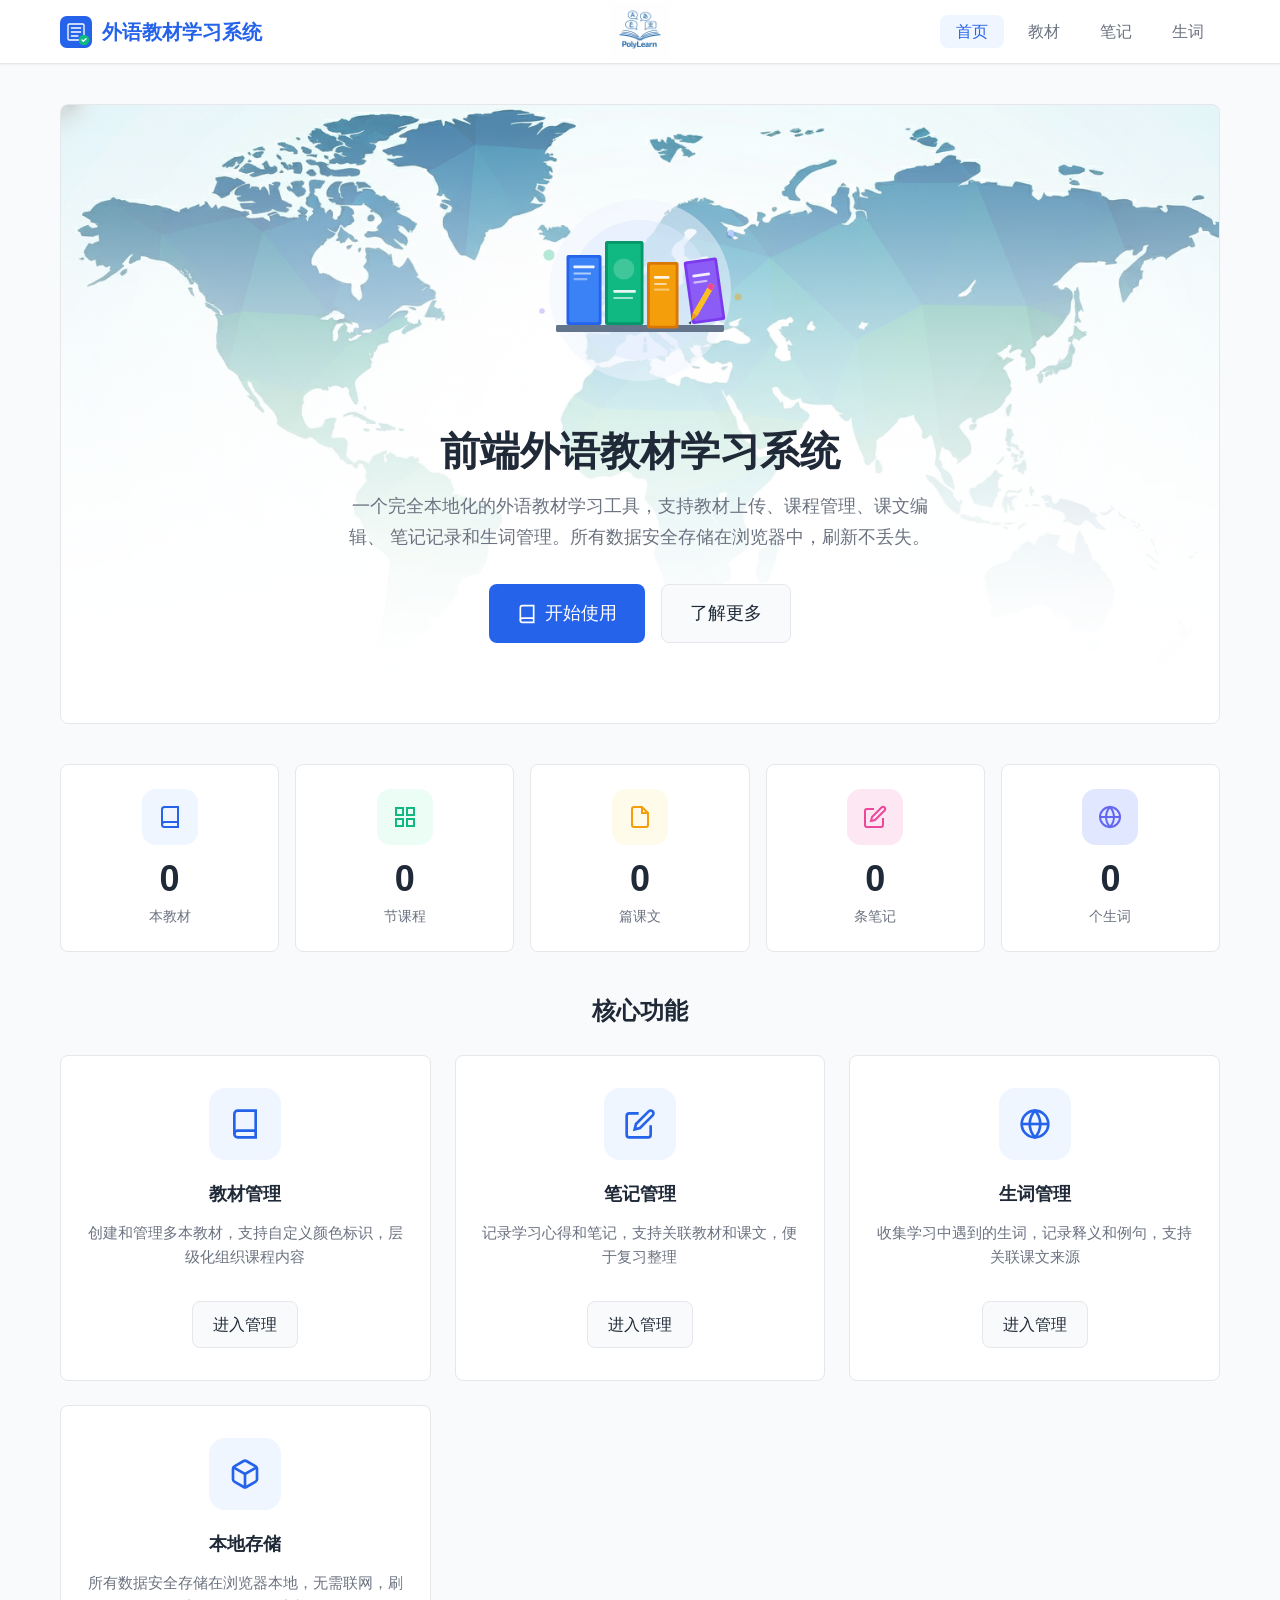
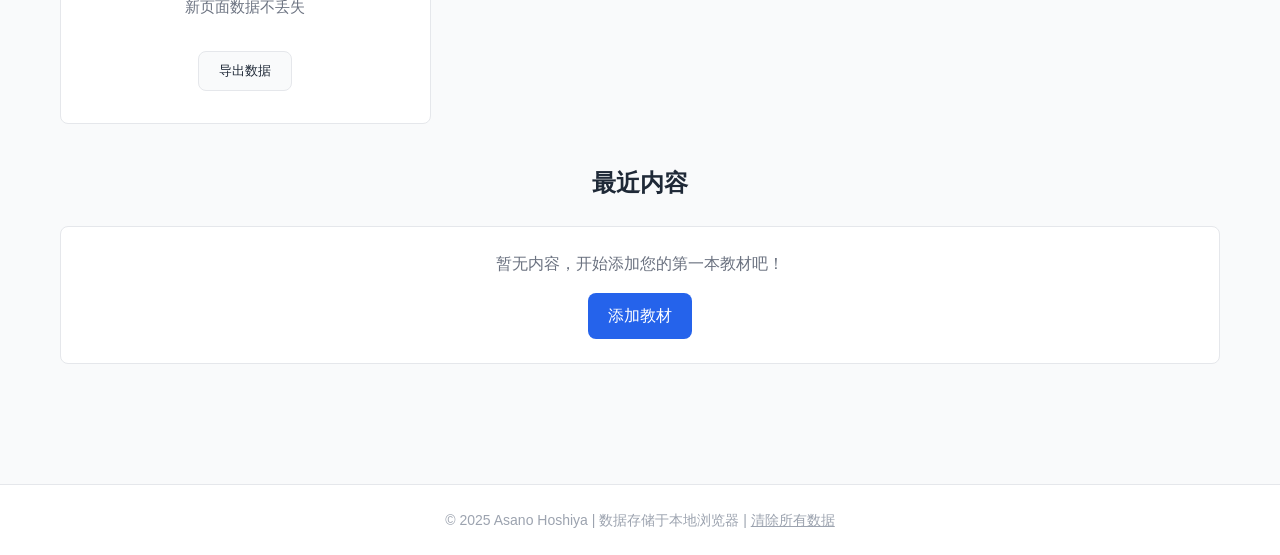
<file: index.html>
<!DOCTYPE html>
<html lang="zh-CN">
<head>
    <meta charset="UTF-8">
    <meta name="viewport" content="width=device-width, initial-scale=1.0">
    <meta name="description" content="前端外语教材学习系统 - 本地化教材、课程、课文管理工具">
    <title>外语教材学习系统 - 首页</title>
    <link rel="stylesheet" href="css/style.css">
    <link rel="stylesheet" href="css/index.css">
</head>
<body>
    <!-- ========== 导航栏 ========== -->
    <nav class="navbar">
        <div class="navbar-container">
            <a href="index.html" class="navbar-logo">
                <img src="images/logo.svg" alt="Logo">
                <span>外语教材学习系统</span>
            </a>

            <button class="navbar-toggle" aria-label="切换菜单">
                <span></span>
                <span></span>
                <span></span>
            </button>

            <!-- 中央 Logo -->
            <div class="navbar-center-logo">
                <img src="images/Logo.png" alt="Center Logo">
                <!-- 或者用占位符 -->
                <!-- <div class="logo-placeholder">LOGO</div> -->
            </div>

            <ul class="navbar-menu">
                <li><a href="index.html" class="navbar-link active">首页</a></li>
                <li><a href="textbooks.html" class="navbar-link">教材</a></li>
                <li><a href="notes.html" class="navbar-link">笔记</a></li>
                <li><a href="vocabulary.html" class="navbar-link">生词</a></li>
            </ul>
        </div>
    </nav>

    <!-- ========== 主内容区域 ========== -->
    <main class="main-content">
        <!-- Hero 区域 -->
        <section class="hero">
            <img src="images/hero-books.svg" alt="教材管理" class="hero-image">
            <h1 class="hero-title">前端外语教材学习系统</h1>
            <p class="hero-description">
                一个完全本地化的外语教材学习工具，支持教材上传、课程管理、课文编辑、
                笔记记录和生词管理。所有数据安全存储在浏览器中，刷新不丢失。
            </p>
            <div class="hero-actions">
                <a href="textbooks.html" class="btn btn-primary btn-lg">
                    <svg width="20" height="20" viewBox="0 0 24 24" fill="none" stroke="currentColor" stroke-width="2">
                        <path d="M4 19.5A2.5 2.5 0 0 1 6.5 17H20"></path>
                        <path d="M6.5 2H20v20H6.5A2.5 2.5 0 0 1 4 19.5v-15A2.5 2.5 0 0 1 6.5 2z"></path>
                    </svg>
                    开始使用
                </a>
                <a href="#features" class="btn btn-secondary btn-lg">了解更多</a>
            </div>
        </section>

        <!-- 数据统计 -->
        <section class="stats-section mb-4">
            <div class="stats-grid" id="stats-grid">
                <div class="stat-card">
                    <div class="stat-icon" style="background-color: var(--primary-light); color: var(--primary-color);">
                        <svg width="24" height="24" viewBox="0 0 24 24" fill="none" stroke="currentColor" stroke-width="2">
                            <path d="M4 19.5A2.5 2.5 0 0 1 6.5 17H20"></path>
                            <path d="M6.5 2H20v20H6.5A2.5 2.5 0 0 1 4 19.5v-15A2.5 2.5 0 0 1 6.5 2z"></path>
                        </svg>
                    </div>
                    <div class="stat-value" id="stat-textbooks">0</div>
                    <div class="stat-label">本教材</div>
                </div>
                <div class="stat-card">
                    <div class="stat-icon" style="background-color: var(--success-light); color: var(--success-color);">
                        <svg width="24" height="24" viewBox="0 0 24 24" fill="none" stroke="currentColor" stroke-width="2">
                            <rect x="3" y="3" width="7" height="7"></rect>
                            <rect x="14" y="3" width="7" height="7"></rect>
                            <rect x="14" y="14" width="7" height="7"></rect>
                            <rect x="3" y="14" width="7" height="7"></rect>
                        </svg>
                    </div>
                    <div class="stat-value" id="stat-courses">0</div>
                    <div class="stat-label">节课程</div>
                </div>
                <div class="stat-card">
                    <div class="stat-icon" style="background-color: var(--warning-light); color: var(--warning-color);">
                        <svg width="24" height="24" viewBox="0 0 24 24" fill="none" stroke="currentColor" stroke-width="2">
                            <path d="M14 2H6a2 2 0 0 0-2 2v16a2 2 0 0 0 2 2h12a2 2 0 0 0 2-2V8z"></path>
                            <polyline points="14 2 14 8 20 8"></polyline>
                        </svg>
                    </div>
                    <div class="stat-value" id="stat-lessons">0</div>
                    <div class="stat-label">篇课文</div>
                </div>
                <div class="stat-card">
                    <div class="stat-icon" style="background-color: #fce7f3; color: #ec4899;">
                        <svg width="24" height="24" viewBox="0 0 24 24" fill="none" stroke="currentColor" stroke-width="2">
                            <path d="M11 4H4a2 2 0 0 0-2 2v14a2 2 0 0 0 2 2h14a2 2 0 0 0 2-2v-7"></path>
                            <path d="M18.5 2.5a2.121 2.121 0 0 1 3 3L12 15l-4 1 1-4 9.5-9.5z"></path>
                        </svg>
                    </div>
                    <div class="stat-value" id="stat-notes">0</div>
                    <div class="stat-label">条笔记</div>
                </div>
                <div class="stat-card">
                    <div class="stat-icon" style="background-color: #e0e7ff; color: #6366f1;">
                        <svg width="24" height="24" viewBox="0 0 24 24" fill="none" stroke="currentColor" stroke-width="2">
                            <circle cx="12" cy="12" r="10"></circle>
                            <line x1="2" y1="12" x2="22" y2="12"></line>
                            <path d="M12 2a15.3 15.3 0 0 1 4 10 15.3 15.3 0 0 1-4 10 15.3 15.3 0 0 1-4-10 15.3 15.3 0 0 1 4-10z"></path>
                        </svg>
                    </div>
                    <div class="stat-value" id="stat-vocabulary">0</div>
                    <div class="stat-label">个生词</div>
                </div>
            </div>
        </section>

        <!-- 功能介绍 -->
        <section class="features-section" id="features">
            <h2 class="section-title">核心功能</h2>
            <div class="card-grid">
                <!-- 教材管理 -->
                <div class="card feature-card">
                    <div class="feature-icon">
                        <svg width="32" height="32" viewBox="0 0 24 24" fill="none" stroke="currentColor" stroke-width="2">
                            <path d="M4 19.5A2.5 2.5 0 0 1 6.5 17H20"></path>
                            <path d="M6.5 2H20v20H6.5A2.5 2.5 0 0 1 4 19.5v-15A2.5 2.5 0 0 1 6.5 2z"></path>
                        </svg>
                    </div>
                    <h3 class="feature-title">教材管理</h3>
                    <p class="feature-description">
                        创建和管理多本教材，支持自定义颜色标识，层级化组织课程内容
                    </p>
                    <a href="textbooks.html" class="btn btn-secondary mt-2">进入管理</a>
                </div>

                <!-- 笔记管理 -->
                <div class="card feature-card">
                    <div class="feature-icon">
                        <svg width="32" height="32" viewBox="0 0 24 24" fill="none" stroke="currentColor" stroke-width="2">
                            <path d="M11 4H4a2 2 0 0 0-2 2v14a2 2 0 0 0 2 2h14a2 2 0 0 0 2-2v-7"></path>
                            <path d="M18.5 2.5a2.121 2.121 0 0 1 3 3L12 15l-4 1 1-4 9.5-9.5z"></path>
                        </svg>
                    </div>
                    <h3 class="feature-title">笔记管理</h3>
                    <p class="feature-description">
                        记录学习心得和笔记，支持关联教材和课文，便于复习整理
                    </p>
                    <a href="notes.html" class="btn btn-secondary mt-2">进入管理</a>
                </div>

                <!-- 生词管理 -->
                <div class="card feature-card">
                    <div class="feature-icon">
                        <svg width="32" height="32" viewBox="0 0 24 24" fill="none" stroke="currentColor" stroke-width="2">
                            <circle cx="12" cy="12" r="10"></circle>
                            <line x1="2" y1="12" x2="22" y2="12"></line>
                            <path d="M12 2a15.3 15.3 0 0 1 4 10 15.3 15.3 0 0 1-4 10 15.3 15.3 0 0 1-4-10 15.3 15.3 0 0 1 4-10z"></path>
                        </svg>
                    </div>
                    <h3 class="feature-title">生词管理</h3>
                    <p class="feature-description">
                        收集学习中遇到的生词，记录释义和例句，支持关联课文来源
                    </p>
                    <a href="vocabulary.html" class="btn btn-secondary mt-2">进入管理</a>
                </div>

                <!-- 本地存储 -->
                <div class="card feature-card">
                    <div class="feature-icon">
                        <svg width="32" height="32" viewBox="0 0 24 24" fill="none" stroke="currentColor" stroke-width="2">
                            <path d="M21 16V8a2 2 0 0 0-1-1.73l-7-4a2 2 0 0 0-2 0l-7 4A2 2 0 0 0 3 8v8a2 2 0 0 0 1 1.73l7 4a2 2 0 0 0 2 0l7-4A2 2 0 0 0 21 16z"></path>
                            <polyline points="3.27 6.96 12 12.01 20.73 6.96"></polyline>
                            <line x1="12" y1="22.08" x2="12" y2="12"></line>
                        </svg>
                    </div>
                    <h3 class="feature-title">本地存储</h3>
                    <p class="feature-description">
                        所有数据安全存储在浏览器本地，无需联网，刷新页面数据不丢失
                    </p>
                    <button class="btn btn-secondary mt-2" id="export-data-btn">导出数据</button>
                </div>
            </div>
        </section>

        <!-- 最近更新 -->
        <section class="recent-section mt-4" id="recent-section">
            <h2 class="section-title">最近内容</h2>
            <div class="card">
                <div id="recent-list">
                    <!-- 动态加载最近内容 -->
                </div>
                <div id="recent-empty" class="text-center p-3" style="display: none;">
                    <p style="color: var(--text-secondary);">暂无内容，开始添加您的第一本教材吧！</p>
                    <a href="textbooks.html" class="btn btn-primary mt-2">添加教材</a>
                </div>
            </div>
        </section>
    </main>

    <!-- ========== 页脚 ========== -->
    <footer class="footer">
        <p>© 2025 Asano Hoshiya | 数据存储于本地浏览器 |
            <button class="footer-link" id="clear-data-btn">清除所有数据</button>
        </p>
    </footer>

    <script src="js/main.js"></script>
    <script src="js/index.js"></script>
</body>
</html>
</file>
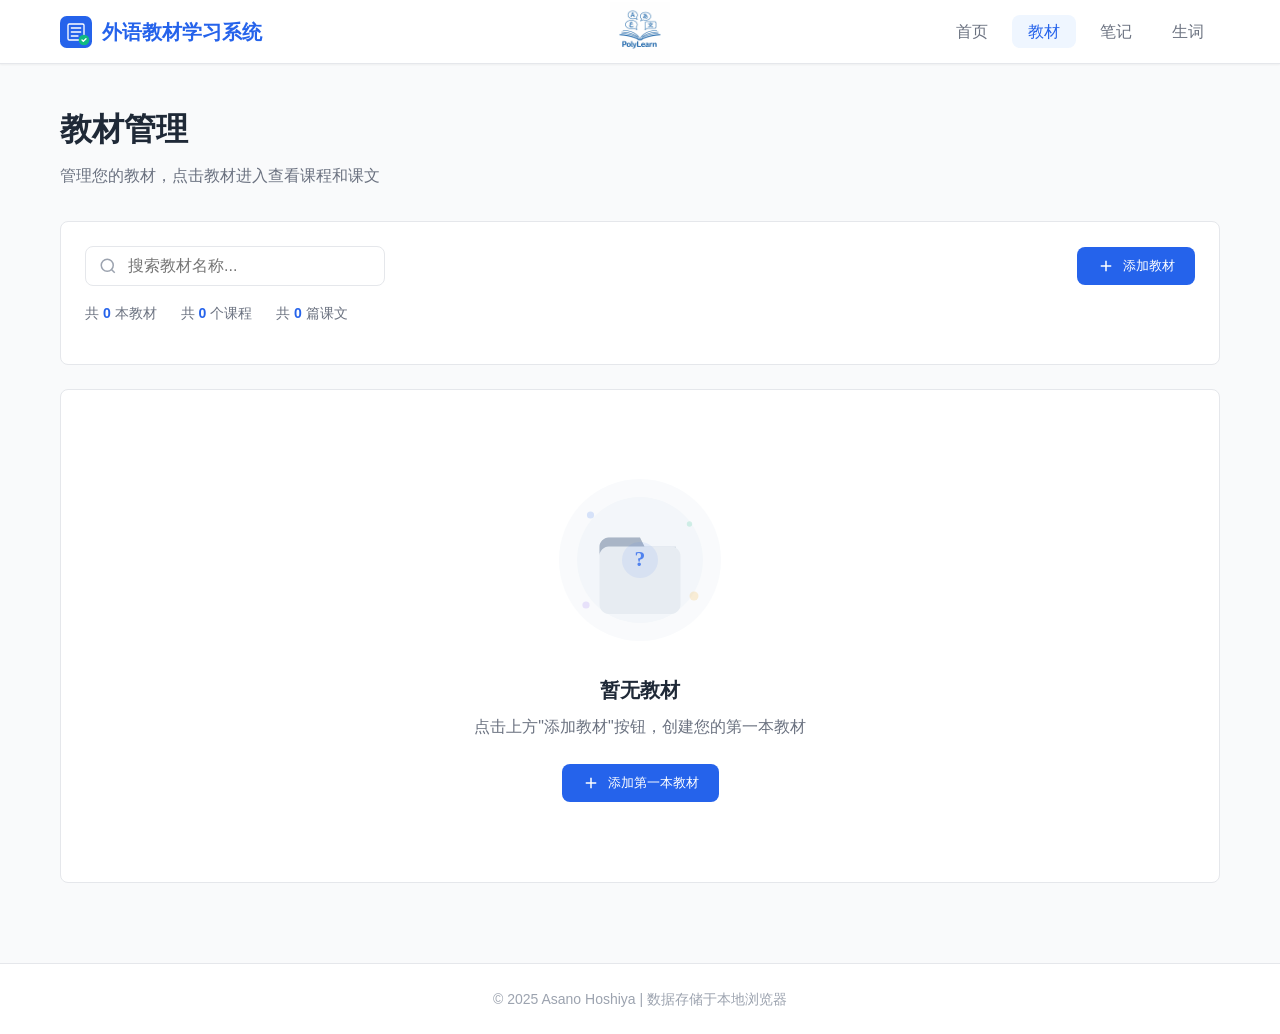
<file: course-detail.html>
<!DOCTYPE html>
<html lang="zh-CN">
<head>
    <meta charset="UTF-8">
    <meta name="viewport" content="width=device-width, initial-scale=1.0">
    <meta name="description" content="课程详情 - 前端外语教材学习系统">
    <title>课程详情</title>
    <link rel="stylesheet" href="css/style.css">
    <link rel="stylesheet" href="css/course-detail.css">
</head>
<body>
    <!-- ========== 导航栏 ========== -->
    <nav class="navbar">
        <div class="navbar-container">
            <a href="index.html" class="navbar-logo">
                <img src="images/logo.svg" alt="Logo">
                <span>外语教材学习系统</span>
            </a>

            <button class="navbar-toggle" aria-label="切换菜单">
                <span></span>
                <span></span>
                <span></span>
            </button>

            <div class="navbar-center-logo">
                <img src="images/Logo.png" alt="Center Logo">
                <!-- 或者用占位符 -->
                <!-- <div class="logo-placeholder">LOGO</div> -->
            </div>

            <ul class="navbar-menu">
                <li><a href="index.html" class="navbar-link">首页</a></li>
                <li><a href="textbooks.html" class="navbar-link active">教材</a></li>
                <li><a href="notes.html" class="navbar-link">笔记</a></li>
                <li><a href="vocabulary.html" class="navbar-link">生词</a></li>
            </ul>
        </div>
    </nav>

    <!-- ========== 主内容区域 ========== -->
    <main class="main-content">
        <!-- 面包屑导航 -->
        <nav class="breadcrumb">
            <a href="index.html">首页</a>
            <span class="breadcrumb-separator">/</span>
            <a href="textbooks.html">教材管理</a>
            <span class="breadcrumb-separator">/</span>
            <a href="#" id="breadcrumb-textbook">教材</a>
            <span class="breadcrumb-separator">/</span>
            <span class="breadcrumb-current" id="breadcrumb-current">课程详情</span>
        </nav>

        <!-- 课程信息头部 -->
        <div class="card mb-3" id="course-header">
            <div class="course-info">
                <div class="course-info-main">
                    <div class="course-title-row">
                        <span class="course-number-large" id="course-number">1</span>
                        <div>
                            <h1 class="page-title" id="course-name">加载中...</h1>
                            <p class="page-subtitle" id="course-description"></p>
                        </div>
                    </div>
                </div>
                <div class="course-info-actions">
                    <button class="btn btn-secondary" id="edit-course-btn">
                        <svg width="16" height="16" viewBox="0 0 24 24" fill="none" stroke="currentColor" stroke-width="2">
                            <path d="M11 4H4a2 2 0 0 0-2 2v14a2 2 0 0 0 2 2h14a2 2 0 0 0 2-2v-7"></path>
                            <path d="M18.5 2.5a2.121 2.121 0 0 1 3 3L12 15l-4 1 1-4 9.5-9.5z"></path>
                        </svg>
                        编辑课程
                    </button>
                </div>
            </div>
            <div class="course-stats mt-2">
                <span class="tag tag-primary">
                    所属教材：<span id="textbook-name">-</span>
                </span>
                <span class="tag tag-success">
                    <svg width="12" height="12" viewBox="0 0 24 24" fill="none" stroke="currentColor" stroke-width="2">
                        <path d="M14 2H6a2 2 0 0 0-2 2v16a2 2 0 0 0 2 2h12a2 2 0 0 0 2-2V8z"></path>
                        <polyline points="14 2 14 8 20 8"></polyline>
                    </svg>
                    <span id="lesson-count">0</span> 篇课文
                </span>
            </div>
        </div>

        <!-- 工具栏 -->
        <div class="card mb-3">
            <div class="toolbar">
                <div class="toolbar-left">
                    <div class="search-box">
                        <svg width="18" height="18" viewBox="0 0 24 24" fill="none" stroke="currentColor" stroke-width="2">
                            <circle cx="11" cy="11" r="8"></circle>
                            <path d="M21 21l-4.35-4.35"></path>
                        </svg>
                        <input type="text" id="search-input" placeholder="搜索课文标题...">
                    </div>

                    <!-- 类型筛选 -->
                    <select class="filter-select" id="filter-type">
                        <option value="">所有类型</option>
                        <option value="dialogue">对话式</option>
                        <option value="article">整体式</option>
                    </select>
                </div>

                <button class="btn btn-primary" id="add-lesson-btn">
                    <svg width="18" height="18" viewBox="0 0 24 24" fill="none" stroke="currentColor" stroke-width="2">
                        <line x1="12" y1="5" x2="12" y2="19"></line>
                        <line x1="5" y1="12" x2="19" y2="12"></line>
                    </svg>
                    添加课文
                </button>
            </div>
        </div>

        <!-- 课文列表 -->
        <div id="lesson-list" class="card-grid">
            <!-- 课文卡片将通过 JS 动态加载 -->
        </div>

        <!-- 空状态 -->
        <div id="empty-state" class="empty-state card" style="display: none;">
            <img src="images/empty-state.svg" alt="暂无数据">
            <h3>暂无课文</h3>
            <p>点击上方"添加课文"按钮，为这个课程创建第一篇课文</p>
            <button class="btn btn-primary" id="empty-add-btn">
                <svg width="18" height="18" viewBox="0 0 24 24" fill="none" stroke="currentColor" stroke-width="2">
                    <line x1="12" y1="5" x2="12" y2="19"></line>
                    <line x1="5" y1="12" x2="19" y2="12"></line>
                </svg>
                添加第一篇课文
            </button>
        </div>
    </main>

    <!-- ========== 编辑课程模态框 ========== -->
    <div class="modal-overlay" id="course-modal">
        <div class="modal">
            <div class="modal-header">
                <h2 class="modal-title">编辑课程</h2>
                <button class="modal-close" id="course-modal-close" aria-label="关闭">
                    <svg width="20" height="20" viewBox="0 0 24 24" fill="none" stroke="currentColor" stroke-width="2">
                        <line x1="18" y1="6" x2="6" y2="18"></line>
                        <line x1="6" y1="6" x2="18" y2="18"></line>
                    </svg>
                </button>
            </div>

            <form id="course-form">
                <div class="modal-body">
                    <div class="form-group">
                        <label class="form-label" for="edit-course-name">
                            课程名称 <span class="required">*</span>
                        </label>
                        <input type="text" class="form-input" id="edit-course-name"
                               placeholder="请输入课程名称" required maxlength="100">
                    </div>

                    <div class="form-group">
                        <label class="form-label" for="edit-course-description">
                            课程描述
                        </label>
                        <textarea class="form-textarea" id="edit-course-description"
                                  placeholder="请输入课程描述..." maxlength="500"
                                  style="min-height: 80px;"></textarea>
                    </div>

                    <div class="form-group">
                        <label class="form-label" for="edit-course-order">
                            排序序号
                        </label>
                        <input type="number" class="form-input" id="edit-course-order"
                               placeholder="输入数字，数字越小越靠前" min="0" max="9999">
                    </div>
                </div>

                <div class="modal-footer">
                    <button type="button" class="btn btn-secondary" id="course-modal-cancel">取消</button>
                    <button type="submit" class="btn btn-primary">保存</button>
                </div>
            </form>
        </div>
    </div>

    <!-- ========== 添加课文模态框（选择类型） ========== -->
    <div class="modal-overlay" id="add-lesson-modal">
        <div class="modal" style="max-width: 550px;">
            <div class="modal-header">
                <h2 class="modal-title">添加课文</h2>
                <button class="modal-close" id="add-lesson-modal-close" aria-label="关闭">
                    <svg width="20" height="20" viewBox="0 0 24 24" fill="none" stroke="currentColor" stroke-width="2">
                        <line x1="18" y1="6" x2="6" y2="18"></line>
                        <line x1="6" y1="6" x2="18" y2="18"></line>
                    </svg>
                </button>
            </div>

            <div class="modal-body">
                <p class="mb-3" style="color: var(--text-secondary);">请选择课文类型：</p>

                <div class="lesson-type-cards">
                    <!-- 对话式 -->
                    <div class="lesson-type-card" data-type="dialogue">
                        <div class="lesson-type-icon">
                            <svg width="48" height="48" viewBox="0 0 24 24" fill="none" stroke="currentColor" stroke-width="1.5">
                                <path d="M21 15a2 2 0 0 1-2 2H7l-4 4V5a2 2 0 0 1 2-2h14a2 2 0 0 1 2 2z"></path>
                            </svg>
                        </div>
                        <h3 class="lesson-type-title">对话式</h3>
                        <p class="lesson-type-description">
                            类似微信聊天的对话形式，适合录入人物对话、剧本等内容
                        </p>
                        <div class="lesson-type-preview">
                            <div class="preview-bubble left">Hello!</div>
                            <div class="preview-bubble right">Hi there!</div>
                        </div>
                    </div>

                    <!-- 整体式 -->
                    <div class="lesson-type-card" data-type="article">
                        <div class="lesson-type-icon">
                            <svg width="48" height="48" viewBox="0 0 24 24" fill="none" stroke="currentColor" stroke-width="1.5">
                                <path d="M14 2H6a2 2 0 0 0-2 2v16a2 2 0 0 0 2 2h12a2 2 0 0 0 2-2V8z"></path>
                                <polyline points="14 2 14 8 20 8"></polyline>
                                <line x1="16" y1="13" x2="8" y2="13"></line>
                                <line x1="16" y1="17" x2="8" y2="17"></line>
                                <polyline points="10 9 9 9 8 9"></polyline>
                            </svg>
                        </div>
                        <h3 class="lesson-type-title">整体式</h3>
                        <p class="lesson-type-description">
                            类似 Word 文档的文章形式，支持富文本编辑
                        </p>
                        <div class="lesson-type-preview">
                            <div class="preview-line" style="width: 100%;"></div>
                            <div class="preview-line" style="width: 80%;"></div>
                            <div class="preview-line" style="width: 90%;"></div>
                        </div>
                    </div>
                </div>
            </div>

            <div class="modal-footer">
                <button type="button" class="btn btn-secondary" id="add-lesson-modal-cancel">取消</button>
            </div>
        </div>
    </div>

    <!-- ========== 确认删除模态框 ========== -->
    <div class="modal-overlay" id="confirm-modal">
        <div class="modal" style="max-width: 400px;">
            <div class="modal-header">
                <h2 class="modal-title">确认删除</h2>
                <button class="modal-close" id="confirm-modal-close" aria-label="关闭">
                    <svg width="20" height="20" viewBox="0 0 24 24" fill="none" stroke="currentColor" stroke-width="2">
                        <line x1="18" y1="6" x2="6" y2="18"></line>
                        <line x1="6" y1="6" x2="18" y2="18"></line>
                    </svg>
                </button>
            </div>
            <div class="modal-body">
                <p id="confirm-message">确定要删除这篇课文吗？此操作不可恢复。</p>
                <input type="hidden" id="delete-lesson-id">
            </div>
            <div class="modal-footer">
                <button type="button" class="btn btn-secondary" id="confirm-modal-cancel">取消</button>
                <button type="button" class="btn btn-danger" id="confirm-delete-btn">确认删除</button>
            </div>
        </div>
    </div>

    <!-- ========== 页脚 ========== -->
    <footer class="footer">
        <p>© 2025 Asano Hoshiya | 数据存储于本地浏览器</p>
    </footer>

    <script src="js/main.js"></script>
    <script src="js/course-detail.js"></script>
</body>
</html>
</file>
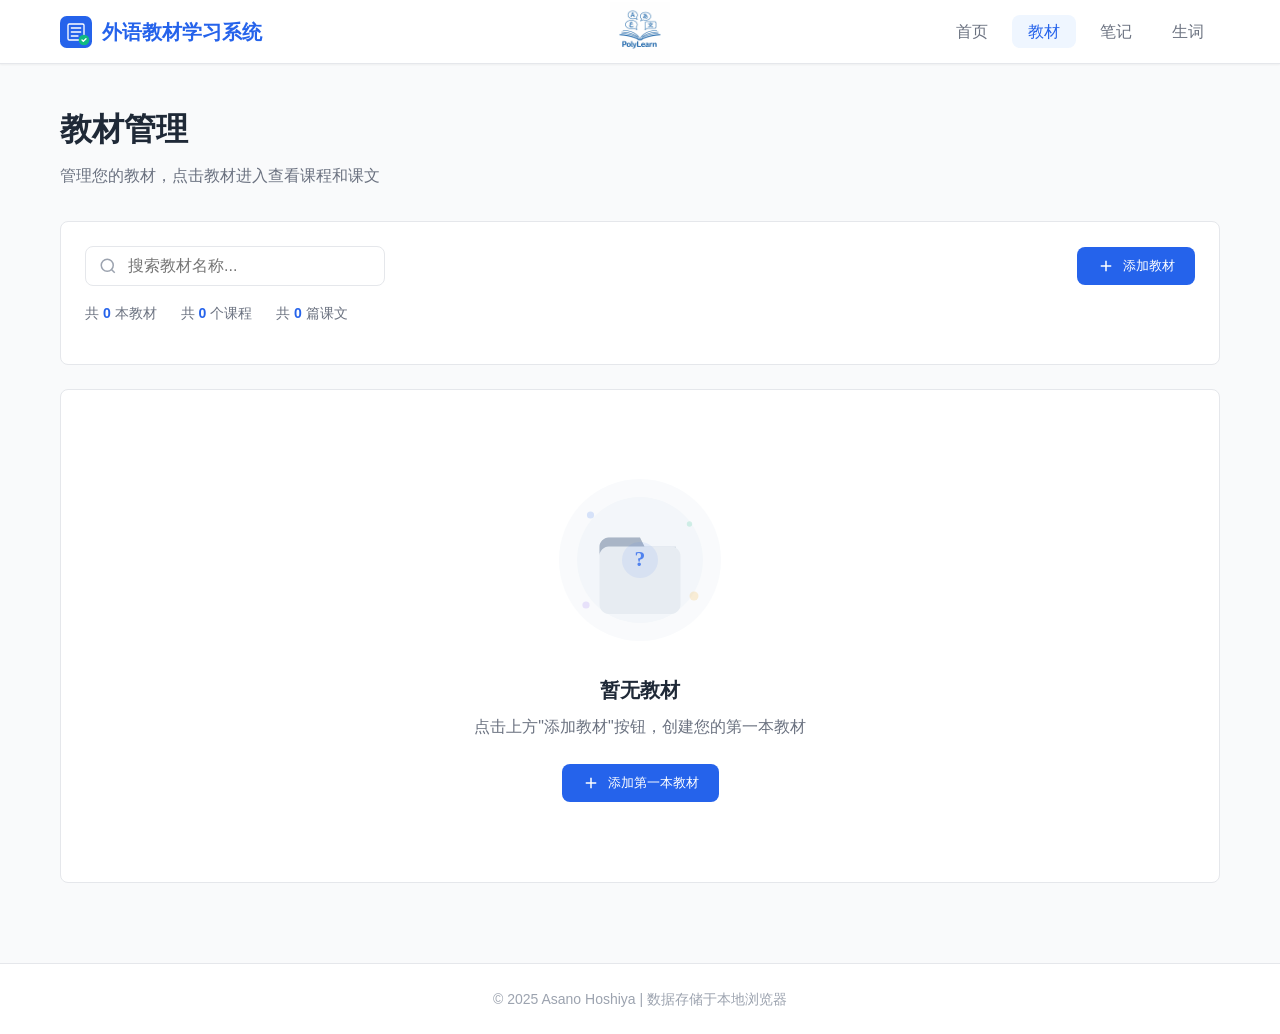
<file: lesson-edit.html>
<!DOCTYPE html>
<html lang="zh-CN">
<head>
    <meta charset="UTF-8">
    <meta name="viewport" content="width=device-width, initial-scale=1.0">
    <meta name="description" content="课文编辑">
    <title>课文编辑</title>
    <link rel="stylesheet" href="css/style.css">
    <link rel="stylesheet" href="css/lesson-edit.css">
</head>
<body>
    <!-- ========== 导航栏 ========== -->
    <nav class="navbar">
        <div class="navbar-container">
            <a href="index.html" class="navbar-logo">
                <img src="images/logo.svg" alt="Logo">
                <span>外语教材学习系统</span>
            </a>

            <button class="navbar-toggle" aria-label="切换菜单">
                <span></span>
                <span></span>
                <span></span>
            </button>

            <div class="navbar-center-logo">
                <img src="images/Logo.png" alt="Center Logo">
                <!-- 或者用占位符 -->
                <!-- <div class="logo-placeholder">LOGO</div> -->
            </div>

            <ul class="navbar-menu">
                <li><a href="index.html" class="navbar-link">首页</a></li>
                <li><a href="textbooks.html" class="navbar-link active">教材</a></li>
                <li><a href="notes.html" class="navbar-link">笔记</a></li>
                <li><a href="vocabulary.html" class="navbar-link">生词</a></li>
            </ul>
        </div>
    </nav>

    <!-- ========== 主内容区域 ========== -->
    <main class="main-content">
        <!-- 面包屑导航 -->
        <nav class="breadcrumb">
            <a href="index.html">首页</a>
            <span class="breadcrumb-separator">/</span>
            <a href="textbooks.html">教材管理</a>
            <span class="breadcrumb-separator">/</span>
            <a href="#" id="breadcrumb-textbook">教材</a>
            <span class="breadcrumb-separator">/</span>
            <a href="#" id="breadcrumb-course">课程</a>
            <span class="breadcrumb-separator">/</span>
            <span class="breadcrumb-current" id="breadcrumb-current">新建课文</span>
        </nav>

        <!-- 编辑区域容器 -->
        <div class="lesson-editor-container">
            <!-- 左侧：编辑器主体 -->
            <div class="editor-main">
                <!-- 基本信息卡片 -->
                <div class="card mb-3">
                    <div class="form-row">
                        <div class="form-group" style="flex: 2;">
                            <label class="form-label" for="lesson-title">
                                课文标题 <span class="required">*</span>
                            </label>
                            <input type="text" class="form-input" id="lesson-title"
                                   placeholder="请输入课文标题" required maxlength="100">
                        </div>
                        <div class="form-group" style="flex: 1;">
                            <label class="form-label" for="lesson-order">排序序号</label>
                            <input type="number" class="form-input" id="lesson-order"
                                   placeholder="可选" min="0" max="9999">
                        </div>
                    </div>
                </div>

                <!-- ==================== 对话式编辑器 ==================== -->
                <div class="card editor-card" id="dialogue-editor" style="display: none;">
                    <div class="editor-header">
                        <h3>对话内容</h3>
                        <span class="tag tag-primary">对话式</span>
                    </div>

                    <!-- 角色管理区域 -->
                    <div class="dialogue-speakers">
                        <div class="speakers-header">
                            <label class="form-label">对话角色</label>
                            <button type="button" class="btn btn-secondary btn-sm" id="add-speaker-btn">
                                <svg width="14" height="14" viewBox="0 0 24 24" fill="none" stroke="currentColor" stroke-width="2">
                                    <line x1="12" y1="5" x2="12" y2="19"></line>
                                    <line x1="5" y1="12" x2="19" y2="12"></line>
                                </svg>
                                添加角色
                            </button>
                        </div>
                        <div class="speaker-list" id="speaker-list">
                            <!-- 角色卡片动态生成 -->
                        </div>
                    </div>

                    <!-- 对话预览区域 -->
                    <div class="dialogue-preview-container">
                        <label class="form-label">对话预览</label>
                        <div class="dialogue-preview" id="dialogue-preview">
                            <div class="dialogue-empty">
                                <svg width="48" height="48" viewBox="0 0 24 24" fill="none" stroke="currentColor" stroke-width="1.5">
                                    <path d="M21 15a2 2 0 0 1-2 2H7l-4 4V5a2 2 0 0 1 2-2h14a2 2 0 0 1 2 2z"></path>
                                </svg>
                                <p>暂无对话内容</p>
                                <span>在下方选择角色并输入对话</span>
                            </div>
                        </div>
                    </div>

                    <!-- 对话输入区域 -->
                    <div class="dialogue-input-area">
                        <div class="dialogue-input-row">
                            <select class="form-select" id="current-speaker">
                                <option value="">选择角色</option>
                            </select>
                            <select class="form-select" id="current-position">
                                <option value="left">居左</option>
                                <option value="right">居右</option>
                            </select>
                            <div class="dialogue-input-wrapper">
                                <textarea id="dialogue-input"
                                          placeholder="输入对话内容，Enter 发送，Shift+Enter 换行，选中文本按 Ctrl+1~9 添加替换标记"
                                          rows="1"></textarea>
                                <button type="button" class="mark-replaceable-btn" id="mark-replaceable-btn" title="标记选中文本为可替换 (Ctrl+1~9)">
                                    <svg width="16" height="16" viewBox="0 0 24 24" fill="none" stroke="currentColor" stroke-width="2">
                                        <path d="M4 7V4h16v3"></path>
                                        <path d="M9 20h6"></path>
                                        <path d="M12 4v16"></path>
                                    </svg>
                                </button>
                            </div>
                            <button type="button" class="btn btn-primary" id="send-dialogue-btn">
                                <svg width="18" height="18" viewBox="0 0 24 24" fill="none" stroke="currentColor" stroke-width="2">
                                    <line x1="22" y1="2" x2="11" y2="13"></line>
                                    <polygon points="22 2 15 22 11 13 2 9 22 2"></polygon>
                                </svg>
                            </button>
                        </div>
                        <div class="input-hint" id="dialogue-input-hint" style="display: none;">
                            <span class="hint-tag">当前标记: <strong id="current-mark-count">0</strong> 个</span>
                        </div>
                    </div>
                </div>

                <!-- ==================== 整体式编辑器（富文本） ==================== -->
                <div class="card editor-card" id="article-editor" style="display: none;">
                    <div class="editor-header">
                        <h3>课文内容</h3>
                        <span class="tag tag-success">整体式</span>
                    </div>

                    <!-- 富文本编辑器 -->
                    <div class="richtext-editor" id="richtext-editor">
                        <!-- 工具栏 -->
                        <div class="richtext-toolbar">
                            <!-- 字体选择 -->
                            <select class="toolbar-select" id="font-family" title="字体">
                                <option value="inherit">默认字体</option>
                                <option value="SimSun, serif">宋体</option>
                                <option value="SimHei, sans-serif">黑体</option>
                                <option value="Microsoft YaHei, sans-serif">微软雅黑</option>
                                <option value="KaiTi, serif">楷体</option>
                                <option value="Arial, sans-serif">Arial</option>
                                <option value="Times New Roman, serif">Times New Roman</option>
                                <option value="Georgia, serif">Georgia</option>
                            </select>

                            <!-- 字号选择 -->
                            <select class="toolbar-select" id="font-size" title="字号">
                                <option value="12px">12px</option>
                                <option value="14px">14px</option>
                                <option value="16px" selected>16px</option>
                                <option value="18px">18px</option>
                                <option value="20px">20px</option>
                                <option value="24px">24px</option>
                                <option value="28px">28px</option>
                                <option value="32px">32px</option>
                                <option value="36px">36px</option>
                            </select>

                            <!-- 行距选择 -->
                            <select class="toolbar-select" id="line-height" title="行距">
                                <option value="1">1.0</option>
                                <option value="1.5">1.5</option>
                                <option value="1.8" selected>1.8</option>
                                <option value="2">2.0</option>
                                <option value="2.5">2.5</option>
                                <option value="3">3.0</option>
                            </select>

                            <span class="toolbar-separator"></span>

                            <!-- 文字颜色 -->
                            <div class="toolbar-color-group">
                                <button type="button" class="toolbar-btn color-apply-btn" id="text-color-apply-btn" title="文字颜色">
                                    <svg width="16" height="16" viewBox="0 0 24 24" fill="none" stroke="currentColor" stroke-width="2">
                                        <path d="M4 20h16"></path>
                                        <path d="M9.5 4h5L18 16H6L9.5 4z"></path>
                                    </svg>
                                    <span class="color-bar" id="text-color-bar" style="background-color: #000000;"></span>
                                </button>
                                <button type="button" class="toolbar-btn color-picker-btn" id="text-color-picker-btn" title="选择文字颜色">
                                    <svg width="12" height="12" viewBox="0 0 24 24" fill="none" stroke="currentColor" stroke-width="2">
                                        <polyline points="6 9 12 15 18 9"></polyline>
                                    </svg>
                                </button>
                                <input type="color" id="text-color-input" value="#000000" style="display: none;">
                            </div>

                            <!-- 背景颜色 -->
                            <div class="toolbar-color-group">
                                <button type="button" class="toolbar-btn color-apply-btn" id="bg-color-apply-btn" title="背景颜色">
                                    <svg width="16" height="16" viewBox="0 0 24 24" fill="none" stroke="currentColor" stroke-width="2">
                                        <path d="M12 2.69l5.66 5.66a8 8 0 1 1-11.31 0z"></path>
                                    </svg>
                                    <span class="color-bar" id="bg-color-bar" style="background-color: #ffff00;"></span>
                                </button>
                                <button type="button" class="toolbar-btn color-picker-btn" id="bg-color-picker-btn" title="选择背景颜色">
                                    <svg width="12" height="12" viewBox="0 0 24 24" fill="none" stroke="currentColor" stroke-width="2">
                                        <polyline points="6 9 12 15 18 9"></polyline>
                                    </svg>
                                </button>
                                <input type="color" id="bg-color-input" value="#ffff00" style="display: none;">
                            </div>

                            <span class="toolbar-separator"></span>

                            <!-- 格式按钮 -->
                            <button type="button" class="toolbar-btn" data-command="bold" title="粗体 (Ctrl+B)">
                                <svg width="16" height="16" viewBox="0 0 24 24" fill="none" stroke="currentColor" stroke-width="2">
                                    <path d="M6 4h8a4 4 0 0 1 4 4 4 4 0 0 1-4 4H6z"></path>
                                    <path d="M6 12h9a4 4 0 0 1 4 4 4 4 0 0 1-4 4H6z"></path>
                                </svg>
                            </button>
                            <button type="button" class="toolbar-btn" data-command="italic" title="斜体 (Ctrl+I)">
                                <svg width="16" height="16" viewBox="0 0 24 24" fill="none" stroke="currentColor" stroke-width="2">
                                    <line x1="19" y1="4" x2="10" y2="4"></line>
                                    <line x1="14" y1="20" x2="5" y2="20"></line>
                                    <line x1="15" y1="4" x2="9" y2="20"></line>
                                </svg>
                            </button>
                            <button type="button" class="toolbar-btn" data-command="underline" title="下划线 (Ctrl+U)">
                                <svg width="16" height="16" viewBox="0 0 24 24" fill="none" stroke="currentColor" stroke-width="2">
                                    <path d="M6 3v7a6 6 0 0 0 6 6 6 6 0 0 0 6-6V3"></path>
                                    <line x1="4" y1="21" x2="20" y2="21"></line>
                                </svg>
                            </button>
                            <button type="button" class="toolbar-btn" data-command="strikeThrough" title="删除线">
                                <svg width="16" height="16" viewBox="0 0 24 24" fill="none" stroke="currentColor" stroke-width="2">
                                    <path d="M17.3 4.9c-2.3-.6-4.4-1-6.2-.9-2.7 0-5.3.7-5.3 3.6 0 1.5 1.8 3.3 3.6 3.9h.2"></path>
                                    <path d="M8.5 15c0 2.2 2.2 3.5 5 3.5 2.2 0 4.3-.5 5.8-1.5"></path>
                                    <line x1="3" y1="12" x2="21" y2="12"></line>
                                </svg>
                            </button>

                            <span class="toolbar-separator"></span>

                            <!-- 段落格式 -->
                            <select class="toolbar-select" id="format-block" title="段落格式">
                                <option value="p">正文</option>
                                <option value="h1">标题 1</option>
                                <option value="h2">标题 2</option>
                                <option value="h3">标题 3</option>
                                <option value="h4">标题 4</option>
                                <option value="blockquote">引用</option>
                            </select>

                            <span class="toolbar-separator"></span>

                            <!-- 列表 -->
                            <button type="button" class="toolbar-btn" data-command="insertUnorderedList" title="无序列表">
                                <svg width="16" height="16" viewBox="0 0 24 24" fill="none" stroke="currentColor" stroke-width="2">
                                    <line x1="8" y1="6" x2="21" y2="6"></line>
                                    <line x1="8" y1="12" x2="21" y2="12"></line>
                                    <line x1="8" y1="18" x2="21" y2="18"></line>
                                    <circle cx="4" cy="6" r="1" fill="currentColor"></circle>
                                    <circle cx="4" cy="12" r="1" fill="currentColor"></circle>
                                    <circle cx="4" cy="18" r="1" fill="currentColor"></circle>
                                </svg>
                            </button>
                            <button type="button" class="toolbar-btn" data-command="insertOrderedList" title="有序列表">
                                <svg width="16" height="16" viewBox="0 0 24 24" fill="none" stroke="currentColor" stroke-width="2">
                                    <line x1="10" y1="6" x2="21" y2="6"></line>
                                    <line x1="10" y1="12" x2="21" y2="12"></line>
                                    <line x1="10" y1="18" x2="21" y2="18"></line>
                                    <text x="4" y="8" font-size="8" fill="currentColor">1</text>
                                    <text x="4" y="14" font-size="8" fill="currentColor">2</text>
                                    <text x="4" y="20" font-size="8" fill="currentColor">3</text>
                                </svg>
                            </button>

                            <span class="toolbar-separator"></span>

                            <!-- 对齐 -->
                            <button type="button" class="toolbar-btn" data-command="justifyLeft" title="左对齐">
                                <svg width="16" height="16" viewBox="0 0 24 24" fill="none" stroke="currentColor" stroke-width="2">
                                    <line x1="17" y1="10" x2="3" y2="10"></line>
                                    <line x1="21" y1="6" x2="3" y2="6"></line>
                                    <line x1="21" y1="14" x2="3" y2="14"></line>
                                    <line x1="17" y1="18" x2="3" y2="18"></line>
                                </svg>
                            </button>
                            <button type="button" class="toolbar-btn" data-command="justifyCenter" title="居中对齐">
                                <svg width="16" height="16" viewBox="0 0 24 24" fill="none" stroke="currentColor" stroke-width="2">
                                    <line x1="18" y1="10" x2="6" y2="10"></line>
                                    <line x1="21" y1="6" x2="3" y2="6"></line>
                                    <line x1="21" y1="14" x2="3" y2="14"></line>
                                    <line x1="18" y1="18" x2="6" y2="18"></line>
                                </svg>
                            </button>
                            <button type="button" class="toolbar-btn" data-command="justifyRight" title="右对齐">
                                <svg width="16" height="16" viewBox="0 0 24 24" fill="none" stroke="currentColor" stroke-width="2">
                                    <line x1="21" y1="10" x2="7" y2="10"></line>
                                    <line x1="21" y1="6" x2="3" y2="6"></line>
                                    <line x1="21" y1="14" x2="3" y2="14"></line>
                                    <line x1="21" y1="18" x2="7" y2="18"></line>
                                </svg>
                            </button>

                            <span class="toolbar-separator"></span>

                            <!-- 缩进 -->
                            <button type="button" class="toolbar-btn" data-command="outdent" title="减少缩进">
                                <svg width="16" height="16" viewBox="0 0 24 24" fill="none" stroke="currentColor" stroke-width="2">
                                    <polyline points="7 8 3 12 7 16"></polyline>
                                    <line x1="21" y1="12" x2="11" y2="12"></line>
                                    <line x1="21" y1="6" x2="11" y2="6"></line>
                                    <line x1="21" y1="18" x2="11" y2="18"></line>
                                </svg>
                            </button>
                            <button type="button" class="toolbar-btn" data-command="indent" title="增加缩进">
                                <svg width="16" height="16" viewBox="0 0 24 24" fill="none" stroke="currentColor" stroke-width="2">
                                    <polyline points="3 8 7 12 3 16"></polyline>
                                    <line x1="21" y1="12" x2="11" y2="12"></line>
                                    <line x1="21" y1="6" x2="11" y2="6"></line>
                                    <line x1="21" y1="18" x2="11" y2="18"></line>
                                </svg>
                            </button>

                            <span class="toolbar-separator"></span>

                            <!-- 插入媒体 -->
                            <button type="button" class="toolbar-btn" id="insert-image-btn" title="插入图片">
                                <svg width="16" height="16" viewBox="0 0 24 24" fill="none" stroke="currentColor" stroke-width="2">
                                    <rect x="3" y="3" width="18" height="18" rx="2" ry="2"></rect>
                                    <circle cx="8.5" cy="8.5" r="1.5"></circle>
                                    <polyline points="21 15 16 10 5 21"></polyline>
                                </svg>
                            </button>
                            <button type="button" class="toolbar-btn" id="insert-video-btn" title="插入视频">
                                <svg width="16" height="16" viewBox="0 0 24 24" fill="none" stroke="currentColor" stroke-width="2">
                                    <polygon points="23 7 16 12 23 17 23 7"></polygon>
                                    <rect x="1" y="5" width="15" height="14" rx="2" ry="2"></rect>
                                </svg>
                            </button>
                            <button type="button" class="toolbar-btn" id="insert-audio-btn" title="插入音频">
                                <svg width="16" height="16" viewBox="0 0 24 24" fill="none" stroke="currentColor" stroke-width="2">
                                    <path d="M9 18V5l12-2v13"></path>
                                    <circle cx="6" cy="18" r="3"></circle>
                                    <circle cx="18" cy="16" r="3"></circle>
                                </svg>
                            </button>
                            <button type="button" class="toolbar-btn" id="insert-link-btn" title="插入链接">
                                <svg width="16" height="16" viewBox="0 0 24 24" fill="none" stroke="currentColor" stroke-width="2">
                                    <path d="M10 13a5 5 0 0 0 7.54.54l3-3a5 5 0 0 0-7.07-7.07l-1.72 1.71"></path>
                                    <path d="M14 11a5 5 0 0 0-7.54-.54l-3 3a5 5 0 0 0 7.07 7.07l1.71-1.71"></path>
                                </svg>
                            </button>
                            <button type="button" class="toolbar-btn" id="insert-table-btn" title="插入表格">
                                <svg width="16" height="16" viewBox="0 0 24 24" fill="none" stroke="currentColor" stroke-width="2">
                                    <rect x="3" y="3" width="18" height="18" rx="2" ry="2"></rect>
                                    <line x1="3" y1="9" x2="21" y2="9"></line>
                                    <line x1="3" y1="15" x2="21" y2="15"></line>
                                    <line x1="9" y1="3" x2="9" y2="21"></line>
                                    <line x1="15" y1="3" x2="15" y2="21"></line>
                                </svg>
                            </button>

                            <span class="toolbar-separator"></span>

                            <!-- 撤销重做 -->
                            <button type="button" class="toolbar-btn" data-command="undo" title="撤销 (Ctrl+Z)">
                                <svg width="16" height="16" viewBox="0 0 24 24" fill="none" stroke="currentColor" stroke-width="2">
                                    <polyline points="1 4 1 10 7 10"></polyline>
                                    <path d="M3.51 15a9 9 0 1 0 2.13-9.36L1 10"></path>
                                </svg>
                            </button>
                            <button type="button" class="toolbar-btn" data-command="redo" title="重做 (Ctrl+Y)">
                                <svg width="16" height="16" viewBox="0 0 24 24" fill="none" stroke="currentColor" stroke-width="2">
                                    <polyline points="23 4 23 10 17 10"></polyline>
                                    <path d="M20.49 15a9 9 0 1 1-2.12-9.36L23 10"></path>
                                </svg>
                            </button>

                            <span class="toolbar-separator"></span>

                            <!-- 清除格式 -->
                            <button type="button" class="toolbar-btn" data-command="removeFormat" title="清除格式">
                                <svg width="16" height="16" viewBox="0 0 24 24" fill="none" stroke="currentColor" stroke-width="2">
                                    <path d="M4 7V4h16v3"></path>
                                    <path d="M9 20h6"></path>
                                    <path d="M12 4v16"></path>
                                    <line x1="2" y1="2" x2="22" y2="22" stroke-width="2"></line>
                                </svg>
                            </button>
                        </div>

                        <!-- 编辑区域 -->
                        <div class="richtext-content-wrapper" id="richtext-content-wrapper">
                            <div class="richtext-content" id="richtext-content" contenteditable="true">
                                <p>在此输入课文内容...</p>
                            </div>
                        </div>
                    </div>

                    <!-- ========== 自定义颜色选择器 ========== -->
                    <div class="color-picker-popup" id="text-color-picker-popup" style="display: none;">
                        <div class="color-picker-header">
                            <span>文字颜色</span>
                            <button type="button" class="color-picker-close" id="text-color-picker-close">×</button>
                        </div>
                        <div class="color-picker-body">
                            <!-- 预设颜色 -->
                            <div class="color-preset-grid">
                                <button type="button" class="color-preset" data-color="#000000" style="background-color: #000000;" title="黑色"></button>
                                <button type="button" class="color-preset" data-color="#434343" style="background-color: #434343;" title="深灰"></button>
                                <button type="button" class="color-preset" data-color="#666666" style="background-color: #666666;" title="灰色"></button>
                                <button type="button" class="color-preset" data-color="#999999" style="background-color: #999999;" title="浅灰"></button>
                                <button type="button" class="color-preset" data-color="#b7b7b7" style="background-color: #b7b7b7;" title="更浅灰"></button>
                                <button type="button" class="color-preset" data-color="#cccccc" style="background-color: #cccccc;" title="浅灰2"></button>
                                <button type="button" class="color-preset" data-color="#d9d9d9" style="background-color: #d9d9d9;" title="浅灰3"></button>
                                <button type="button" class="color-preset" data-color="#efefef" style="background-color: #efefef;" title="极浅灰"></button>
                                <button type="button" class="color-preset" data-color="#f3f3f3" style="background-color: #f3f3f3;" title="几乎白"></button>
                                <button type="button" class="color-preset" data-color="#ffffff" style="background-color: #ffffff; border: 1px solid #ddd;" title="白色"></button>

                                <button type="button" class="color-preset" data-color="#ff0000" style="background-color: #ff0000;" title="红色"></button>
                                <button type="button" class="color-preset" data-color="#ff9900" style="background-color: #ff9900;" title="橙色"></button>
                                <button type="button" class="color-preset" data-color="#ffff00" style="background-color: #ffff00;" title="黄色"></button>
                                <button type="button" class="color-preset" data-color="#00ff00" style="background-color: #00ff00;" title="绿色"></button>
                                <button type="button" class="color-preset" data-color="#00ffff" style="background-color: #00ffff;" title="青色"></button>
                                <button type="button" class="color-preset" data-color="#0000ff" style="background-color: #0000ff;" title="蓝色"></button>
                                <button type="button" class="color-preset" data-color="#9900ff" style="background-color: #9900ff;" title="紫色"></button>
                                <button type="button" class="color-preset" data-color="#ff00ff" style="background-color: #ff00ff;" title="品红"></button>

                                <button type="button" class="color-preset" data-color="#f4cccc" style="background-color: #f4cccc;" title="浅红"></button>
                                <button type="button" class="color-preset" data-color="#fce5cd" style="background-color: #fce5cd;" title="浅橙"></button>
                                <button type="button" class="color-preset" data-color="#fff2cc" style="background-color: #fff2cc;" title="浅黄"></button>
                                <button type="button" class="color-preset" data-color="#d9ead3" style="background-color: #d9ead3;" title="浅绿"></button>
                                <button type="button" class="color-preset" data-color="#d0e0e3" style="background-color: #d0e0e3;" title="浅青"></button>
                                <button type="button" class="color-preset" data-color="#c9daf8" style="background-color: #c9daf8;" title="浅蓝"></button>
                                <button type="button" class="color-preset" data-color="#d9d2e9" style="background-color: #d9d2e9;" title="浅紫"></button>
                                <button type="button" class="color-preset" data-color="#ead1dc" style="background-color: #ead1dc;" title="浅粉"></button>

                                <button type="button" class="color-preset" data-color="#ea9999" style="background-color: #ea9999;" title="红"></button>
                                <button type="button" class="color-preset" data-color="#f9cb9c" style="background-color: #f9cb9c;" title="橙"></button>
                                <button type="button" class="color-preset" data-color="#ffe599" style="background-color: #ffe599;" title="黄"></button>
                                <button type="button" class="color-preset" data-color="#b6d7a8" style="background-color: #b6d7a8;" title="绿"></button>
                                <button type="button" class="color-preset" data-color="#a2c4c9" style="background-color: #a2c4c9;" title="青"></button>
                                <button type="button" class="color-preset" data-color="#a4c2f4" style="background-color: #a4c2f4;" title="蓝"></button>
                                <button type="button" class="color-preset" data-color="#b4a7d6" style="background-color: #b4a7d6;" title="紫"></button>
                                <button type="button" class="color-preset" data-color="#d5a6bd" style="background-color: #d5a6bd;" title="粉"></button>

                                <button type="button" class="color-preset" data-color="#e06666" style="background-color: #e06666;" title="深红"></button>
                                <button type="button" class="color-preset" data-color="#f6b26b" style="background-color: #f6b26b;" title="深橙"></button>
                                <button type="button" class="color-preset" data-color="#ffd966" style="background-color: #ffd966;" title="深黄"></button>
                                <button type="button" class="color-preset" data-color="#93c47d" style="background-color: #93c47d;" title="深绿"></button>
                                <button type="button" class="color-preset" data-color="#76a5af" style="background-color: #76a5af;" title="深青"></button>
                                <button type="button" class="color-preset" data-color="#6d9eeb" style="background-color: #6d9eeb;" title="深蓝"></button>
                                <button type="button" class="color-preset" data-color="#8e7cc3" style="background-color: #8e7cc3;" title="深紫"></button>
                                <button type="button" class="color-preset" data-color="#c27ba0" style="background-color: #c27ba0;" title="深粉"></button>
                            </div>

                            <!-- 自定义颜色 -->
                            <div class="color-custom">
                                <label class="color-custom-label">
                                    <span>自定义颜色：</span>
                                    <input type="color" id="text-color-custom-input" value="#000000">
                                </label>
                                <div class="color-preview" id="text-color-preview" style="background-color: #000000;"></div>
                            </div>
                        </div>
                    </div>

                    <div class="color-picker-popup" id="bg-color-picker-popup" style="display: none;">
                        <div class="color-picker-header">
                            <span>背景颜色</span>
                            <button type="button" class="color-picker-close" id="bg-color-picker-close">×</button>
                        </div>
                        <div class="color-picker-body">
                            <!-- 预设颜色 -->
                            <div class="color-preset-grid">
                                <button type="button" class="color-preset" data-color="#000000" style="background-color: #000000;" title="黑色"></button>
                                <button type="button" class="color-preset" data-color="#434343" style="background-color: #434343;" title="深灰"></button>
                                <button type="button" class="color-preset" data-color="#666666" style="background-color: #666666;" title="灰色"></button>
                                <button type="button" class="color-preset" data-color="#999999" style="background-color: #999999;" title="浅灰"></button>
                                <button type="button" class="color-preset" data-color="#b7b7b7" style="background-color: #b7b7b7;" title="更浅灰"></button>
                                <button type="button" class="color-preset" data-color="#cccccc" style="background-color: #cccccc;" title="浅灰2"></button>
                                <button type="button" class="color-preset" data-color="#d9d9d9" style="background-color: #d9d9d9;" title="浅灰3"></button>
                                <button type="button" class="color-preset" data-color="#efefef" style="background-color: #efefef;" title="极浅灰"></button>
                                <button type="button" class="color-preset" data-color="#f3f3f3" style="background-color: #f3f3f3;" title="几乎白"></button>
                                <button type="button" class="color-preset" data-color="#ffffff" style="background-color: #ffffff; border: 1px solid #ddd;" title="白色"></button>

                                <button type="button" class="color-preset" data-color="#ff0000" style="background-color: #ff0000;" title="红色"></button>
                                <button type="button" class="color-preset" data-color="#ff9900" style="background-color: #ff9900;" title="橙色"></button>
                                <button type="button" class="color-preset" data-color="#ffff00" style="background-color: #ffff00;" title="黄色"></button>
                                <button type="button" class="color-preset" data-color="#00ff00" style="background-color: #00ff00;" title="绿色"></button>
                                <button type="button" class="color-preset" data-color="#00ffff" style="background-color: #00ffff;" title="青色"></button>
                                <button type="button" class="color-preset" data-color="#0000ff" style="background-color: #0000ff;" title="蓝色"></button>
                                <button type="button" class="color-preset" data-color="#9900ff" style="background-color: #9900ff;" title="紫色"></button>
                                <button type="button" class="color-preset" data-color="#ff00ff" style="background-color: #ff00ff;" title="品红"></button>

                                <button type="button" class="color-preset" data-color="#f4cccc" style="background-color: #f4cccc;" title="浅红"></button>
                                <button type="button" class="color-preset" data-color="#fce5cd" style="background-color: #fce5cd;" title="浅橙"></button>
                                <button type="button" class="color-preset" data-color="#fff2cc" style="background-color: #fff2cc;" title="浅黄"></button>
                                <button type="button" class="color-preset" data-color="#d9ead3" style="background-color: #d9ead3;" title="浅绿"></button>
                                <button type="button" class="color-preset" data-color="#d0e0e3" style="background-color: #d0e0e3;" title="浅青"></button>
                                <button type="button" class="color-preset" data-color="#c9daf8" style="background-color: #c9daf8;" title="浅蓝"></button>
                                <button type="button" class="color-preset" data-color="#d9d2e9" style="background-color: #d9d2e9;" title="浅紫"></button>
                                <button type="button" class="color-preset" data-color="#ead1dc" style="background-color: #ead1dc;" title="浅粉"></button>

                                <button type="button" class="color-preset" data-color="#ea9999" style="background-color: #ea9999;" title="红"></button>
                                <button type="button" class="color-preset" data-color="#f9cb9c" style="background-color: #f9cb9c;" title="橙"></button>
                                <button type="button" class="color-preset" data-color="#ffe599" style="background-color: #ffe599;" title="黄"></button>
                                <button type="button" class="color-preset" data-color="#b6d7a8" style="background-color: #b6d7a8;" title="绿"></button>
                                <button type="button" class="color-preset" data-color="#a2c4c9" style="background-color: #a2c4c9;" title="青"></button>
                                <button type="button" class="color-preset" data-color="#a4c2f4" style="background-color: #a4c2f4;" title="蓝"></button>
                                <button type="button" class="color-preset" data-color="#b4a7d6" style="background-color: #b4a7d6;" title="紫"></button>
                                <button type="button" class="color-preset" data-color="#d5a6bd" style="background-color: #d5a6bd;" title="粉"></button>

                                <button type="button" class="color-preset" data-color="#e06666" style="background-color: #e06666;" title="深红"></button>
                                <button type="button" class="color-preset" data-color="#f6b26b" style="background-color: #f6b26b;" title="深橙"></button>
                                <button type="button" class="color-preset" data-color="#ffd966" style="background-color: #ffd966;" title="深黄"></button>
                                <button type="button" class="color-preset" data-color="#93c47d" style="background-color: #93c47d;" title="深绿"></button>
                                <button type="button" class="color-preset" data-color="#76a5af" style="background-color: #76a5af;" title="深青"></button>
                                <button type="button" class="color-preset" data-color="#6d9eeb" style="background-color: #6d9eeb;" title="深蓝"></button>
                                <button type="button" class="color-preset" data-color="#8e7cc3" style="background-color: #8e7cc3;" title="深紫"></button>
                                <button type="button" class="color-preset" data-color="#c27ba0" style="background-color: #c27ba0;" title="深粉"></button>
                            </div>

                            <!-- 自定义颜色 -->
                            <div class="color-custom">
                                <label class="color-custom-label">
                                    <span>自定义颜色：</span>
                                    <input type="color" id="bg-color-custom-input" value="#ffff00">
                                </label>
                                <div class="color-preview" id="bg-color-preview" style="background-color: #ffff00;"></div>
                            </div>
                        </div>
                    </div>
                </div>

                <!-- 操作按钮 -->
                <div class="editor-actions">
                    <button type="button" class="btn btn-secondary" id="cancel-btn">取消</button>
                    <button type="button" class="btn btn-primary" id="save-btn">
                        <svg width="18" height="18" viewBox="0 0 24 24" fill="none" stroke="currentColor" stroke-width="2">
                            <path d="M19 21H5a2 2 0 0 1-2-2V5a2 2 0 0 1 2-2h11l5 5v11a2 2 0 0 1-2 2z"></path>
                            <polyline points="17 21 17 13 7 13 7 21"></polyline>
                            <polyline points="7 3 7 8 15 8"></polyline>
                        </svg>
                        保存课文
                    </button>
                </div>
            </div>

            <!-- 右侧：信息面板和笔记栏 -->
            <div class="editor-sidebar">
                <!-- 课文信息 -->
                <div class="card sidebar-card">
                    <h3 class="sidebar-title">课文信息</h3>
                    <div class="info-item">
                        <span class="info-label">所属教材</span>
                        <span class="info-value" id="info-textbook">-</span>
                    </div>
                    <div class="info-item">
                        <span class="info-label">所属课程</span>
                        <span class="info-value" id="info-course">-</span>
                    </div>
                    <div class="info-item">
                        <span class="info-label">课文类型</span>
                        <span class="info-value" id="info-type">-</span>
                    </div>
                    <div class="info-item" id="info-created-row" style="display: none;">
                        <span class="info-label">创建时间</span>
                        <span class="info-value" id="info-created">-</span>
                    </div>
                </div>

                <!-- 统计信息 -->
                <div class="card sidebar-card mt-2" id="dialogue-stats" style="display: none;">
                    <h3 class="sidebar-title">对话统计</h3>
                    <div class="info-item">
                        <span class="info-label">对话条数</span>
                        <span class="info-value" id="dialogue-count">0</span>
                    </div>
                    <div class="info-item">
                        <span class="info-label">角色数量</span>
                        <span class="info-value" id="speaker-count">0</span>
                    </div>
                </div>

                <div class="card sidebar-card mt-2" id="article-stats" style="display: none;">
                    <h3 class="sidebar-title">文章统计</h3>
                    <div class="info-item">
                        <span class="info-label">字数统计</span>
                        <span class="info-value" id="word-count">0</span>
                    </div>
                    <div class="info-item">
                        <span class="info-label">段落数量</span>
                        <span class="info-value" id="paragraph-count">0</span>
                    </div>
                </div>

                <!-- 笔记栏 -->
                <div class="card sidebar-card mt-2">
                    <div class="sidebar-title-row">
                        <h3 class="sidebar-title" style="margin-bottom: 0;">课文笔记</h3>
                        <span class="note-count-badge" id="note-count-badge">0</span>
                    </div>
                    <p class="sidebar-hint">选中课文内容可添加笔记或生词</p>
                    <div class="notes-list" id="notes-list">
                        <!-- 笔记动态生成 -->
                    </div>
                    <div class="notes-empty" id="notes-empty">
                        <svg width="32" height="32" viewBox="0 0 24 24" fill="none" stroke="currentColor" stroke-width="1.5">
                            <path d="M11 4H4a2 2 0 0 0-2 2v14a2 2 0 0 0 2 2h14a2 2 0 0 0 2-2v-7"></path>
                            <path d="M18.5 2.5a2.121 2.121 0 0 1 3 3L12 15l-4 1 1-4 9.5-9.5z"></path>
                        </svg>
                        <span>暂无笔记</span>
                    </div>
                </div>
            </div>
        </div>
        <!-- 笔记连接线 SVG -->
        <svg class="note-connector-svg" id="note-connector-svg">
            <defs>
                <marker id="arrowhead" markerWidth="10" markerHeight="7" refX="9" refY="3.5" orient="auto">
                    <polygon points="0 0, 10 3.5, 0 7" fill="var(--primary-color)" opacity="0.6"/>
                </marker>
            </defs>
        </svg>
    </main>

    <!-- ========== 选中文本操作弹窗 ========== -->
    <div class="selection-popup" id="selection-popup" style="display: none;">
        <button type="button" class="popup-btn" id="add-note-btn">
            <svg width="16" height="16" viewBox="0 0 24 24" fill="none" stroke="currentColor" stroke-width="2">
                <path d="M11 4H4a2 2 0 0 0-2 2v14a2 2 0 0 0 2 2h14a2 2 0 0 0 2-2v-7"></path>
                <path d="M18.5 2.5a2.121 2.121 0 0 1 3 3L12 15l-4 1 1-4 9.5-9.5z"></path>
            </svg>
            添加笔记
        </button>
        <button type="button" class="popup-btn" id="add-vocab-btn">
            <svg width="16" height="16" viewBox="0 0 24 24" fill="none" stroke="currentColor" stroke-width="2">
                <circle cx="12" cy="12" r="10"></circle>
                <line x1="12" y1="8" x2="12" y2="16"></line>
                <line x1="8" y1="12" x2="16" y2="12"></line>
            </svg>
            添加生词
        </button>
        <button type="button" class="popup-btn" id="highlight-btn">
            <svg width="16" height="16" viewBox="0 0 24 24" fill="none" stroke="currentColor" stroke-width="2">
                <path d="M12 2.69l5.66 5.66a8 8 0 1 1-11.31 0z"></path>
            </svg>
            高亮
        </button>
    </div>

    <!-- ========== 添加角色模态框 ========== -->
    <div class="modal-overlay" id="speaker-modal">
        <div class="modal" style="max-width: 500px;">
            <div class="modal-header">
                <h2 class="modal-title" id="speaker-modal-title">添加角色</h2>
                <button class="modal-close" id="speaker-modal-close" aria-label="关闭">
                    <svg width="20" height="20" viewBox="0 0 24 24" fill="none" stroke="currentColor" stroke-width="2">
                        <line x1="18" y1="6" x2="6" y2="18"></line>
                        <line x1="6" y1="6" x2="18" y2="18"></line>
                    </svg>
                </button>
            </div>
            <form id="speaker-form">
                <div class="modal-body">
                    <input type="hidden" id="speaker-id">

                    <!-- 角色名称 -->
                    <div class="form-group">
                        <label class="form-label" for="speaker-name">
                            角色名称 <span class="required">*</span>
                        </label>
                        <input type="text" class="form-input" id="speaker-name"
                               placeholder="例如：小明、Teacher" required maxlength="20">
                        <p class="form-hint" id="speaker-name-hint"></p>
                    </div>

                    <!-- 头像设置 -->
                    <div class="form-group">
                        <label class="form-label">角色头像</label>
                        <div class="avatar-setting">
                            <div class="avatar-preview" id="avatar-preview">
                                <span id="avatar-letter">A</span>
                                <img id="avatar-image" src="" alt="" style="display: none;">
                            </div>
                            <div class="avatar-options">
                                <div class="avatar-type-switch">
                                    <label class="radio-option">
                                        <input type="radio" name="avatar-type" value="letter" checked>
                                        <span>使用首字母</span>
                                    </label>
                                    <label class="radio-option">
                                        <input type="radio" name="avatar-type" value="image">
                                        <span>上传图片</span>
                                    </label>
                                </div>
                                <div class="avatar-upload-area" id="avatar-upload-area" style="display: none;">
                                    <input type="file" id="avatar-file-input" accept="image/*" style="display: none;">
                                    <button type="button" class="btn btn-secondary btn-sm" id="choose-avatar-btn">
                                        选择图片
                                    </button>
                                </div>
                            </div>
                        </div>
                    </div>

                    <!-- 头像颜色（首字母模式） -->
                    <div class="form-group" id="avatar-color-group">
                        <label class="form-label">头像颜色</label>
                        <div class="color-picker" id="speaker-color-picker">
                            <button type="button" class="color-option active" data-color="#2563eb" style="background-color: #2563eb;"></button>
                            <button type="button" class="color-option" data-color="#10b981" style="background-color: #10b981;"></button>
                            <button type="button" class="color-option" data-color="#f59e0b" style="background-color: #f59e0b;"></button>
                            <button type="button" class="color-option" data-color="#ef4444" style="background-color: #ef4444;"></button>
                            <button type="button" class="color-option" data-color="#8b5cf6" style="background-color: #8b5cf6;"></button>
                            <button type="button" class="color-option" data-color="#ec4899" style="background-color: #ec4899;"></button>
                            <button type="button" class="color-option" data-color="#06b6d4" style="background-color: #06b6d4;"></button>
                            <button type="button" class="color-option" data-color="#64748b" style="background-color: #64748b;"></button>
                        </div>
                        <input type="hidden" id="speaker-color" value="#2563eb">
                    </div>

                    <!-- 默认位置 -->
                    <div class="form-group">
                        <label class="form-label">默认位置</label>
                        <div class="position-options">
                            <label class="radio-option">
                                <input type="radio" name="speaker-position" value="left" checked>
                                <span>居左（对方）</span>
                            </label>
                            <label class="radio-option">
                                <input type="radio" name="speaker-position" value="right">
                                <span>居右（自己）</span>
                            </label>
                        </div>
                    </div>
                </div>
                <div class="modal-footer">
                    <button type="button" class="btn btn-secondary" id="speaker-modal-cancel">取消</button>
                    <button type="submit" class="btn btn-primary">保存</button>
                </div>
            </form>
        </div>
    </div>

    <!-- ========== 图片裁剪模态框 ========== -->
    <div class="modal-overlay" id="crop-modal">
        <div class="modal modal-lg">
            <div class="modal-header">
                <h2 class="modal-title">裁剪头像</h2>
                <button class="modal-close" id="crop-modal-close" aria-label="关闭">
                    <svg width="20" height="20" viewBox="0 0 24 24" fill="none" stroke="currentColor" stroke-width="2">
                        <line x1="18" y1="6" x2="6" y2="18"></line>
                        <line x1="6" y1="6" x2="18" y2="18"></line>
                    </svg>
                </button>
            </div>
            <div class="modal-body">
                <div class="crop-container">
                    <div class="crop-area" id="crop-area">
                        <img id="crop-image" src="" alt="待裁剪图片">
                        <div class="crop-box" id="crop-box">
                            <div class="crop-handle nw"></div>
                            <div class="crop-handle ne"></div>
                            <div class="crop-handle sw"></div>
                            <div class="crop-handle se"></div>
                        </div>
                    </div>
                    <div class="crop-controls">
                        <div class="zoom-control">
                            <label>缩放</label>
                            <input type="range" id="crop-zoom" min="0.5" max="3" step="0.1" value="1">
                            <span id="zoom-value">100%</span>
                        </div>
                        <div class="crop-preview-box">
                            <label>预览</label>
                            <div class="crop-preview" id="crop-preview"></div>
                        </div>
                    </div>
                </div>
            </div>
            <div class="modal-footer">
                <button type="button" class="btn btn-secondary" id="crop-cancel-btn">取消</button>
                <button type="button" class="btn btn-primary" id="crop-confirm-btn">确认裁剪</button>
            </div>
        </div>
    </div>

    <!-- ========== 添加笔记模态框 ========== -->
    <div class="modal-overlay" id="note-modal">
        <div class="modal">
            <div class="modal-header">
                <h2 class="modal-title">添加笔记</h2>
                <button class="modal-close" id="note-modal-close" aria-label="关闭">
                    <svg width="20" height="20" viewBox="0 0 24 24" fill="none" stroke="currentColor" stroke-width="2">
                        <line x1="18" y1="6" x2="6" y2="18"></line>
                        <line x1="6" y1="6" x2="18" y2="18"></line>
                    </svg>
                </button>
            </div>
            <form id="note-form">
                <div class="modal-body">
                    <div class="selected-text-preview">
                        <label class="form-label">选中的文本</label>
                        <div class="selected-text" id="selected-text-display"></div>
                    </div>

                    <div class="form-group">
                        <label class="form-label" for="note-content">
                            笔记内容 <span class="required">*</span>
                        </label>
                        <textarea class="form-textarea" id="note-content"
                                  placeholder="输入您的笔记..." required></textarea>
                    </div>

                    <div class="form-group">
                        <label class="form-label">高亮颜色</label>
                        <div class="highlight-colors" id="highlight-colors">
                            <button type="button" class="highlight-color active" data-color="#fef08a" style="background-color: #fef08a;"></button>
                            <button type="button" class="highlight-color" data-color="#bbf7d0" style="background-color: #bbf7d0;"></button>
                            <button type="button" class="highlight-color" data-color="#bfdbfe" style="background-color: #bfdbfe;"></button>
                            <button type="button" class="highlight-color" data-color="#fecaca" style="background-color: #fecaca;"></button>
                            <button type="button" class="highlight-color" data-color="#e9d5ff" style="background-color: #e9d5ff;"></button>
                            <button type="button" class="highlight-color" data-color="#fed7aa" style="background-color: #fed7aa;"></button>
                        </div>
                        <input type="hidden" id="highlight-color" value="#fef08a">
                    </div>
                </div>
                <div class="modal-footer">
                    <button type="button" class="btn btn-secondary" id="note-modal-cancel">取消</button>
                    <button type="submit" class="btn btn-primary">保存笔记</button>
                </div>
            </form>
        </div>
    </div>

    <!-- ========== 添加生词模态框 ========== -->
    <div class="modal-overlay" id="vocab-modal">
        <div class="modal">
            <div class="modal-header">
                <h2 class="modal-title">添加生词</h2>
                <button class="modal-close" id="vocab-modal-close" aria-label="关闭">
                    <svg width="20" height="20" viewBox="0 0 24 24" fill="none" stroke="currentColor" stroke-width="2">
                        <line x1="18" y1="6" x2="6" y2="18"></line>
                        <line x1="6" y1="6" x2="18" y2="18"></line>
                    </svg>
                </button>
            </div>
            <form id="vocab-form">
                <div class="modal-body">
                    <div class="form-group">
                        <label class="form-label" for="vocab-word">
                            生词 <span class="required">*</span>
                        </label>
                        <input type="text" class="form-input" id="vocab-word"
                               placeholder="生词" required>
                    </div>

                    <div class="form-group">
                        <label class="form-label" for="vocab-phonetic">音标</label>
                        <input type="text" class="form-input" id="vocab-phonetic"
                               placeholder="例如：/həˈloʊ/">
                    </div>

                    <div class="form-group">
                        <label class="form-label" for="vocab-definition">
                            释义 <span class="required">*</span>
                        </label>
                        <textarea class="form-textarea" id="vocab-definition"
                                  placeholder="输入释义..." required style="min-height: 80px;"></textarea>
                    </div>

                    <div class="form-group">
                        <label class="form-label" for="vocab-example">例句</label>
                        <textarea class="form-textarea" id="vocab-example"
                                  placeholder="输入例句..." style="min-height: 60px;"></textarea>
                    </div>
                </div>
                <div class="modal-footer">
                    <button type="button" class="btn btn-secondary" id="vocab-modal-cancel">取消</button>
                    <button type="submit" class="btn btn-primary">保存生词</button>
                </div>
            </form>
        </div>
    </div>

    <!-- ========== 插入媒体模态框 ========== -->
    <div class="modal-overlay" id="media-modal">
        <div class="modal">
            <div class="modal-header">
                <h2 class="modal-title" id="media-modal-title">插入媒体</h2>
                <button class="modal-close" id="media-modal-close" aria-label="关闭">
                    <svg width="20" height="20" viewBox="0 0 24 24" fill="none" stroke="currentColor" stroke-width="2">
                        <line x1="18" y1="6" x2="6" y2="18"></line>
                        <line x1="6" y1="6" x2="18" y2="18"></line>
                    </svg>
                </button>
            </div>
            <div class="modal-body">
                <input type="hidden" id="media-type">

                <div class="media-tabs">
                    <button type="button" class="media-tab active" data-tab="upload">本地上传</button>
                    <button type="button" class="media-tab" data-tab="url">URL 链接</button>
                </div>

                <div class="media-tab-content active" id="tab-upload">
                    <div class="upload-area" id="media-upload-area">
                        <input type="file" id="media-file-input" style="display: none;">
                        <svg width="48" height="48" viewBox="0 0 24 24" fill="none" stroke="currentColor" stroke-width="1.5">
                            <path d="M21 15v4a2 2 0 0 1-2 2H5a2 2 0 0 1-2-2v-4"></path>
                            <polyline points="17 8 12 3 7 8"></polyline>
                            <line x1="12" y1="3" x2="12" y2="15"></line>
                        </svg>
                        <p>点击上传文件</p>
                        <span id="media-file-types"></span>
                    </div>
                    <div class="upload-preview" id="upload-preview" style="display: none;"></div>
                </div>

                <div class="media-tab-content" id="tab-url">
                    <div class="form-group">
                        <label class="form-label" for="media-url">媒体 URL</label>
                        <input type="url" class="form-input" id="media-url"
                               placeholder="请输入媒体链接地址">
                    </div>
                </div>
            </div>
            <div class="modal-footer">
                <button type="button" class="btn btn-secondary" id="media-modal-cancel">取消</button>
                <button type="button" class="btn btn-primary" id="media-insert-btn">插入</button>
            </div>
        </div>
    </div>

    <!-- ========== 插入链接模态框 ========== -->
    <div class="modal-overlay" id="link-modal">
        <div class="modal" style="max-width: 450px;">
            <div class="modal-header">
                <h2 class="modal-title">插入链接</h2>
                <button class="modal-close" id="link-modal-close" aria-label="关闭">
                    <svg width="20" height="20" viewBox="0 0 24 24" fill="none" stroke="currentColor" stroke-width="2">
                        <line x1="18" y1="6" x2="6" y2="18"></line>
                        <line x1="6" y1="6" x2="18" y2="18"></line>
                    </svg>
                </button>
            </div>
            <form id="link-form">
                <div class="modal-body">
                    <div class="form-group">
                        <label class="form-label" for="link-text">链接文本</label>
                        <input type="text" class="form-input" id="link-text" placeholder="显示的文本">
                    </div>
                    <div class="form-group">
                        <label class="form-label" for="link-url">
                            链接地址 <span class="required">*</span>
                        </label>
                        <input type="url" class="form-input" id="link-url"
                               placeholder="https://" required>
                    </div>
                    <div class="form-group">
                        <label class="form-checkbox">
                            <input type="checkbox" id="link-new-tab" checked>
                            <span>在新标签页打开</span>
                        </label>
                    </div>
                </div>
                <div class="modal-footer">
                    <button type="button" class="btn btn-secondary" id="link-modal-cancel">取消</button>
                    <button type="submit" class="btn btn-primary">插入链接</button>
                </div>
            </form>
        </div>
    </div>

    <!-- ========== 插入表格模态框 ========== -->
    <div class="modal-overlay" id="table-modal">
        <div class="modal" style="max-width: 400px;">
            <div class="modal-header">
                <h2 class="modal-title">插入表格</h2>
                <button class="modal-close" id="table-modal-close" aria-label="关闭">
                    <svg width="20" height="20" viewBox="0 0 24 24" fill="none" stroke="currentColor" stroke-width="2">
                        <line x1="18" y1="6" x2="6" y2="18"></line>
                        <line x1="6" y1="6" x2="18" y2="18"></line>
                    </svg>
                </button>
            </div>
            <form id="table-form">
                <div class="modal-body">
                    <div class="form-row">
                        <div class="form-group">
                            <label class="form-label" for="table-rows">行数</label>
                            <input type="number" class="form-input" id="table-rows"
                                   value="3" min="1" max="20" required>
                        </div>
                        <div class="form-group">
                            <label class="form-label" for="table-cols">列数</label>
                            <input type="number" class="form-input" id="table-cols"
                                   value="3" min="1" max="10" required>
                        </div>
                    </div>
                    <div class="form-group">
                        <label class="form-checkbox">
                            <input type="checkbox" id="table-header" checked>
                            <span>包含表头</span>
                        </label>
                    </div>
                </div>
                <div class="modal-footer">
                    <button type="button" class="btn btn-secondary" id="table-modal-cancel">取消</button>
                    <button type="submit" class="btn btn-primary">插入表格</button>
                </div>
            </form>
        </div>
    </div>

    <!-- ========== 替换文本模态框 ========== -->
    <div class="modal-overlay" id="replacement-modal">
        <div class="modal" style="max-width: 700px;">
            <div class="modal-header">
                <h2 class="modal-title">替换文本</h2>
                <button class="modal-close" id="replacement-modal-close" aria-label="关闭">
                    <svg width="20" height="20" viewBox="0 0 24 24" fill="none" stroke="currentColor" stroke-width="2">
                        <line x1="18" y1="6" x2="6" y2="18"></line>
                        <line x1="6" y1="6" x2="18" y2="18"></line>
                    </svg>
                </button>
            </div>
            <form id="replacement-form">
                <div class="modal-body">
                    <p class="form-hint" style="margin-bottom: 1rem;">
                        点击表格中的替换文本可快速应用，点击"添加列"可添加更多备选文本
                    </p>

                    <!-- 替换文本表格 -->
                    <div class="replacement-table-wrapper">
                        <table class="replacement-table" id="replacement-table">
                            <thead>
                                <tr id="replacement-header-row">
                                    <th class="col-mark">标记</th>
                                    <th class="col-original">原文</th>
                                    <!-- 动态添加的列 -->
                                </tr>
                            </thead>
                            <tbody id="replacement-tbody">
                                <!-- 动态生成 -->
                            </tbody>
                        </table>
                    </div>

                    <!-- 添加列按钮 -->
                    <div class="replacement-actions">
                        <button type="button" class="btn btn-secondary btn-sm" id="add-replacement-col-btn">
                            <svg width="14" height="14" viewBox="0 0 24 24" fill="none" stroke="currentColor" stroke-width="2">
                                <line x1="12" y1="5" x2="12" y2="19"></line>
                                <line x1="5" y1="12" x2="19" y2="12"></line>
                            </svg>
                            添加备选列
                        </button>
                        <button type="button" class="btn btn-secondary btn-sm" id="delete-current-col-btn" style="display: none;">
                            <svg width="14" height="14" viewBox="0 0 24 24" fill="none" stroke="currentColor" stroke-width="2">
                                <polyline points="3 6 5 6 21 6"></polyline>
                                <path d="M19 6v14a2 2 0 0 1-2 2H7a2 2 0 0 1-2-2V6m3 0V4a2 2 0 0 1 2-2h4a2 2 0 0 1 2 2v2"></path>
                            </svg>
                            删除当前列
                        </button>
                    </div>

                    <!-- 当前选择预览 -->
                    <div class="current-selection-preview">
                        <label class="form-label">当前选择（<span id="current-col-index">原文</span>）</label>
                        <div class="preview-content" id="preview-content">
                            <!-- 预览内容 -->
                        </div>
                    </div>
                </div>
                <div class="modal-footer">
                    <button type="button" class="btn btn-secondary" id="replacement-reset-btn">恢复原文</button>
                    <button type="button" class="btn btn-secondary" id="replacement-modal-cancel">取消</button>
                    <button type="submit" class="btn btn-primary">应用当前选择</button>
                </div>
            </form>
        </div>
    </div>

    <!-- ========== 保存方案名称弹窗 ========== -->
    <div class="modal-overlay" id="save-set-modal">
        <div class="modal" style="max-width: 350px;">
            <div class="modal-header">
                <h2 class="modal-title">保存替换方案</h2>
                <button class="modal-close" id="save-set-modal-close" aria-label="关闭">
                    <svg width="20" height="20" viewBox="0 0 24 24" fill="none" stroke="currentColor" stroke-width="2">
                        <line x1="18" y1="6" x2="6" y2="18"></line>
                        <line x1="6" y1="6" x2="18" y2="18"></line>
                    </svg>
                </button>
            </div>
            <form id="save-set-form">
                <div class="modal-body">
                    <div class="form-group">
                        <label class="form-label" for="set-name">方案名称 <span class="required">*</span></label>
                        <input type="text" class="form-input" id="set-name" placeholder="例如：练习1、复习用" required maxlength="30">
                    </div>
                </div>
                <div class="modal-footer">
                    <button type="button" class="btn btn-secondary" id="save-set-modal-cancel">取消</button>
                    <button type="submit" class="btn btn-primary">保存</button>
                </div>
            </form>
        </div>
    </div>

    <!-- ========== 确认离开模态框 ========== -->
    <div class="modal-overlay" id="confirm-leave-modal">
        <div class="modal" style="max-width: 400px;">
            <div class="modal-header">
                <h2 class="modal-title">确认离开</h2>
                <button class="modal-close" id="confirm-leave-close" aria-label="关闭">
                    <svg width="20" height="20" viewBox="0 0 24 24" fill="none" stroke="currentColor" stroke-width="2">
                        <line x1="18" y1="6" x2="6" y2="18"></line>
                        <line x1="6" y1="6" x2="18" y2="18"></line>
                    </svg>
                </button>
            </div>
            <div class="modal-body">
                <p>您有未保存的更改，确定要离开吗？</p>
            </div>
            <div class="modal-footer">
                <button type="button" class="btn btn-secondary" id="confirm-leave-cancel">继续编辑</button>
                <button type="button" class="btn btn-danger" id="confirm-leave-btn">不保存离开</button>
            </div>
        </div>
    </div>

    <!-- ========== 页脚 ========== -->
    <footer class="footer">
        <p>© 2025 Asano Hoshiya | 数据存储于本地浏览器</p>
    </footer>

    <script src="js/main.js"></script>
    <script src="js/lesson-edit.js"></script>
</body>
</html>
</file>
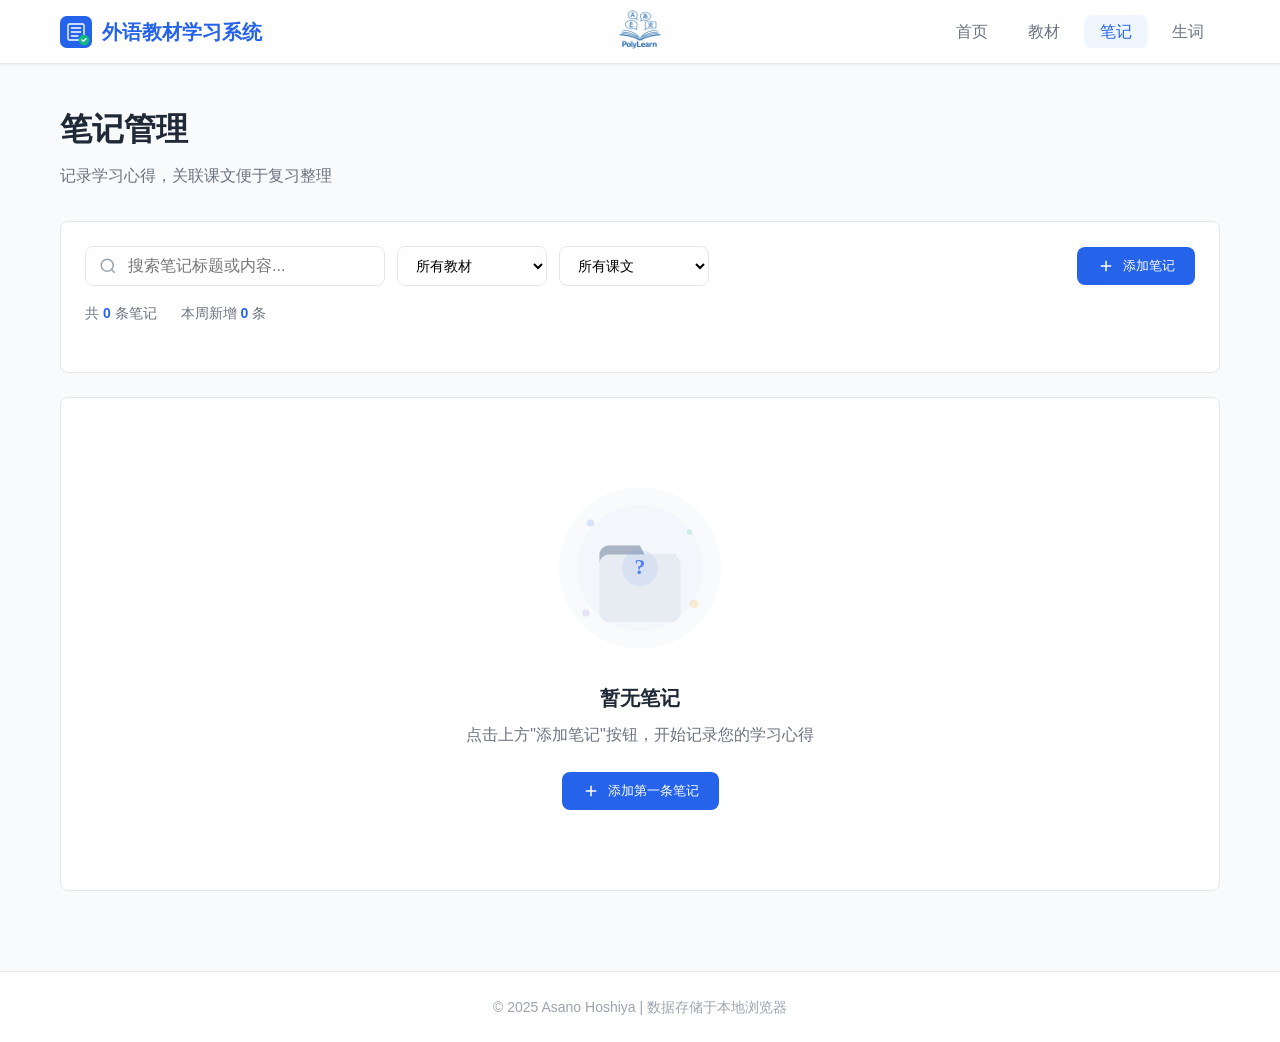
<file: notes.html>
<!DOCTYPE html>
<html lang="zh-CN">
<head>
    <meta charset="UTF-8">
    <meta name="viewport" content="width=device-width, initial-scale=1.0">
    <meta name="description" content="笔记管理">
    <title>笔记管理</title>

    <link rel="stylesheet" href="css/style.css">
    <link rel="stylesheet" href="css/notes.css">
</head>
<body>
    <!-- ========== 导航栏 ========== -->
    <nav class="navbar">
        <div class="navbar-container">
            <!-- Logo -->
            <a href="index.html" class="navbar-logo">
                <img src="images/logo.svg" alt="Logo">
                <span>外语教材学习系统</span>
            </a>

            <!-- 移动端菜单按钮 -->
            <button class="navbar-toggle" aria-label="切换菜单">
                <span></span>
                <span></span>
                <span></span>
            </button>

            <div class="navbar-center-logo">
                <img src="images/Logo.png" alt="Center Logo">
                <!-- 或者用占位符 -->
                <!-- <div class="logo-placeholder">LOGO</div> -->
            </div>

            <!-- 导航菜单 -->
            <ul class="navbar-menu">
                <li><a href="index.html" class="navbar-link">首页</a></li>
                <li><a href="textbooks.html" class="navbar-link">教材</a></li>
                <li><a href="notes.html" class="navbar-link active">笔记</a></li>
                <li><a href="vocabulary.html" class="navbar-link">生词</a></li>
            </ul>
        </div>
    </nav>

    <!-- ========== 主内容区域 ========== -->
    <main class="main-content">
        <!-- 页面标题 -->
        <header class="page-header">
            <h1 class="page-title">笔记管理</h1>
            <p class="page-subtitle">记录学习心得，关联课文便于复习整理</p>
        </header>

        <!-- 工具栏 -->
        <div class="card mb-3">
            <div class="toolbar">
                <div class="toolbar-left">
                    <!-- 搜索框 -->
                    <div class="search-box">
                        <svg width="18" height="18" viewBox="0 0 24 24" fill="none" stroke="currentColor" stroke-width="2">
                            <circle cx="11" cy="11" r="8"></circle>
                            <path d="M21 21l-4.35-4.35"></path>
                        </svg>
                        <input type="text" id="search-input" placeholder="搜索笔记标题或内容...">
                    </div>

                    <!-- 教材筛选 -->
                    <select class="filter-select" id="filter-textbook">
                        <option value="">所有教材</option>
                    </select>

                    <!-- 课文筛选 -->
                    <select class="filter-select" id="filter-lesson">
                        <option value="">所有课文</option>
                    </select>
                </div>

                <!-- 添加按钮 -->
                <button class="btn btn-primary" id="add-note-btn">
                    <svg width="18" height="18" viewBox="0 0 24 24" fill="none" stroke="currentColor" stroke-width="2">
                        <line x1="12" y1="5" x2="12" y2="19"></line>
                        <line x1="5" y1="12" x2="19" y2="12"></line>
                    </svg>
                    添加笔记
                </button>
            </div>

            <!-- 统计信息 -->
            <div class="stats-bar" id="stats-bar">
                <span>共 <strong id="total-count">0</strong> 条笔记</span>
                <span>本周新增 <strong id="week-count">0</strong> 条</span>
            </div>
        </div>

        <!-- 笔记列表 -->
        <div id="note-list" class="card-grid">
            <!-- 笔记卡片将通过 JS 动态加载 -->
        </div>

        <!-- 空状态 -->
        <div id="empty-state" class="empty-state card" style="display: none;">
            <img src="images/empty-state.svg" alt="暂无数据">
            <h3>暂无笔记</h3>
            <p>点击上方"添加笔记"按钮，开始记录您的学习心得</p>
            <button class="btn btn-primary" id="empty-add-btn">
                <svg width="18" height="18" viewBox="0 0 24 24" fill="none" stroke="currentColor" stroke-width="2">
                    <line x1="12" y1="5" x2="12" y2="19"></line>
                    <line x1="5" y1="12" x2="19" y2="12"></line>
                </svg>
                添加第一条笔记
            </button>
        </div>
    </main>

    <!-- ========== 添加/编辑笔记模态框 ========== -->
    <div class="modal-overlay" id="note-modal">
        <div class="modal">
            <div class="modal-header">
                <h2 class="modal-title" id="modal-title">添加笔记</h2>
                <button class="modal-close" id="modal-close-btn" aria-label="关闭">
                    <svg width="20" height="20" viewBox="0 0 24 24" fill="none" stroke="currentColor" stroke-width="2">
                        <line x1="18" y1="6" x2="6" y2="18"></line>
                        <line x1="6" y1="6" x2="18" y2="18"></line>
                    </svg>
                </button>
            </div>

            <form id="note-form">
                <div class="modal-body">
                    <!-- 隐藏的 ID 字段 -->
                    <input type="hidden" id="note-id">

                    <!-- 笔记标题 -->
                    <div class="form-group">
                        <label class="form-label" for="note-title">
                            标题 <span class="required">*</span>
                        </label>
                        <input type="text" class="form-input" id="note-title"
                               placeholder="请输入笔记标题" required maxlength="100">
                    </div>

                    <!-- 关联教材选择 -->
                    <div class="form-group">
                        <label class="form-label" for="note-textbook">
                            关联教材
                        </label>
                        <select class="form-select" id="note-textbook">
                            <option value="">不关联教材</option>
                        </select>
                    </div>

                    <!-- 关联课文选择 -->
                    <div class="form-group">
                        <label class="form-label" for="note-lesson">
                            关联课文
                        </label>
                        <select class="form-select" id="note-lesson">
                            <option value="">不关联课文</option>
                        </select>
                        <p class="form-hint">可选，先选择教材后可选择该教材下的课文</p>
                    </div>

                    <!-- 笔记内容 -->
                    <div class="form-group">
                        <label class="form-label" for="note-content">
                            内容 <span class="required">*</span>
                        </label>
                        <textarea class="form-textarea" id="note-content"
                                  placeholder="请输入笔记内容..." required maxlength="5000"></textarea>
                        <p class="form-hint">支持多行文本，最多 5000 字</p>
                    </div>
                </div>

                <div class="modal-footer">
                    <button type="button" class="btn btn-secondary" id="modal-cancel-btn">取消</button>
                    <button type="submit" class="btn btn-primary" id="modal-submit-btn">保存</button>
                </div>
            </form>
        </div>
    </div>

    <!-- ========== 查看笔记模态框 ========== -->
    <div class="modal-overlay view-modal" id="view-modal">
        <div class="modal">
            <div class="modal-header">
                <h2 class="modal-title" id="view-title">笔记详情</h2>
                <button class="modal-close" id="view-close-btn" aria-label="关闭">
                    <svg width="20" height="20" viewBox="0 0 24 24" fill="none" stroke="currentColor" stroke-width="2">
                        <line x1="18" y1="6" x2="6" y2="18"></line>
                        <line x1="6" y1="6" x2="18" y2="18"></line>
                    </svg>
                </button>
            </div>
            <div class="modal-body">
                <div class="view-note-content" id="view-content"></div>
                <div class="view-note-info" id="view-info"></div>
            </div>
            <div class="modal-footer">
                <button type="button" class="btn btn-secondary" id="view-edit-btn">编辑</button>
                <button type="button" class="btn btn-primary" id="view-ok-btn">关闭</button>
            </div>
        </div>
    </div>

    <!-- ========== 确认删除模态框 ========== -->
    <div class="modal-overlay" id="confirm-modal">
        <div class="modal" style="max-width: 400px;">
            <div class="modal-header">
                <h2 class="modal-title">确认删除</h2>
                <button class="modal-close" id="confirm-close-btn" aria-label="关闭">
                    <svg width="20" height="20" viewBox="0 0 24 24" fill="none" stroke="currentColor" stroke-width="2">
                        <line x1="18" y1="6" x2="6" y2="18"></line>
                        <line x1="6" y1="6" x2="18" y2="18"></line>
                    </svg>
                </button>
            </div>
            <div class="modal-body">
                <p id="confirm-message">确定要删除这条笔记吗？此操作不可恢复。</p>
                <input type="hidden" id="delete-note-id">
            </div>
            <div class="modal-footer">
                <button type="button" class="btn btn-secondary" id="confirm-cancel-btn">取消</button>
                <button type="button" class="btn btn-primary" id="confirm-delete-btn"
                        style="background-color: #ef4444;">删除</button>
            </div>
        </div>
    </div>

    <!-- ========== 页脚 ========== -->
    <footer class="footer">
        <p>© 2025 Asano Hoshiya | 数据存储于本地浏览器</p>
    </footer>

    <script src="js/main.js"></script>
    <script src="js/notes.js"></script>
</body>
</html>
</file>
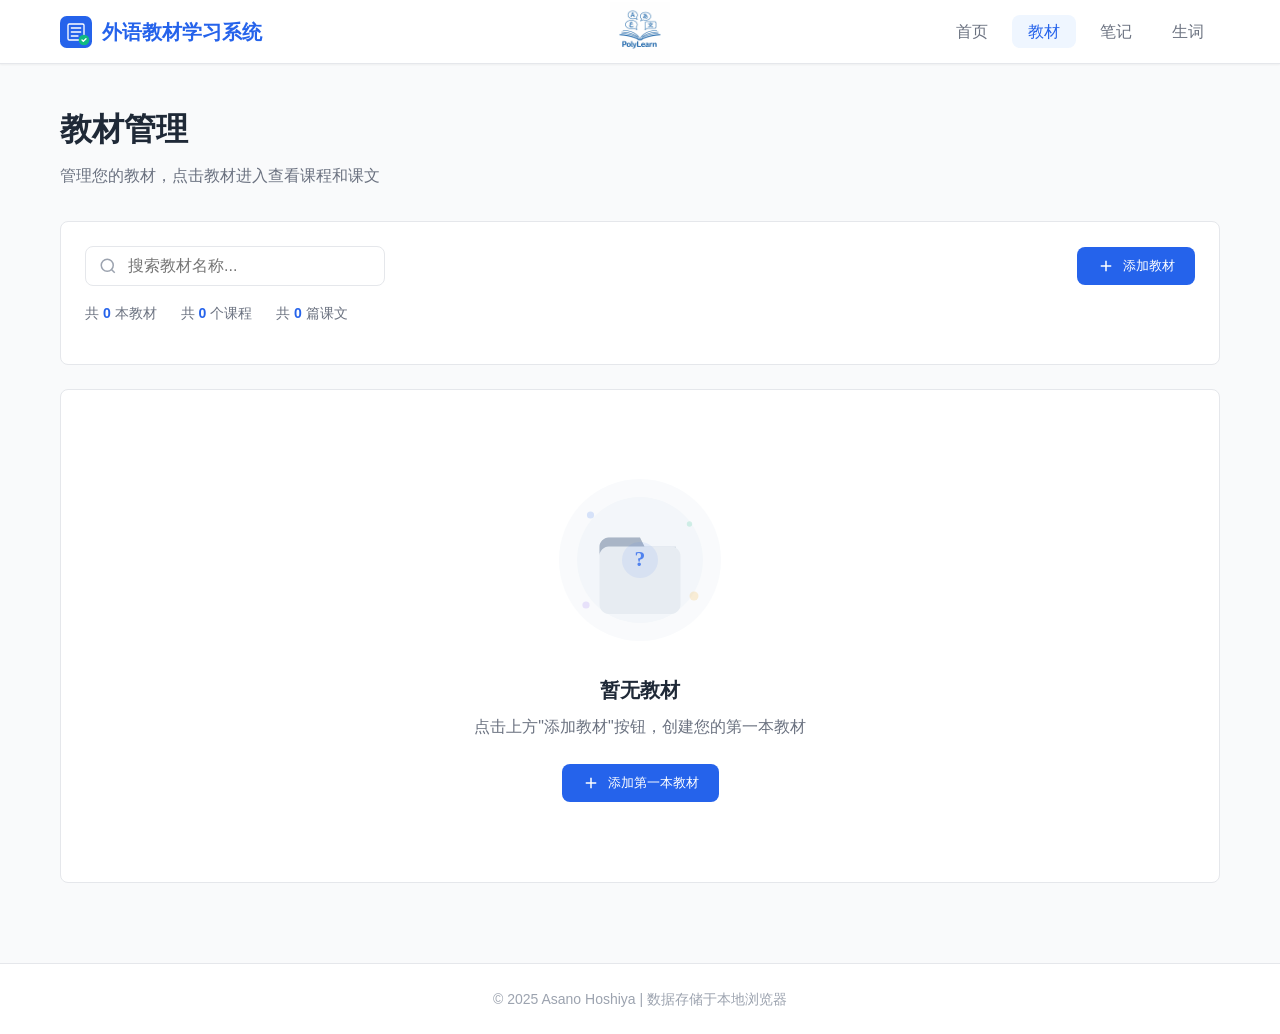
<file: textbook-detail.html>
<!DOCTYPE html>
<html lang="zh-CN">
<head>
    <meta charset="UTF-8">
    <meta name="viewport" content="width=device-width, initial-scale=1.0">
    <meta name="description" content="教材详情">
    <title>教材详情</title>
    <link rel="stylesheet" href="css/style.css">
    <link rel="stylesheet" href="css/textbook-detail.css">
</head>
<body>
    <!-- ========== 导航栏 ========== -->
    <nav class="navbar">
        <div class="navbar-container">
            <a href="index.html" class="navbar-logo">
                <img src="images/logo.svg" alt="Logo">
                <span>外语教材学习系统</span>
            </a>

            <button class="navbar-toggle" aria-label="切换菜单">
                <span></span>
                <span></span>
                <span></span>
            </button>

            <div class="navbar-center-logo">
                <img src="images/Logo.png" alt="Center Logo">
                <!-- 或者用占位符 -->
                <!-- <div class="logo-placeholder">LOGO</div> -->
            </div>

            <ul class="navbar-menu">
                <li><a href="index.html" class="navbar-link">首页</a></li>
                <li><a href="textbooks.html" class="navbar-link active">教材</a></li>
                <li><a href="notes.html" class="navbar-link">笔记</a></li>
                <li><a href="vocabulary.html" class="navbar-link">生词</a></li>
            </ul>
        </div>
    </nav>

    <!-- ========== 主内容区域 ========== -->
    <main class="main-content">
        <!-- 面包屑导航 -->
        <nav class="breadcrumb">
            <a href="index.html">首页</a>
            <span class="breadcrumb-separator">/</span>
            <a href="textbooks.html">教材管理</a>
            <span class="breadcrumb-separator">/</span>
            <span class="breadcrumb-current" id="breadcrumb-current">教材详情</span>
        </nav>

        <!-- 教材信息头部 -->
        <div class="card mb-3" id="textbook-header">
            <div class="textbook-info">
                <div class="textbook-info-main">
                    <h1 class="page-title" id="textbook-name">加载中...</h1>
                    <p class="page-subtitle" id="textbook-description"></p>
                </div>
                <div class="textbook-info-actions">
                    <button class="btn btn-secondary" id="edit-textbook-btn">
                        <svg width="16" height="16" viewBox="0 0 24 24" fill="none" stroke="currentColor" stroke-width="2">
                            <path d="M11 4H4a2 2 0 0 0-2 2v14a2 2 0 0 0 2 2h14a2 2 0 0 0 2-2v-7"></path>
                            <path d="M18.5 2.5a2.121 2.121 0 0 1 3 3L12 15l-4 1 1-4 9.5-9.5z"></path>
                        </svg>
                        编辑教材
                    </button>
                </div>
            </div>
            <div class="textbook-stats mt-2">
                <span class="tag tag-primary">
                    <svg width="12" height="12" viewBox="0 0 24 24" fill="none" stroke="currentColor" stroke-width="2">
                        <rect x="3" y="3" width="7" height="7"></rect>
                        <rect x="14" y="3" width="7" height="7"></rect>
                        <rect x="14" y="14" width="7" height="7"></rect>
                        <rect x="3" y="14" width="7" height="7"></rect>
                    </svg>
                    <span id="course-count">0</span> 个课程
                </span>
                <span class="tag tag-success">
                    <svg width="12" height="12" viewBox="0 0 24 24" fill="none" stroke="currentColor" stroke-width="2">
                        <path d="M14 2H6a2 2 0 0 0-2 2v16a2 2 0 0 0 2 2h12a2 2 0 0 0 2-2V8z"></path>
                        <polyline points="14 2 14 8 20 8"></polyline>
                    </svg>
                    <span id="lesson-count">0</span> 篇课文
                </span>
                <span class="tag tag-warning">
                    创建于 <span id="textbook-date"></span>
                </span>
            </div>
        </div>

        <!-- 工具栏 -->
        <div class="card mb-3">
            <div class="toolbar">
                <div class="toolbar-left">
                    <div class="search-box">
                        <svg width="18" height="18" viewBox="0 0 24 24" fill="none" stroke="currentColor" stroke-width="2">
                            <circle cx="11" cy="11" r="8"></circle>
                            <path d="M21 21l-4.35-4.35"></path>
                        </svg>
                        <input type="text" id="search-input" placeholder="搜索课程名称...">
                    </div>
                </div>

                <button class="btn btn-primary" id="add-course-btn">
                    <svg width="18" height="18" viewBox="0 0 24 24" fill="none" stroke="currentColor" stroke-width="2">
                        <line x1="12" y1="5" x2="12" y2="19"></line>
                        <line x1="5" y1="12" x2="19" y2="12"></line>
                    </svg>
                    添加课程
                </button>
            </div>
        </div>

        <!-- 课程列表 -->
        <div id="course-list" class="card-grid">
            <!-- 课程卡片将通过 JS 动态加载 -->
        </div>

        <!-- 空状态 -->
        <div id="empty-state" class="empty-state card" style="display: none;">
            <img src="images/empty-state.svg" alt="暂无数据">
            <h3>暂无课程</h3>
            <p>点击上方"添加课程"按钮，为这本教材创建第一个课程</p>
            <button class="btn btn-primary" id="empty-add-btn">
                <svg width="18" height="18" viewBox="0 0 24 24" fill="none" stroke="currentColor" stroke-width="2">
                    <line x1="12" y1="5" x2="12" y2="19"></line>
                    <line x1="5" y1="12" x2="19" y2="12"></line>
                </svg>
                添加第一个课程
            </button>
        </div>
    </main>

    <!-- ========== 编辑教材模态框 ========== -->
    <div class="modal-overlay" id="textbook-modal">
        <div class="modal">
            <div class="modal-header">
                <h2 class="modal-title">编辑教材</h2>
                <button class="modal-close" id="textbook-modal-close" aria-label="关闭">
                    <svg width="20" height="20" viewBox="0 0 24 24" fill="none" stroke="currentColor" stroke-width="2">
                        <line x1="18" y1="6" x2="6" y2="18"></line>
                        <line x1="6" y1="6" x2="18" y2="18"></line>
                    </svg>
                </button>
            </div>

            <form id="textbook-form">
                <div class="modal-body">
                    <div class="form-group">
                        <label class="form-label" for="edit-textbook-name">
                            教材名称 <span class="required">*</span>
                        </label>
                        <input type="text" class="form-input" id="edit-textbook-name"
                               placeholder="请输入教材名称" required maxlength="100">
                    </div>

                    <div class="form-group">
                        <label class="form-label" for="edit-textbook-description">
                            教材描述
                        </label>
                        <textarea class="form-textarea" id="edit-textbook-description"
                                  placeholder="请输入教材描述..." maxlength="500"
                                  style="min-height: 100px;"></textarea>
                    </div>

                    <div class="form-group">
                        <label class="form-label">封面颜色</label>
                        <div class="color-picker" id="color-picker">
                            <button type="button" class="color-option" data-color="#2563eb" style="background-color: #2563eb;"></button>
                            <button type="button" class="color-option" data-color="#10b981" style="background-color: #10b981;"></button>
                            <button type="button" class="color-option" data-color="#f59e0b" style="background-color: #f59e0b;"></button>
                            <button type="button" class="color-option" data-color="#ef4444" style="background-color: #ef4444;"></button>
                            <button type="button" class="color-option" data-color="#8b5cf6" style="background-color: #8b5cf6;"></button>
                            <button type="button" class="color-option" data-color="#ec4899" style="background-color: #ec4899;"></button>
                            <button type="button" class="color-option" data-color="#06b6d4" style="background-color: #06b6d4;"></button>
                            <button type="button" class="color-option" data-color="#64748b" style="background-color: #64748b;"></button>
                        </div>
                        <input type="hidden" id="edit-textbook-color" value="#2563eb">
                    </div>
                </div>

                <div class="modal-footer">
                    <button type="button" class="btn btn-secondary" id="textbook-modal-cancel">取消</button>
                    <button type="submit" class="btn btn-primary">保存</button>
                </div>
            </form>
        </div>
    </div>

    <!-- ========== 添加/编辑课程模态框 ========== -->
    <div class="modal-overlay" id="course-modal">
        <div class="modal">
            <div class="modal-header">
                <h2 class="modal-title" id="course-modal-title">添加课程</h2>
                <button class="modal-close" id="course-modal-close" aria-label="关闭">
                    <svg width="20" height="20" viewBox="0 0 24 24" fill="none" stroke="currentColor" stroke-width="2">
                        <line x1="18" y1="6" x2="6" y2="18"></line>
                        <line x1="6" y1="6" x2="18" y2="18"></line>
                    </svg>
                </button>
            </div>

            <form id="course-form">
                <div class="modal-body">
                    <input type="hidden" id="course-id">

                    <div class="form-group">
                        <label class="form-label" for="course-name">
                            课程名称 <span class="required">*</span>
                        </label>
                        <input type="text" class="form-input" id="course-name"
                               placeholder="例如：第一单元、Unit 1" required maxlength="100">
                    </div>

                    <div class="form-group">
                        <label class="form-label" for="course-description">
                            课程描述
                        </label>
                        <textarea class="form-textarea" id="course-description"
                                  placeholder="请输入课程描述..." maxlength="500"
                                  style="min-height: 80px;"></textarea>
                    </div>

                    <div class="form-group">
                        <label class="form-label" for="course-order">
                            排序序号
                        </label>
                        <input type="number" class="form-input" id="course-order"
                               placeholder="输入数字，数字越小越靠前" min="0" max="9999">
                        <p class="form-hint">可选，用于控制课程显示顺序</p>
                    </div>
                </div>

                <div class="modal-footer">
                    <button type="button" class="btn btn-secondary" id="course-modal-cancel">取消</button>
                    <button type="submit" class="btn btn-primary">保存</button>
                </div>
            </form>
        </div>
    </div>

    <!-- ========== 确认删除模态框 ========== -->
    <div class="modal-overlay" id="confirm-modal">
        <div class="modal" style="max-width: 400px;">
            <div class="modal-header">
                <h2 class="modal-title">确认删除</h2>
                <button class="modal-close" id="confirm-modal-close" aria-label="关闭">
                    <svg width="20" height="20" viewBox="0 0 24 24" fill="none" stroke="currentColor" stroke-width="2">
                        <line x1="18" y1="6" x2="6" y2="18"></line>
                        <line x1="6" y1="6" x2="18" y2="18"></line>
                    </svg>
                </button>
            </div>
            <div class="modal-body">
                <p id="confirm-message">确定要删除这个课程吗？</p>
                <p class="text-error mt-2" style="font-size: 0.875rem;">
                    ⚠️ 删除课程将同时删除该课程下的所有课文，此操作不可恢复！
                </p>
                <input type="hidden" id="delete-course-id">
            </div>
            <div class="modal-footer">
                <button type="button" class="btn btn-secondary" id="confirm-modal-cancel">取消</button>
                <button type="button" class="btn btn-danger" id="confirm-delete-btn">确认删除</button>
            </div>
        </div>
    </div>

    <!-- ========== 页脚 ========== -->
    <footer class="footer">
        <p>© 2025 Asano Hoshiya | 数据存储于本地浏览器</p>
    </footer>

    <script src="js/main.js"></script>
    <script src="js/textbook-detail.js"></script>
</body>
</html>
</file>
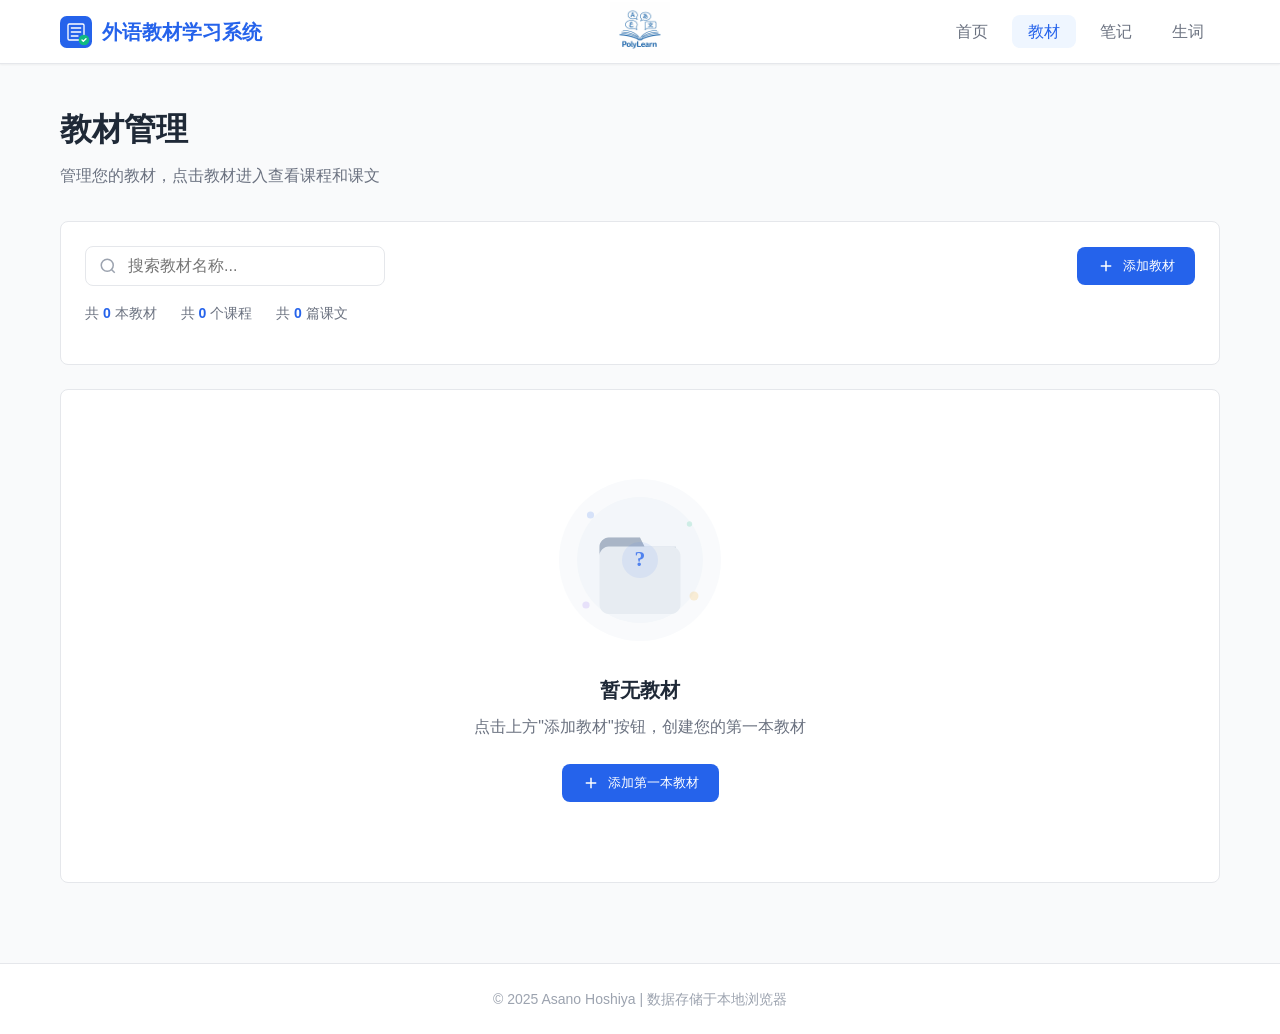
<file: textbooks.html>
<!DOCTYPE html>
<html lang="zh-CN">
<head>
    <meta charset="UTF-8">
    <meta name="viewport" content="width=device-width, initial-scale=1.0">
    <meta name="description" content="教材管理">
    <title>教材管理</title>
    <!-- 引入全局样式 -->
    <link rel="stylesheet" href="css/style.css">
    <link rel="stylesheet" href="css/textbooks.css">
</head>
<body>
    <!-- ========== 导航栏 ========== -->
    <nav class="navbar">
        <div class="navbar-container">
            <a href="index.html" class="navbar-logo">
                <img src="images/logo.svg" alt="Logo">
                <span>外语教材学习系统</span>
            </a>

            <button class="navbar-toggle" aria-label="切换菜单">
                <span></span>
                <span></span>
                <span></span>
            </button>

            <div class="navbar-center-logo">
                <img src="images/Logo.png" alt="Center Logo">
                <!-- 或者用占位符 -->
                <!-- <div class="logo-placeholder">LOGO</div> -->
            </div>

            <ul class="navbar-menu">
                <li><a href="index.html" class="navbar-link">首页</a></li>
                <li><a href="textbooks.html" class="navbar-link active">教材</a></li>
                <li><a href="notes.html" class="navbar-link">笔记</a></li>
                <li><a href="vocabulary.html" class="navbar-link">生词</a></li>
            </ul>
        </div>
    </nav>

    <!-- ========== 主内容区域 ========== -->
    <main class="main-content">
        <!-- 页面标题 -->
        <header class="page-header">
            <h1 class="page-title">教材管理</h1>
            <p class="page-subtitle">管理您的教材，点击教材进入查看课程和课文</p>
        </header>

        <!-- 工具栏 -->
        <div class="card mb-3">
            <div class="toolbar">
                <div class="toolbar-left">
                    <!-- 搜索框 -->
                    <div class="search-box">
                        <svg width="18" height="18" viewBox="0 0 24 24" fill="none" stroke="currentColor" stroke-width="2">
                            <circle cx="11" cy="11" r="8"></circle>
                            <path d="M21 21l-4.35-4.35"></path>
                        </svg>
                        <input type="text" id="search-input" placeholder="搜索教材名称...">
                    </div>
                </div>

                <!-- 添加按钮 -->
                <button class="btn btn-primary" id="add-textbook-btn">
                    <svg width="18" height="18" viewBox="0 0 24 24" fill="none" stroke="currentColor" stroke-width="2">
                        <line x1="12" y1="5" x2="12" y2="19"></line>
                        <line x1="5" y1="12" x2="19" y2="12"></line>
                    </svg>
                    添加教材
                </button>
            </div>

            <!-- 统计信息 -->
            <div class="stats-bar">
                <span>共 <strong id="total-count">0</strong> 本教材</span>
                <span>共 <strong id="course-count">0</strong> 个课程</span>
                <span>共 <strong id="lesson-count">0</strong> 篇课文</span>
            </div>
        </div>

        <!-- 教材列表 -->
        <div id="textbook-list" class="card-grid">
            <!-- 教材卡片将通过 JS 动态加载 -->
        </div>

        <!-- 空状态 -->
        <div id="empty-state" class="empty-state card" style="display: none;">
            <img src="images/empty-state.svg" alt="暂无数据">
            <h3>暂无教材</h3>
            <p>点击上方"添加教材"按钮，创建您的第一本教材</p>
            <button class="btn btn-primary" id="empty-add-btn">
                <svg width="18" height="18" viewBox="0 0 24 24" fill="none" stroke="currentColor" stroke-width="2">
                    <line x1="12" y1="5" x2="12" y2="19"></line>
                    <line x1="5" y1="12" x2="19" y2="12"></line>
                </svg>
                添加第一本教材
            </button>
        </div>
    </main>

    <!-- ========== 添加/编辑教材模态框 ========== -->
    <div class="modal-overlay" id="textbook-modal">
        <div class="modal">
            <div class="modal-header">
                <h2 class="modal-title" id="modal-title">添加教材</h2>
                <button class="modal-close" id="modal-close-btn" aria-label="关闭">
                    <svg width="20" height="20" viewBox="0 0 24 24" fill="none" stroke="currentColor" stroke-width="2">
                        <line x1="18" y1="6" x2="6" y2="18"></line>
                        <line x1="6" y1="6" x2="18" y2="18"></line>
                    </svg>
                </button>
            </div>

            <form id="textbook-form">
                <div class="modal-body">
                    <input type="hidden" id="textbook-id">

                    <!-- 教材名称 -->
                    <div class="form-group">
                        <label class="form-label" for="textbook-name">
                            教材名称 <span class="required">*</span>
                        </label>
                        <input type="text" class="form-input" id="textbook-name"
                               placeholder="例如：新概念英语第一册" required maxlength="100">
                    </div>

                    <!-- 教材描述 -->
                    <div class="form-group">
                        <label class="form-label" for="textbook-description">
                            教材描述
                        </label>
                        <textarea class="form-textarea" id="textbook-description"
                                  placeholder="请输入教材的简要描述..." maxlength="500"
                                  style="min-height: 100px;"></textarea>
                        <p class="form-hint">可选，简要描述教材内容或用途</p>
                    </div>

                    <!-- 封面颜色选择 -->
                    <div class="form-group">
                        <label class="form-label">封面颜色</label>
                        <div class="color-picker" id="color-picker">
                            <button type="button" class="color-option active" data-color="#2563eb" style="background-color: #2563eb;"></button>
                            <button type="button" class="color-option" data-color="#10b981" style="background-color: #10b981;"></button>
                            <button type="button" class="color-option" data-color="#f59e0b" style="background-color: #f59e0b;"></button>
                            <button type="button" class="color-option" data-color="#ef4444" style="background-color: #ef4444;"></button>
                            <button type="button" class="color-option" data-color="#8b5cf6" style="background-color: #8b5cf6;"></button>
                            <button type="button" class="color-option" data-color="#ec4899" style="background-color: #ec4899;"></button>
                            <button type="button" class="color-option" data-color="#06b6d4" style="background-color: #06b6d4;"></button>
                            <button type="button" class="color-option" data-color="#64748b" style="background-color: #64748b;"></button>
                        </div>
                        <input type="hidden" id="textbook-color" value="#2563eb">
                    </div>
                </div>

                <div class="modal-footer">
                    <button type="button" class="btn btn-secondary" id="modal-cancel-btn">取消</button>
                    <button type="submit" class="btn btn-primary">保存</button>
                </div>
            </form>
        </div>
    </div>

    <!-- ========== 确认删除模态框 ========== -->
    <div class="modal-overlay" id="confirm-modal">
        <div class="modal" style="max-width: 400px;">
            <div class="modal-header">
                <h2 class="modal-title">确认删除</h2>
                <button class="modal-close" id="confirm-close-btn" aria-label="关闭">
                    <svg width="20" height="20" viewBox="0 0 24 24" fill="none" stroke="currentColor" stroke-width="2">
                        <line x1="18" y1="6" x2="6" y2="18"></line>
                        <line x1="6" y1="6" x2="18" y2="18"></line>
                    </svg>
                </button>
            </div>
            <div class="modal-body">
                <p id="confirm-message">确定要删除这本教材吗？</p>
                <p class="text-error mt-2" style="font-size: 0.875rem;">
                    ⚠️ 删除教材将同时删除该教材下的所有课程和课文，此操作不可恢复！
                </p>
                <input type="hidden" id="delete-textbook-id">
            </div>
            <div class="modal-footer">
                <button type="button" class="btn btn-secondary" id="confirm-cancel-btn">取消</button>
                <button type="button" class="btn btn-danger" id="confirm-delete-btn">确认删除</button>
            </div>
        </div>
    </div>

    <!-- ========== 页脚 ========== -->
    <footer class="footer">
        <p>© 2025 Asano Hoshiya | 数据存储于本地浏览器</p>
    </footer>

    <!-- 引入全局脚本 -->
    <script src="js/main.js"></script>
    <script src="js/textbooks.js"></script>
</body>
</html>
</file>
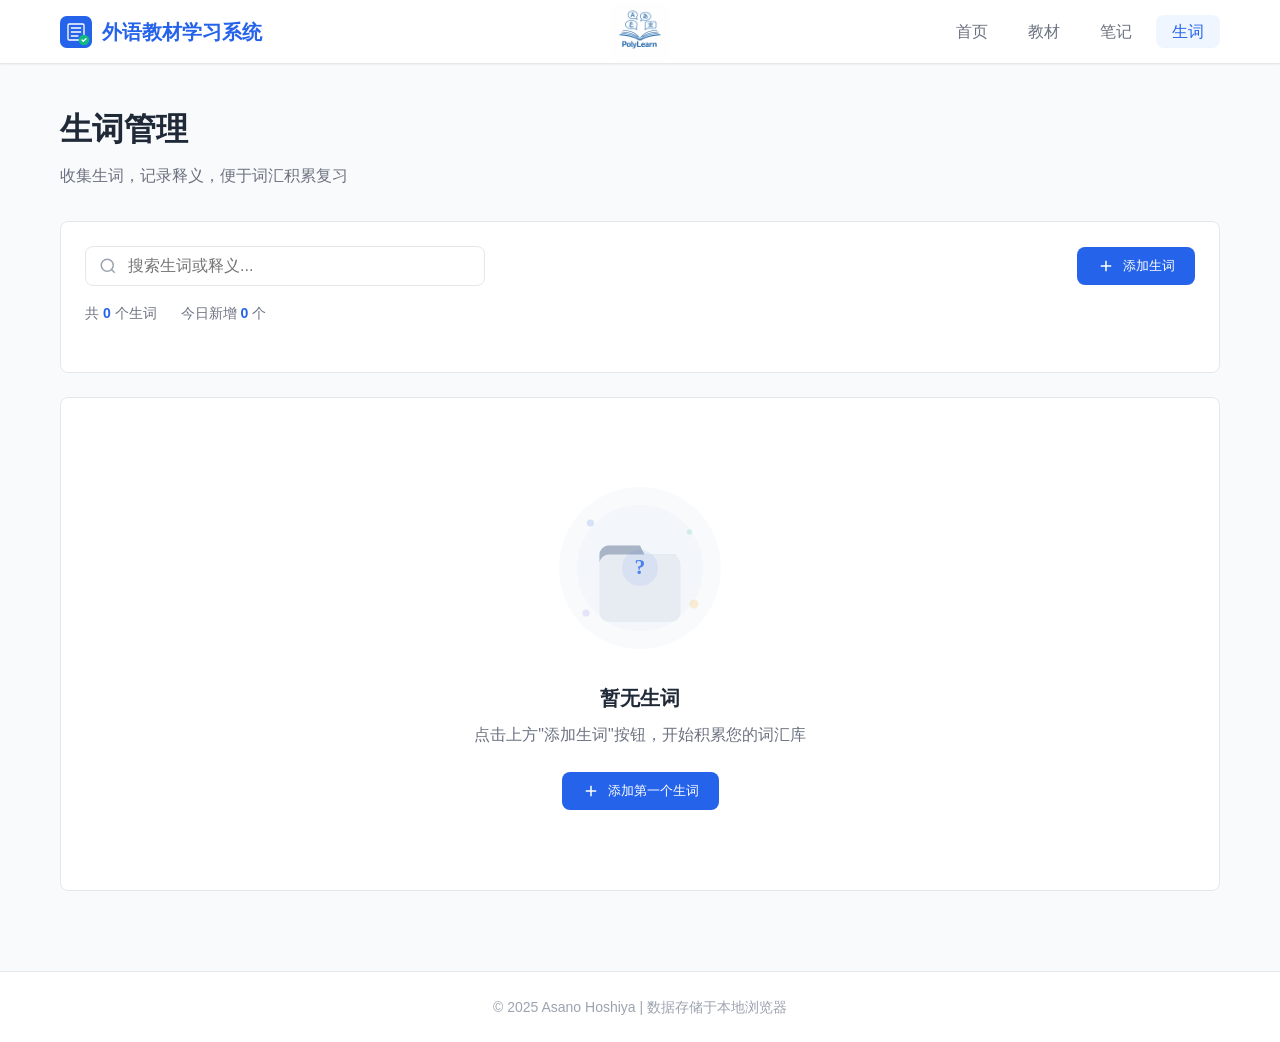
<file: vocabulary.html>
<!DOCTYPE html>
<html lang="zh-CN">
<head>
    <meta charset="UTF-8">
    <meta name="viewport" content="width=device-width, initial-scale=1.0">
    <meta name="description" content="生词管理">
    <title>生词管理</title>
    <!-- 引入全局样式 -->
    <link rel="stylesheet" href="css/style.css">
    <link rel="stylesheet" href="css/vocabulary.css">
</head>
<body>
    <!-- ========== 导航栏 ========== -->
    <nav class="navbar">
        <div class="navbar-container">
            <!-- Logo -->
            <a href="index.html" class="navbar-logo">
                <img src="images/logo.svg" alt="Logo">
                <span>外语教材学习系统</span>
            </a>

            <!-- 移动端菜单按钮 -->
            <button class="navbar-toggle" aria-label="切换菜单">
                <span></span>
                <span></span>
                <span></span>
            </button>

            <div class="navbar-center-logo">
                <img src="images/Logo.png" alt="Center Logo">
                <!-- 或者用占位符 -->
                <!-- <div class="logo-placeholder">LOGO</div> -->
            </div>

            <!-- 导航菜单 -->
            <ul class="navbar-menu">
                <li><a href="index.html" class="navbar-link">首页</a></li>
                <li><a href="textbooks.html" class="navbar-link">教材</a></li>
                <li><a href="notes.html" class="navbar-link">笔记</a></li>
                <li><a href="vocabulary.html" class="navbar-link active">生词</a></li>
            </ul>
        </div>
    </nav>

    <!-- ========== 主内容区域 ========== -->
    <main class="main-content">
        <!-- 页面标题 -->
        <header class="page-header">
            <h1 class="page-title">生词管理</h1>
            <p class="page-subtitle">收集生词，记录释义，便于词汇积累复习</p>
        </header>

        <!-- 工具栏 -->
        <div class="card mb-3">
            <div class="toolbar">
                <!-- 搜索框 -->
                <div class="search-box">
                    <svg width="18" height="18" viewBox="0 0 24 24" fill="none" stroke="currentColor" stroke-width="2">
                        <circle cx="11" cy="11" r="8"></circle>
                        <path d="M21 21l-4.35-4.35"></path>
                    </svg>
                    <input type="text" id="search-input" placeholder="搜索生词或释义...">
                </div>

                <!-- 添加按钮 -->
                <button class="btn btn-primary" id="add-word-btn">
                    <svg width="18" height="18" viewBox="0 0 24 24" fill="none" stroke="currentColor" stroke-width="2">
                        <line x1="12" y1="5" x2="12" y2="19"></line>
                        <line x1="5" y1="12" x2="19" y2="12"></line>
                    </svg>
                    添加生词
                </button>
            </div>

            <!-- 统计信息 -->
            <div class="stats-bar" id="stats-bar">
                <span>共 <strong id="total-count">0</strong> 个生词</span>
                <span>今日新增 <strong id="today-count">0</strong> 个</span>
            </div>
        </div>

        <!-- 生词列表 -->
        <div id="word-list" class="card-grid">
            <!-- 生词卡片将通过 JS 动态加载 -->
        </div>

        <!-- 空状态 -->
        <div id="empty-state" class="empty-state card" style="display: none;">
            <img src="images/empty-state.svg" alt="暂无数据">
            <h3>暂无生词</h3>
            <p>点击上方"添加生词"按钮，开始积累您的词汇库</p>
            <button class="btn btn-primary" id="empty-add-btn">
                <svg width="18" height="18" viewBox="0 0 24 24" fill="none" stroke="currentColor" stroke-width="2">
                    <line x1="12" y1="5" x2="12" y2="19"></line>
                    <line x1="5" y1="12" x2="19" y2="12"></line>
                </svg>
                添加第一个生词
            </button>
        </div>
    </main>

    <!-- ========== 添加/编辑生词模态框 ========== -->
    <div class="modal-overlay" id="word-modal">
        <div class="modal">
            <div class="modal-header">
                <h2 class="modal-title" id="modal-title">添加生词</h2>
                <button class="modal-close" id="modal-close-btn" aria-label="关闭">
                    <svg width="20" height="20" viewBox="0 0 24 24" fill="none" stroke="currentColor" stroke-width="2">
                        <line x1="18" y1="6" x2="6" y2="18"></line>
                        <line x1="6" y1="6" x2="18" y2="18"></line>
                    </svg>
                </button>
            </div>

            <form id="word-form">
                <div class="modal-body">
                    <!-- 隐藏的 ID 字段 -->
                    <input type="hidden" id="word-id">

                    <!-- 生词输入 -->
                    <div class="form-group">
                        <label class="form-label" for="word-text">
                            生词 <span class="required">*</span>
                        </label>
                        <input type="text" class="form-input" id="word-text"
                               placeholder="请输入生词" required maxlength="100">
                    </div>

                    <!-- 音标输入 -->
                    <div class="form-group">
                        <label class="form-label" for="word-phonetic">
                            音标
                        </label>
                        <input type="text" class="form-input" id="word-phonetic"
                               placeholder="例如：/həˈloʊ/">
                        <p class="form-hint">可选，输入国际音标或拼音</p>
                    </div>

                    <!-- 释义输入 -->
                    <div class="form-group">
                        <label class="form-label" for="word-definition">
                            释义 <span class="required">*</span>
                        </label>
                        <textarea class="form-textarea" id="word-definition"
                                  placeholder="请输入生词的释义" required maxlength="500"></textarea>
                    </div>

                    <!-- 例句输入 -->
                    <div class="form-group">
                        <label class="form-label" for="word-example">
                            例句
                        </label>
                        <textarea class="form-textarea" id="word-example"
                                  placeholder="请输入包含该生词的例句" maxlength="500"></textarea>
                        <p class="form-hint">可选，输入一个包含该生词的例句便于理解记忆</p>
                    </div>

                    <!-- 关联课文选择 -->
                    <div class="form-group">
                        <label class="form-label" for="word-lesson">
                            关联课文
                        </label>
                        <select class="form-input" id="word-lesson">
                            <option value="">不关联课文</option>
                            <!-- 课文选项将通过 JS 动态加载 -->
                        </select>
                        <p class="form-hint">可选，选择该生词来源的课文</p>
                    </div>
                </div>

                <div class="modal-footer">
                    <button type="button" class="btn btn-secondary" id="modal-cancel-btn">取消</button>
                    <button type="submit" class="btn btn-primary" id="modal-submit-btn">保存</button>
                </div>
            </form>
        </div>
    </div>

    <!-- ========== 确认删除模态框 ========== -->
    <div class="modal-overlay" id="confirm-modal">
        <div class="modal" style="max-width: 400px;">
            <div class="modal-header">
                <h2 class="modal-title">确认删除</h2>
                <button class="modal-close" id="confirm-close-btn" aria-label="关闭">
                    <svg width="20" height="20" viewBox="0 0 24 24" fill="none" stroke="currentColor" stroke-width="2">
                        <line x1="18" y1="6" x2="6" y2="18"></line>
                        <line x1="6" y1="6" x2="18" y2="18"></line>
                    </svg>
                </button>
            </div>
            <div class="modal-body">
                <p id="confirm-message">确定要删除这个生词吗？此操作不可恢复。</p>
                <input type="hidden" id="delete-word-id">
            </div>
            <div class="modal-footer">
                <button type="button" class="btn btn-secondary" id="confirm-cancel-btn">取消</button>
                <button type="button" class="btn btn-primary" id="confirm-delete-btn"
                        style="background-color: #ef4444;">删除</button>
            </div>
        </div>
    </div>

    <!-- ========== 页脚 ========== -->
    <footer class="footer">
        <p>© 2025 Asano Hoshiya | 数据存储于本地浏览器</p>
    </footer>

    <!-- 引入全局脚本 -->
    <script src="js/main.js"></script>
    <script src="js/vocabulary.js"></script>
</body>
</html>
</file>
<file: css/style.css>
/* ========================================
   外语教材学习系统 - 全局样式表
   极简风格 | 响应式布局 | 跨浏览器兼容
   ======================================== */

/* ========== CSS 变量 ========== */
:root {
    --primary-color: #2563eb;
    --primary-hover: #1d4ed8;
    --primary-light: #eff6ff;

    --text-primary: #1f2937;
    --text-secondary: #6b7280;
    --text-light: #9ca3af;

    --bg-white: #ffffff;
    --bg-gray: #f9fafb;

    --border-color: #e5e7eb;
    --border-radius: 8px;

    --shadow-sm: 0 1px 2px rgba(0, 0, 0, 0.05);
    --shadow-md: 0 4px 6px -1px rgba(0, 0, 0, 0.1);
    --shadow-lg: 0 10px 15px -3px rgba(0, 0, 0, 0.1);

    --nav-height: 64px;
    --transition: all 0.3s ease;

    --success-color: #10b981;
    --success-light: #ecfdf5;
    --warning-color: #f59e0b;
    --warning-light: #fffbeb;
    --danger-color: #ef4444;
    --info-color: #06b6d4;
    --error-color: #ef4444;
    --error-light: #fef2f2;

    /* 主色调 */
    --primary-color-light: #eff6ff;
    --primary-color-dark: #2563eb;

    /* 灰度色阶 */
    --gray-50: #f8fafc;
    --gray-100: #f1f5f9;
    --gray-200: #e2e8f0;
    --gray-300: #cbd5e1;
    --gray-400: #94a3b8;
    --gray-500: #64748b;
    --gray-600: #475569;
    --gray-700: #334155;
    --gray-800: #1e293b;
    --gray-900: #0f172a;
}

/* ========== 重置样式 ========== */
*, *::before, *::after {
    margin: 0;
    padding: 0;
    box-sizing: border-box;
}

html {
    font-size: 16px;
    scroll-behavior: smooth;
}

body {
    font-family: -apple-system, BlinkMacSystemFont, 'Segoe UI', Roboto,
                 'Helvetica Neue', Arial, 'Noto Sans SC', sans-serif;
    line-height: 1.6;
    color: var(--text-primary);
    background-color: var(--bg-gray);
    min-height: 100vh;
    padding-top: var(--nav-height);
}

a { text-decoration: none; color: inherit; }
ul, ol { list-style: none; }
img { max-width: 100%; height: auto; display: block; }
button { cursor: pointer; font-family: inherit; border: none; background: none; }

/* ========== 导航栏 ========== */
.navbar {
    position: fixed;
    top: 0;
    left: 0;
    right: 0;
    height: var(--nav-height);
    background-color: var(--bg-white);
    border-bottom: 1px solid var(--border-color);
    box-shadow: var(--shadow-sm);
    z-index: 1000;
}

.navbar-container {
    max-width: 1200px;
    margin: 0 auto;
    padding: 0 20px;
    height: 100%;
    display: flex;
    align-items: center;
    justify-content: space-between;
    position: relative;
}

/* 中央 Logo */
.navbar-center-logo {
    position: absolute;
    left: 50%;
    top: 50%;
    transform: translate(-50%, -50%);
    z-index: 10;
}

.navbar-center-logo img {
    height: 60px; /* 根据需要调整 */
    width: auto;
    display: block;
}

/* 占位符样式（如果暂时没有图片） */
.logo-placeholder {
    width: 80px;
    height: 40px;
    background: var(--gray-200);
    border: 2px dashed var(--gray-400);
    border-radius: 8px;
    display: flex;
    align-items: center;
    justify-content: center;
    font-size: 0.75rem;
    color: var(--gray-500);
    font-weight: 600;
}

.navbar-logo {
    display: flex;
    align-items: center;
    gap: 10px;
    font-size: 1.25rem;
    font-weight: 600;
    color: var(--primary-color);
}

.navbar-logo img { width: 32px; height: 32px; }

.navbar-menu {
    display: flex;
    align-items: center;
    gap: 8px;
}

.navbar-link {
    padding: 8px 16px;
    border-radius: var(--border-radius);
    color: var(--text-secondary);
    font-weight: 500;
    transition: var(--transition);
}

.navbar-link:hover,
.navbar-link.active {
    color: var(--primary-color);
    background-color: var(--primary-light);
}

.navbar-toggle {
    display: none;
    flex-direction: column;
    gap: 5px;
    padding: 5px;
}

.navbar-toggle span {
    width: 24px;
    height: 2px;
    background-color: var(--text-primary);
    border-radius: 2px;
    transition: var(--transition);
}

/* ========== 主内容区域 ========== */
.main-content {
    max-width: 1200px;
    margin: 0 auto;
    padding: 40px 20px;
    min-height: calc(100vh - var(--nav-height));
}

/* ========== 页面标题 ========== */
.page-header { margin-bottom: 32px; }
.page-title { font-size: 2rem; font-weight: 700; margin-bottom: 8px; }
.page-subtitle { font-size: 1rem; color: var(--text-secondary); }

/* ========== 面包屑 ========== */
.breadcrumb {
    display: flex;
    align-items: center;
    gap: 8px;
    margin-bottom: 24px;
    font-size: 0.875rem;
    color: var(--text-secondary);
    flex-wrap: wrap;
}

.breadcrumb a { color: var(--primary-color); }
.breadcrumb a:hover { text-decoration: underline; }
.breadcrumb-separator { color: var(--text-light); }
.breadcrumb-current { color: var(--text-primary); font-weight: 500; }

/* ========== 卡片 ========== */
.card {
    background-color: var(--bg-white);
    border-radius: var(--border-radius);
    border: 1px solid var(--border-color);
    padding: 24px;
    transition: var(--transition);
}

.card:hover { box-shadow: var(--shadow-md); }

.card-grid {
    display: grid;
    grid-template-columns: repeat(auto-fill, minmax(300px, 1fr));
    gap: 24px;
}

.card-clickable { cursor: pointer; }
.card-clickable:hover {
    border-color: var(--primary-color);
    transform: translateY(-2px);
}

/* ========== 按钮 ========== */
.btn {
    display: inline-flex;
    align-items: center;
    justify-content: center;
    gap: 8px;
    padding: 10px 20px;
    border-radius: var(--border-radius);
    font-weight: 500;
    transition: var(--transition);
    white-space: nowrap;
}

.btn-primary { background-color: var(--primary-color); color: white; }
.btn-primary:hover { background-color: var(--primary-hover); }

.btn-secondary {
    background-color: var(--bg-gray);
    color: var(--text-primary);
    border: 1px solid var(--border-color);
}
.btn-secondary:hover { background-color: var(--border-color); }

.btn-danger { background-color: var(--error-color); color: white; }
.btn-danger:hover { background-color: #dc2626; }

.btn-sm { padding: 6px 12px; font-size: 0.875rem; }
.btn-lg { padding: 14px 28px; font-size: 1.125rem; }

.btn-icon {
    width: 36px;
    height: 36px;
    padding: 0;
    border-radius: 6px;
    color: var(--text-secondary);
}
.btn-icon:hover { background-color: var(--bg-gray); color: var(--text-primary); }
.btn-icon.delete:hover { background-color: var(--error-light); color: var(--error-color); }

/* ========== 模态框 ========== */
.modal-overlay {
    position: fixed;
    inset: 0;
    background-color: rgba(0, 0, 0, 0.5);
    display: flex;
    align-items: center;
    justify-content: center;
    z-index: 2000;
    opacity: 0;
    visibility: hidden;
    transition: var(--transition);
    padding: 20px;
}

.modal-overlay.active { opacity: 1; visibility: visible; }

.modal {
    background-color: var(--bg-white);
    border-radius: var(--border-radius);
    box-shadow: var(--shadow-lg);
    width: 100%;
    max-width: 500px;
    max-height: 90vh;
    overflow-y: auto;
    transform: translateY(-20px) scale(0.95);
    transition: var(--transition);
}

.modal-overlay.active .modal { transform: translateY(0) scale(1); }

.modal-header {
    display: flex;
    align-items: center;
    justify-content: space-between;
    padding: 20px 24px;
    border-bottom: 1px solid var(--border-color);
    position: sticky;
    top: 0;
    background-color: var(--bg-white);
    z-index: 10;
}

.modal-title { font-size: 1.25rem; font-weight: 600; }

.modal-close {
    width: 32px;
    height: 32px;
    border-radius: 50%;
    display: flex;
    align-items: center;
    justify-content: center;
    color: var(--text-secondary);
}
.modal-close:hover { background-color: var(--bg-gray); color: var(--text-primary); }

.modal-body { padding: 24px; }

.modal-footer {
    display: flex;
    justify-content: flex-end;
    gap: 12px;
    padding: 16px 24px;
    border-top: 1px solid var(--border-color);
    background-color: var(--bg-gray);
    position: sticky;
    bottom: 0;
}

/* ========== 表单 ========== */
.form-group { margin-bottom: 20px; }

.form-label {
    display: block;
    font-weight: 500;
    font-size: 0.875rem;
    color: var(--text-primary);
    margin-bottom: 8px;
}

.form-label .required { color: var(--error-color); margin-left: 2px; }

.form-input,
.form-textarea,
.form-select {
    width: 100%;
    padding: 10px 14px;
    border: 1px solid var(--border-color);
    border-radius: var(--border-radius);
    font-size: 1rem;
    font-family: inherit;
    color: var(--text-primary);
    background-color: var(--bg-white);
    transition: border-color 0.2s, box-shadow 0.2s;
}

.form-input:focus,
.form-textarea:focus,
.form-select:focus {
    outline: none;
    border-color: var(--primary-color);
    box-shadow: 0 0 0 3px rgba(37, 99, 235, 0.1);
}

.form-textarea { min-height: 120px; resize: vertical; line-height: 1.6; }

.form-select {
    appearance: none;
    background-image: url("data:image/svg+xml,%3Csvg xmlns='http://www.w3.org/2000/svg' width='16' height='16' viewBox='0 0 24 24' fill='none' stroke='%236b7280' stroke-width='2'%3E%3Cpolyline points='6 9 12 15 18 9'%3E%3C/polyline%3E%3C/svg%3E");
    background-repeat: no-repeat;
    background-position: right 12px center;
    padding-right: 40px;
    cursor: pointer;
}

.form-hint { font-size: 0.75rem; color: var(--text-light); margin-top: 6px; }

.form-row { display: grid; grid-template-columns: repeat(2, 1fr); gap: 16px; }

/* ========== 搜索框 ========== */
.search-box {
    position: relative;
    flex: 1;
    max-width: 300px;
}

.search-box input {
    width: 100%;
    padding: 10px 14px 10px 42px;
    border: 1px solid var(--border-color);
    border-radius: var(--border-radius);
    font-size: 1rem;
}

.search-box input:focus {
    outline: none;
    border-color: var(--primary-color);
    box-shadow: 0 0 0 3px rgba(37, 99, 235, 0.1);
}

.search-box svg {
    position: absolute;
    left: 14px;
    top: 50%;
    transform: translateY(-50%);
    color: var(--text-light);
}

/* ========== 工具栏 ========== */
.toolbar {
    display: flex;
    flex-wrap: wrap;
    gap: 16px;
    align-items: center;
    justify-content: space-between;
}

.toolbar-left { display: flex; flex-wrap: wrap; gap: 12px; align-items: center; flex: 1; }

.filter-select {
    padding: 10px 14px;
    border: 1px solid var(--border-color);
    border-radius: var(--border-radius);
    font-size: 0.875rem;
    background-color: var(--bg-white);
    min-width: 150px;
}

/* ========== 统计栏 ========== */
.stats-bar {
    display: flex;
    gap: 24px;
    padding: 16px 0;
    color: var(--text-secondary);
    font-size: 0.875rem;
}

.stats-bar strong { color: var(--primary-color); }

/* ========== 标签 ========== */
.tag {
    display: inline-flex;
    align-items: center;
    gap: 4px;
    padding: 4px 10px;
    border-radius: 20px;
    font-size: 0.75rem;
    font-weight: 500;
}

.tag-primary { background-color: var(--primary-light); color: var(--primary-color); }
.tag-success { background-color: var(--success-light); color: var(--success-color); }
.tag-warning { background-color: var(--warning-light); color: var(--warning-color); }
.tag-error { background-color: var(--error-light); color: var(--error-color); }

/* ========== 空状态 ========== */
.empty-state { text-align: center; padding: 80px 20px; }
.empty-state img { max-width: 180px; margin: 0 auto 24px; opacity: 0.8; }
.empty-state h3 { font-size: 1.25rem; margin-bottom: 8px; }
.empty-state p { color: var(--text-secondary); margin-bottom: 24px; }

/* ========== 列表项 ========== */
.list-item {
    display: flex;
    align-items: center;
    justify-content: space-between;
    padding: 16px;
    border-bottom: 1px solid var(--border-color);
    transition: var(--transition);
}

.list-item:last-child { border-bottom: none; }
.list-item:hover { background-color: var(--bg-gray); }

.list-item-content { flex: 1; min-width: 0; }
.list-item-title { font-weight: 500; margin-bottom: 4px; }
.list-item-subtitle { font-size: 0.875rem; color: var(--text-secondary); }

/* ========== 页脚 ========== */
.footer {
    text-align: center;
    padding: 24px;
    color: var(--text-light);
    font-size: 0.875rem;
    border-top: 1px solid var(--border-color);
    background-color: var(--bg-white);
    margin-top: 40px;
}

/* ========== 工具类 ========== */
.text-center { text-align: center; }
.text-primary { color: var(--primary-color); }
.text-secondary { color: var(--text-secondary); }
.text-error { color: var(--error-color); }

.mt-1 { margin-top: 8px; }
.mt-2 { margin-top: 16px; }
.mt-3 { margin-top: 24px; }
.mt-4 { margin-top: 32px; }
.mb-1 { margin-bottom: 8px; }
.mb-2 { margin-bottom: 16px; }
.mb-3 { margin-bottom: 24px; }
.mb-4 { margin-bottom: 32px; }
.p-1 { padding: 8px; }
.p-2 { padding: 16px; }
.p-3 { padding: 24px; }

.flex { display: flex; }
.items-center { align-items: center; }
.justify-between { justify-content: space-between; }
.gap-1 { gap: 8px; }
.gap-2 { gap: 16px; }

.hidden { display: none; }
.truncate { overflow: hidden; text-overflow: ellipsis; white-space: nowrap; }

/* ========== 响应式 ========== */
@media screen and (max-width: 768px) {
    .navbar-toggle { display: flex; }

    .navbar-menu {
        position: fixed;
        top: var(--nav-height);
        left: 0;
        right: 0;
        background-color: var(--bg-white);
        flex-direction: column;
        padding: 20px;
        border-bottom: 1px solid var(--border-color);
        box-shadow: var(--shadow-md);
        transform: translateY(-100%);
        opacity: 0;
        visibility: hidden;
        transition: var(--transition);
    }

    .navbar-menu.active {
        transform: translateY(0);
        opacity: 1;
        visibility: visible;
    }

    .navbar-link { width: 100%; text-align: center; padding: 12px 16px; }

    .navbar-toggle.active span:nth-child(1) { transform: rotate(45deg) translate(5px, 5px); }
    .navbar-toggle.active span:nth-child(2) { opacity: 0; }
    .navbar-toggle.active span:nth-child(3) { transform: rotate(-45deg) translate(5px, -5px); }

    .main-content { padding: 24px 16px; }
    .page-title { font-size: 1.5rem; }
    .card-grid { grid-template-columns: 1fr; }

    .toolbar { flex-direction: column; align-items: stretch; }
    .toolbar-left { flex-direction: column; }
    .search-box { max-width: 100%; }
    .filter-select { width: 100%; }

    .modal { max-height: 85vh; margin: 10px; }
    .modal-footer { flex-direction: column; }
    .modal-footer .btn { width: 100%; }

    .form-row { grid-template-columns: 1fr; }
    .stats-bar { flex-wrap: wrap; gap: 12px; }
}
</file>
<file: css/index.css>
/* ========== Hero 区域 ========== */
.hero {
    text-align: center;
    padding: 80px 40px;
    background: url("../images/index_hero_background.png") no-repeat;
    background-size: cover;
    border-radius: var(--border-radius);
    margin-bottom: 40px;
    border: 1px solid var(--border-color);
}

.hero-image {
    max-width: 280px;
    margin: 0 auto 32px;
}

.hero-title {
    font-size: 2.5rem;
    font-weight: 700;
    margin-bottom: 16px;
    color: var(--text-primary);
    line-height: 1.2;
}

.hero-description {
    font-size: 1.125rem;
    color: var(--text-secondary);
    max-width: 600px;
    margin: 0 auto 32px;
    line-height: 1.7;
}

.hero-actions {
    display: flex;
    gap: 16px;
    justify-content: center;
    flex-wrap: wrap;
}

/* ========== 章节标题 ========== */
.section-title {
    font-size: 1.5rem;
    font-weight: 700;
    margin-bottom: 24px;
    text-align: center;
    color: var(--text-primary);
}

/* ========== 统计卡片区域 ========== */
.stats-section {
    margin-bottom: 40px;
}

.stats-grid {
    display: grid;
    grid-template-columns: repeat(5, 1fr);
    gap: 16px;
}

.stat-card {
    background-color: var(--bg-white);
    border: 1px solid var(--border-color);
    border-radius: var(--border-radius);
    padding: 24px 16px;
    text-align: center;
    transition: all 0.3s ease;
}

.stat-card:hover {
    box-shadow: var(--shadow-md);
    transform: translateY(-4px);
}

.stat-icon {
    width: 56px;
    height: 56px;
    border-radius: 14px;
    display: flex;
    align-items: center;
    justify-content: center;
    margin: 0 auto 16px;
}

.stat-value {
    font-size: 2.25rem;
    font-weight: 700;
    color: var(--text-primary);
    line-height: 1;
    margin-bottom: 8px;
}

.stat-label {
    font-size: 0.875rem;
    color: var(--text-secondary);
    font-weight: 500;
}

/* ========== 功能卡片 ========== */
.features-section {
    margin-bottom: 40px;
}

.feature-card {
    text-align: center;
    padding: 32px 24px;
    transition: all 0.3s ease;
}

.feature-card:hover {
    transform: translateY(-4px);
}

.feature-icon {
    width: 72px;
    height: 72px;
    margin: 0 auto 20px;
    padding: 20px;
    background-color: var(--primary-light);
    border-radius: 16px;
    color: var(--primary-color);
    display: flex;
    align-items: center;
    justify-content: center;
}

.feature-title {
    font-size: 1.125rem;
    font-weight: 600;
    margin-bottom: 12px;
    color: var(--text-primary);
}

.feature-description {
    color: var(--text-secondary);
    font-size: 0.9375rem;
    line-height: 1.6;
    margin-bottom: 16px;
}

/* ========== 最近内容区域 ========== */
.recent-section {
    margin-bottom: 40px;
}

.recent-section .card {
    padding: 0;
    overflow: hidden;
}

.recent-section .list-item {
    padding: 16px 24px;
}

.recent-section .list-item:hover {
    background-color: var(--primary-light);
}

.recent-section .list-item-title {
    font-size: 1rem;
    color: var(--text-primary);
}

/* ========== 页脚链接 ========== */
.footer-link {
    background: none;
    border: none;
    color: var(--text-light);
    text-decoration: underline;
    cursor: pointer;
    font-size: inherit;
    padding: 0;
    transition: color 0.2s ease;
}

.footer-link:hover {
    color: var(--error-color);
}

/* ========== 响应式布局 ========== */
@media screen and (max-width: 1024px) {
    .stats-grid {
        grid-template-columns: repeat(3, 1fr);
    }
}

@media screen and (max-width: 768px) {
    .hero {
        padding: 48px 24px;
    }

    .hero-title {
        font-size: 1.75rem;
    }

    .hero-description {
        font-size: 1rem;
    }

    .hero-actions {
        flex-direction: column;
        align-items: center;
    }

    .hero-actions .btn {
        width: 100%;
        max-width: 280px;
    }

    .stats-grid {
        grid-template-columns: repeat(2, 1fr);
    }

    .stat-card {
        padding: 20px 12px;
    }

    .stat-icon {
        width: 48px;
        height: 48px;
        margin-bottom: 12px;
    }

    .stat-icon svg {
        width: 20px;
        height: 20px;
    }

    .stat-value {
        font-size: 1.75rem;
    }

    .section-title {
        font-size: 1.25rem;
    }

    .feature-card {
        padding: 24px 20px;
    }

    .feature-icon {
        width: 60px;
        height: 60px;
        padding: 16px;
    }

    .recent-section .list-item {
        flex-direction: column;
        align-items: flex-start;
        gap: 12px;
    }
}

@media screen and (max-width: 480px) {
    .stats-grid {
        grid-template-columns: 1fr 1fr;
    }

    /* 让第5个统计卡片占满一行 */
    .stat-card:nth-child(5) {
        grid-column: 1 / -1;
    }
}
</file>
<file: css/course-detail.css>
/* 课程信息区域 */
.course-info {
    display: flex;
    justify-content: space-between;
    align-items: flex-start;
    gap: 20px;
}

.course-info-main {
    flex: 1;
}

.course-title-row {
    display: flex;
    align-items: flex-start;
    gap: 16px;
}

.course-number-large {
    width: 48px;
    height: 48px;
    background-color: var(--primary-light);
    color: var(--primary-color);
    border-radius: 12px;
    display: flex;
    align-items: center;
    justify-content: center;
    font-weight: 700;
    font-size: 1.25rem;
    flex-shrink: 0;
}

.course-stats {
    display: flex;
    flex-wrap: wrap;
    gap: 12px;
}

.course-stats .tag {
    display: inline-flex;
    align-items: center;
    gap: 6px;
}

/* 课文序号 */
.lesson-number {
    width: 24px;
    height: 24px;
    background-color: var(--bg-gray);
    color: var(--text-secondary);
    border-radius: 50%;
    display: flex;
    align-items: center;
    justify-content: center;
    font-weight: 600;
    font-size: 0.75rem;
    flex-shrink: 0;
}

/* 课文类型选择卡片 */
.lesson-type-cards {
    display: grid;
    grid-template-columns: repeat(2, 1fr);
    gap: 16px;
}

.lesson-type-card {
    border: 2px solid var(--border-color);
    border-radius: var(--border-radius);
    padding: 24px;
    text-align: center;
    cursor: pointer;
    transition: all 0.2s ease;
}

.lesson-type-card:hover {
    border-color: var(--primary-color);
    background-color: var(--primary-light);
}

.lesson-type-icon {
    color: var(--primary-color);
    margin-bottom: 12px;
}

.lesson-type-title {
    font-size: 1.125rem;
    font-weight: 600;
    margin-bottom: 8px;
    color: var(--text-primary);
}

.lesson-type-description {
    font-size: 0.8125rem;
    color: var(--text-secondary);
    line-height: 1.5;
    margin-bottom: 16px;
}

.lesson-type-preview {
    padding: 12px;
    background-color: var(--bg-gray);
    border-radius: 8px;
    min-height: 60px;
    display: flex;
    flex-direction: column;
    justify-content: center;
    gap: 6px;
}

.preview-bubble {
    font-size: 0.75rem;
    padding: 6px 12px;
    border-radius: 12px;
    max-width: 80%;
}

.preview-bubble.left {
    background-color: var(--bg-white);
    align-self: flex-start;
    border-bottom-left-radius: 4px;
}

.preview-bubble.right {
    background-color: var(--primary-color);
    color: white;
    align-self: flex-end;
    border-bottom-right-radius: 4px;
}

.preview-line {
    height: 8px;
    background-color: var(--border-color);
    border-radius: 4px;
}

@media screen and (max-width: 768px) {
    .course-info {
        flex-direction: column;
    }

    .course-info-actions {
        width: 100%;
    }

    .course-info-actions .btn {
        width: 100%;
    }

    .course-title-row {
        flex-direction: column;
        align-items: flex-start;
    }

    .lesson-type-cards {
        grid-template-columns: 1fr;
    }
}
</file>
<file: css/lesson-edit.css>
/* ========== 编辑器容器布局 ========== */
.lesson-editor-container {
    display: grid;
    grid-template-columns: 1fr 320px;
    gap: 24px;
    align-items: start;
}

.editor-main {
    min-width: 0;
}

.editor-sidebar {
    position: sticky;
    top: 100px;
    max-height: calc(100vh - 120px);
    overflow-y: auto;
}

/* ========== 编辑器卡片 ========== */
.editor-card {
    padding: 0;
    overflow: hidden;
}

.editor-header {
    display: flex;
    align-items: center;
    justify-content: space-between;
    padding: 16px 20px;
    border-bottom: 1px solid var(--border-color);
    background-color: var(--bg-gray);
}

.editor-header h3 {
    font-size: 1rem;
    font-weight: 600;
    color: var(--text-primary);
}

/* ========== 侧边栏卡片 ========== */
.sidebar-card {
    padding: 20px;
}

.sidebar-title {
    font-size: 0.9375rem;
    font-weight: 600;
    color: var(--text-primary);
    margin-bottom: 16px;
}

.sidebar-title-row {
    display: flex;
    align-items: center;
    justify-content: space-between;
    margin-bottom: 12px;
}

.sidebar-hint {
    font-size: 0.75rem;
    color: var(--text-light);
    margin-bottom: 16px;
}

.info-item {
    display: flex;
    justify-content: space-between;
    align-items: center;
    padding: 8px 0;
    border-bottom: 1px solid var(--border-color-light);
}

.info-item:last-child {
    border-bottom: none;
}

.info-label {
    font-size: 0.875rem;
    color: var(--text-secondary);
}

.info-value {
    font-size: 0.875rem;
    color: var(--text-primary);
    font-weight: 500;
}

/* ========== 表单布局 ========== */
.form-row {
    display: flex;
    gap: 16px;
}

.form-row .form-group {
    flex: 1;
}

/* ========== 对话式编辑器 ========== */
.dialogue-speakers {
    padding: 20px;
    border-bottom: 1px solid var(--border-color);
}

.speakers-header {
    display: flex;
    align-items: center;
    justify-content: space-between;
    margin-bottom: 12px;
}

.speakers-header .form-label {
    margin-bottom: 0;
}

.speaker-list {
    display: flex;
    flex-wrap: wrap;
    gap: 12px;
}

.speaker-card {
    display: flex;
    align-items: center;
    gap: 12px;
    padding: 10px 14px;
    background-color: var(--bg-gray);
    border-radius: var(--border-radius);
    border: 1px solid var(--border-color);
}

.speaker-avatar {
    width: 40px;
    height: 40px;
    border-radius: 50%;
    display: flex;
    align-items: center;
    justify-content: center;
    color: white;
    font-weight: 600;
    font-size: 1rem;
    overflow: hidden;
}

.speaker-avatar img {
    width: 100%;
    height: 100%;
    object-fit: cover;
}

.speaker-info {
    flex: 1;
    min-width: 0;
}

.speaker-name {
    font-weight: 600;
    color: var(--text-primary);
    font-size: 0.875rem;
}

.speaker-position {
    font-size: 0.75rem;
    color: var(--text-light);
}

.speaker-actions {
    display: flex;
    gap: 4px;
}

/* ========== 对话预览区域 ========== */
.dialogue-preview-container {
    padding: 20px;
    border-bottom: 1px solid var(--border-color);
}

.dialogue-preview-container .form-label {
    margin-bottom: 12px;
}

.dialogue-preview {
    height: 400px;
    max-height: 50vh;
    overflow-y: auto;
    padding: 20px;
    background-color: var(--bg-gray);
    border-radius: var(--border-radius);
    border: 1px solid var(--border-color);
}

.dialogue-empty {
    height: 100%;
    display: flex;
    flex-direction: column;
    align-items: center;
    justify-content: center;
    color: var(--text-light);
    text-align: center;
}

.dialogue-empty svg {
    margin-bottom: 16px;
    opacity: 0.5;
}

.dialogue-empty p {
    font-size: 1rem;
    margin-bottom: 4px;
}

.dialogue-empty span {
    font-size: 0.875rem;
}

/* ========== 对话消息样式 ========== */
.dialogue-message {
    display: flex;
    align-items: flex-start;
    gap: 12px;
    margin-bottom: 16px;
    position: relative;
}

.dialogue-message:last-child {
    margin-bottom: 0;
}

.dialogue-message.left {
    flex-direction: row;
}

.dialogue-message.right {
    flex-direction: row-reverse;
}

.dialogue-message.narrator {
    justify-content: center;
}

.avatar-wrapper {
    display: flex;
    flex-direction: column;
    align-items: center;
    gap: 4px;
    flex-shrink: 0;
}

.msg-avatar {
    width: 36px;
    height: 36px;
    border-radius: 50%;
    display: flex;
    align-items: center;
    justify-content: center;
    color: white;
    font-weight: 600;
    font-size: 0.875rem;
    background-size: cover;
    background-position: center;
}

.msg-speaker-name {
    font-size: 0.625rem;
    color: var(--text-light);
    max-width: 50px;
    text-align: center;
    overflow: hidden;
    text-overflow: ellipsis;
    white-space: nowrap;
}

.msg-content {
    max-width: 70%;
    min-width: 60px;
}

.msg-bubble {
    padding: 10px 14px;
    border-radius: 16px;
    font-size: 0.9375rem;
    line-height: 1.5;
    word-break: break-word;
}

.dialogue-message.left .msg-bubble {
    background-color: var(--bg-white);
    border: 1px solid var(--border-color);
    border-bottom-left-radius: 4px;
}

.dialogue-message.right .msg-bubble {
    background-color: var(--primary-color);
    color: white;
    border-bottom-right-radius: 4px;
}

.dialogue-message.narrator .msg-bubble {
    background-color: transparent;
    color: var(--text-light);
    font-size: 0.875rem;
    font-style: italic;
    padding: 8px 16px;
}

.msg-time {
    font-size: 0.625rem;
    color: var(--text-light);
    margin-top: 4px;
    padding: 0 4px;
}

.dialogue-message.right .msg-time {
    text-align: right;
}

/* ========== 对话输入区域 ========== */
.dialogue-input-area {
    padding: 16px 20px;
    background-color: var(--bg-gray);
}

.dialogue-input-row {
    display: flex;
    gap: 12px;
    align-items: flex-end;
}

.dialogue-input-row .form-select {
    width: 120px;
    flex-shrink: 0;
}

.dialogue-input-wrapper {
    flex: 1;
    min-width: 0;
}

.dialogue-input-wrapper textarea {
    width: 100%;
    padding: 10px 14px;
    border: 1px solid var(--border-color);
    border-radius: var(--border-radius);
    font-size: 0.9375rem;
    font-family: inherit;
    resize: none;
    min-height: 42px;
    max-height: 120px;
    line-height: 1.5;
}

.dialogue-input-wrapper textarea:focus {
    outline: none;
    border-color: var(--primary-color);
    box-shadow: 0 0 0 3px rgba(37, 99, 235, 0.1);
}

/* ========== 富文本编辑器 ========== */
.richtext-editor {
    display: flex;
    flex-direction: column;
}

.richtext-toolbar {
    display: flex;
    flex-wrap: wrap;
    align-items: center;
    gap: 4px;
    padding: 12px 16px;
    border-bottom: 1px solid var(--border-color);
    background-color: var(--bg-gray);
}

.toolbar-btn {
    width: 32px;
    height: 32px;
    border-radius: 6px;
    display: flex;
    align-items: center;
    justify-content: center;
    color: var(--text-secondary);
    transition: all 0.2s ease;
}

.toolbar-btn:hover {
    background-color: var(--bg-white);
    color: var(--text-primary);
}

.toolbar-btn.active {
    background-color: var(--primary-light);
    color: var(--primary-color);
}

.toolbar-select {
    height: 32px;
    padding: 0 8px;
    border: 1px solid var(--border-color);
    border-radius: 6px;
    font-size: 0.8125rem;
    color: var(--text-primary);
    background-color: var(--bg-white);
    cursor: pointer;
}

.toolbar-select:focus {
    outline: none;
    border-color: var(--primary-color);
}

.toolbar-separator {
    width: 1px;
    height: 24px;
    background-color: var(--border-color);
    margin: 0 4px;
}

.toolbar-color-picker {
    position: relative;
    display: inline-flex;
    flex-direction: column;
    align-items: center;
    gap: 2px;
    padding: 6px 8px;
    cursor: pointer;
    border-radius: 4px;
    transition: background-color 0.2s;
}

.toolbar-color-picker:hover {
    background-color: var(--primary-hover);
}

.toolbar-color-picker svg {
    pointer-events: none;
}

.toolbar-color-picker .color-indicator {
    width: 16px;
    height: 3px;
    border-radius: 1px;
    display: block;
    pointer-events: none;
}

.toolbar-color-picker input[type="color"] {
    position: absolute;
    top: 0;
    left: 0;
    width: 100%;
    height: 100%;
    opacity: 0;
    cursor: pointer;
}

.color-indicator {
    display: block;
    width: 100%;
    height: 3px;
    margin-top: 2px;
    border-radius: 2px;
    background-color: #000;
}

/* 颜色工具组 */
.toolbar-color-group {
    display: inline-flex;
    align-items: center;
    gap: 2px;
    background-color: #f8fafc;
    border-radius: 6px;
    padding: 2px;
}

.color-apply-btn {
    position: relative;
    padding: 6px 8px !important;
}

.color-apply-btn .color-bar {
    position: absolute;
    bottom: 2px;
    left: 50%;
    transform: translateX(-50%);
    width: 20px;
    height: 3px;
    border-radius: 1px;
}

.color-picker-btn {
    padding: 6px 4px !important;
}

.toolbar-color-group .toolbar-btn:hover {
    background-color: #e2e8f0;
}

.toolbar-color-group .toolbar-btn:active {
    background-color: #cbd5e1;
}

/* 自定义颜色选择器弹窗 */
.color-picker-popup {
    position: fixed;
    background: white;
    border: 1px solid #cbd5e1;
    border-radius: 8px;
    box-shadow: 0 4px 12px rgba(0, 0, 0, 0.15);
    z-index: 10000;
    min-width: 240px;
    max-width: 280px;
}

.color-picker-header {
    display: flex;
    justify-content: space-between;
    align-items: center;
    padding: 10px 12px;
    border-bottom: 1px solid #e2e8f0;
    font-weight: 500;
    font-size: 14px;
}

.color-picker-close {
    background: none;
    border: none;
    font-size: 24px;
    line-height: 1;
    color: #64748b;
    cursor: pointer;
    padding: 0;
    width: 24px;
    height: 24px;
    display: flex;
    align-items: center;
    justify-content: center;
    border-radius: 4px;
}

.color-picker-close:hover {
    background-color: #f1f5f9;
    color: #334155;
}

.color-picker-body {
    padding: 12px;
}

.color-preset-grid {
    display: grid;
    grid-template-columns: repeat(10, 1fr);
    gap: 4px;
    margin-bottom: 12px;
}

.color-preset {
    width: 20px;
    height: 20px;
    border: 1px solid #e2e8f0;
    border-radius: 3px;
    cursor: pointer;
    padding: 0;
    transition: transform 0.1s;
}

.color-preset:hover {
    transform: scale(1.2);
    border-color: #94a3b8;
    box-shadow: 0 2px 4px rgba(0, 0, 0, 0.1);
}

.color-preset:active {
    transform: scale(1.1);
}

.color-custom {
    display: flex;
    align-items: center;
    gap: 8px;
    padding-top: 8px;
    border-top: 1px solid #e2e8f0;
}

.color-custom-label {
    display: flex;
    align-items: center;
    gap: 6px;
    font-size: 13px;
    color: #475569;
    cursor: pointer;
}

.color-custom-label input[type="color"] {
    width: 32px;
    height: 24px;
    border: 1px solid #cbd5e1;
    border-radius: 4px;
    cursor: pointer;
}

.color-preview {
    width: 40px;
    height: 24px;
    border: 1px solid #cbd5e1;
    border-radius: 4px;
    margin-left: auto;
}

/* ========== 富文本内容区域 ========== */
.richtext-content-wrapper {
    max-height: 500px;
    overflow-y: auto;
    background-color: var(--bg-white);
}

.richtext-content {
    min-height: 300px;
    max-width: 800px;
    margin: 0 auto;
    padding: 32px;
    font-size: 1rem;
    line-height: 1.8;
    color: var(--text-primary);
    outline: none;
}

.richtext-content:empty::before {
    content: attr(data-placeholder);
    color: var(--text-light);
    pointer-events: none;
}

.richtext-content p {
    margin-bottom: 1em;
}

.richtext-content h1,
.richtext-content h2,
.richtext-content h3,
.richtext-content h4 {
    margin: 1.5em 0 0.5em;
    font-weight: 600;
    line-height: 1.3;
}

.richtext-content h1 { font-size: 1.75rem; }
.richtext-content h2 { font-size: 1.5rem; }
.richtext-content h3 { font-size: 1.25rem; }
.richtext-content h4 { font-size: 1.125rem; }

.richtext-content blockquote {
    margin: 1em 0;
    padding: 12px 20px;
    border-left: 4px solid var(--primary-color);
    background-color: var(--bg-gray);
    color: var(--text-secondary);
}

.richtext-content ul,
.richtext-content ol {
    margin: 1em 0;
    padding-left: 2em;
}

.richtext-content li {
    margin-bottom: 0.5em;
}

.richtext-content img {
    max-width: 100%;
    height: auto;
    border-radius: var(--border-radius);
    margin: 1em 0;
}

.richtext-content video,
.richtext-content audio {
    max-width: 100%;
    margin: 1em 0;
}

.richtext-content a {
    color: var(--primary-color);
    text-decoration: underline;
}

.richtext-content table.editor-table {
    width: 100%;
    border-collapse: collapse;
    margin: 1em 0;
}

.richtext-content table.editor-table th,
.richtext-content table.editor-table td {
    border: 1px solid var(--border-color);
    padding: 10px 14px;
    text-align: left;
}

.richtext-content table.editor-table th {
    background-color: var(--bg-gray);
    font-weight: 600;
}

/* ========== 操作按钮 ========== */
.editor-actions {
    display: flex;
    justify-content: flex-end;
    gap: 12px;
    margin-top: 24px;
}

/* ========== 选中文本弹窗 ========== */
.selection-popup {
    position: fixed;
    display: none;
    align-items: center;
    gap: 4px;
    padding: 6px;
    background-color: var(--bg-white);
    border: 1px solid var(--border-color);
    border-radius: var(--border-radius);
    box-shadow: var(--shadow-lg);
    z-index: 9999;
}

.popup-btn {
    display: flex;
    align-items: center;
    gap: 6px;
    padding: 8px 12px;
    font-size: 0.8125rem;
    color: var(--text-secondary);
    border-radius: 6px;
    white-space: nowrap;
    transition: all 0.2s ease;
}

.popup-btn:hover {
    background-color: var(--primary-light);
    color: var(--primary-color);
}

/* ========== 高亮样式 ========== */
.highlight {
    padding: 1px 2px;
    border-radius: 2px;
    cursor: pointer;
    transition: opacity 0.2s ease;
}

.highlight:hover {
    opacity: 0.8;
}

@keyframes highlightFlash {
    0%, 100% { opacity: 1; }
    50% { opacity: 0.4; }
}

.highlight-flash {
    animation: highlightFlash 0.3s ease-in-out 3;
}

/* ========== 笔记列表 ========== */
.notes-list {
    display: flex;
    flex-direction: column;
    gap: 12px;
    max-height: 400px;
    overflow-y: auto;
}

.notes-empty {
    display: flex;
    flex-direction: column;
    align-items: center;
    justify-content: center;
    padding: 32px 16px;
    color: var(--text-light);
    text-align: center;
}

.notes-empty svg {
    margin-bottom: 12px;
    opacity: 0.5;
}

.notes-empty span {
    font-size: 0.875rem;
}

.note-count-badge {
    display: inline-flex;
    align-items: center;
    justify-content: center;
    min-width: 20px;
    height: 20px;
    padding: 0 6px;
    background-color: var(--primary-color);
    color: white;
    border-radius: 10px;
    font-size: 0.75rem;
    font-weight: 600;
}

.note-card {
    padding: 12px;
    background-color: var(--bg-gray);
    border-radius: var(--border-radius);
    border: 1px solid transparent;
    cursor: pointer;
    transition: all 0.2s ease;
}

.note-card:hover {
    border-color: var(--border-color);
}

.note-card.active {
    border-color: var(--primary-color);
    background-color: var(--primary-light);
}

.note-quote {
    padding: 8px 12px;
    margin-bottom: 8px;
    font-size: 0.8125rem;
    color: var(--text-secondary);
    background-color: var(--bg-white);
    border-left: 3px solid #fef08a;
    border-radius: 0 4px 4px 0;
    font-style: italic;
    word-break: break-word;
}

.note-content {
    font-size: 0.875rem;
    color: var(--text-primary);
    line-height: 1.5;
    margin-bottom: 8px;
    word-break: break-word;
}

.note-meta {
    display: flex;
    align-items: center;
    justify-content: space-between;
}

.note-time {
    font-size: 0.6875rem;
    color: var(--text-light);
}

.note-actions {
    display: flex;
    gap: 4px;
    opacity: 0;
    transition: opacity 0.2s ease;
}

.note-card:hover .note-actions {
    opacity: 1;
}

/* ========== 连接线 SVG ========== */
.note-connector-svg {
    position: fixed;
    top: 0;
    left: 0;
    width: 100%;
    height: 100%;
    pointer-events: none;
    z-index: 1000;
    overflow: visible;
}

.connector-line {
    transition: opacity 0.2s ease;
}

/* ========== 头像设置 ========== */
.avatar-setting {
    display: flex;
    gap: 20px;
    align-items: flex-start;
}

.avatar-preview {
    width: 80px;
    height: 80px;
    border-radius: 50%;
    display: flex;
    align-items: center;
    justify-content: center;
    color: white;
    font-size: 2rem;
    font-weight: 600;
    flex-shrink: 0;
    overflow: hidden;
    background-color: var(--primary-color);
}

.avatar-preview img {
    width: 100%;
    height: 100%;
    object-fit: cover;
}

.avatar-options {
    flex: 1;
}

.avatar-type-switch {
    display: flex;
    flex-direction: column;
    gap: 8px;
    margin-bottom: 12px;
}

.radio-option {
    display: flex;
    align-items: center;
    gap: 8px;
    font-size: 0.875rem;
    color: var(--text-primary);
    cursor: pointer;
}

.radio-option input[type="radio"] {
    accent-color: var(--primary-color);
}

.avatar-upload-area {
    margin-top: 8px;
}

/* ========== 颜色选择器 ========== */
.color-picker {
    display: flex;
    gap: 8px;
    flex-wrap: wrap;
}

.color-option {
    width: 32px;
    height: 32px;
    border-radius: 50%;
    border: 3px solid transparent;
    cursor: pointer;
    transition: all 0.2s ease;
}

.color-option:hover {
    transform: scale(1.1);
}

.color-option.active {
    border-color: var(--text-primary);
}

/* ========== 高亮颜色选择 ========== */
.highlight-colors {
    display: flex;
    gap: 8px;
}

.highlight-color {
    width: 28px;
    height: 28px;
    border-radius: 6px;
    border: 2px solid transparent;
    cursor: pointer;
    transition: all 0.2s ease;
}

.highlight-color:hover {
    transform: scale(1.1);
}

.highlight-color.active {
    border-color: var(--text-primary);
}

/* ========== 位置选项 ========== */
.position-options {
    display: flex;
    gap: 16px;
}

/* ========== 选中文本预览 ========== */
.selected-text-preview {
    margin-bottom: 20px;
}

.selected-text {
    padding: 12px;
    background-color: var(--bg-gray);
    border-radius: var(--border-radius);
    border-left: 4px solid var(--primary-color);
    font-size: 0.9375rem;
    color: var(--text-secondary);
    font-style: italic;
    word-break: break-word;
}

/* ========== 媒体上传 ========== */
.media-tabs {
    display: flex;
    gap: 8px;
    margin-bottom: 20px;
}

.media-tab {
    flex: 1;
    padding: 10px;
    text-align: center;
    font-size: 0.875rem;
    color: var(--text-secondary);
    border: 1px solid var(--border-color);
    border-radius: var(--border-radius);
    cursor: pointer;
    transition: all 0.2s ease;
}

.media-tab:hover {
    border-color: var(--primary-color);
    color: var(--primary-color);
}

.media-tab.active {
    background-color: var(--primary-color);
    border-color: var(--primary-color);
    color: white;
}

.media-tab-content {
    display: none;
}

.media-tab-content.active {
    display: block;
}

.upload-area {
    display: flex;
    flex-direction: column;
    align-items: center;
    justify-content: center;
    padding: 40px 20px;
    border: 2px dashed var(--border-color);
    border-radius: var(--border-radius);
    cursor: pointer;
    text-align: center;
    color: var(--text-light);
    transition: all 0.2s ease;
}

.upload-area:hover {
    border-color: var(--primary-color);
    background-color: var(--primary-light);
}

.upload-area svg {
    margin-bottom: 12px;
    opacity: 0.5;
}

.upload-area p {
    font-size: 0.9375rem;
    margin-bottom: 4px;
}

.upload-area span {
    font-size: 0.75rem;
}

.upload-preview {
    margin-top: 16px;
    text-align: center;
}

.upload-preview img,
.upload-preview video {
    max-width: 100%;
    max-height: 200px;
    border-radius: var(--border-radius);
}

/* ========== 裁剪模态框 ========== */
.crop-container {
    display: flex;
    gap: 24px;
}

.crop-area {
    flex: 1;
    position: relative;
    background-color: var(--bg-gray);
    border-radius: var(--border-radius);
    overflow: hidden;
    min-height: 300px;
    display: flex;
    align-items: center;
    justify-content: center;
}

#crop-image {
    max-width: 100%;
    max-height: 300px;
}

.crop-box {
    position: absolute;
    border: 2px solid var(--primary-color);
    box-shadow: 0 0 0 9999px rgba(0, 0, 0, 0.5);
    cursor: move;
}

.crop-handle {
    position: absolute;
    width: 10px;
    height: 10px;
    background-color: var(--primary-color);
    border-radius: 50%;
}

.crop-handle.nw { top: -5px; left: -5px; cursor: nw-resize; }
.crop-handle.ne { top: -5px; right: -5px; cursor: ne-resize; }
.crop-handle.sw { bottom: -5px; left: -5px; cursor: sw-resize; }
.crop-handle.se { bottom: -5px; right: -5px; cursor: se-resize; }

.crop-controls {
    width: 120px;
    display: flex;
    flex-direction: column;
    gap: 16px;
}

.zoom-control label,
.crop-preview-box label {
    display: block;
    font-size: 0.75rem;
    color: var(--text-secondary);
    margin-bottom: 8px;
}

.zoom-control input[type="range"] {
    width: 100%;
}

.crop-preview {
    width: 80px;
    height: 80px;
    border-radius: 50%;
    background-color: var(--bg-gray);
    background-size: cover;
    background-position: center;
    border: 2px solid var(--border-color);
    margin: 0 auto;
}

#zoom-value {
    font-size: 0.75rem;
    color: var(--text-light);
    text-align: center;
    display: block;
    margin-top: 4px;
}

/* ========== 表单复选框 ========== */
.form-checkbox {
    display: flex;
    align-items: center;
    gap: 8px;
    font-size: 0.875rem;
    color: var(--text-primary);
    cursor: pointer;
}

.form-checkbox input[type="checkbox"] {
    accent-color: var(--primary-color);
}

/* ========== 按钮图标样式 ========== */
.btn-icon {
    width: 28px;
    height: 28px;
    border-radius: 6px;
    display: flex;
    align-items: center;
    justify-content: center;
    color: var(--text-secondary);
    transition: all 0.2s ease;
}

.btn-icon:hover {
    background-color: var(--bg-white);
    color: var(--text-primary);
}

.btn-icon.delete:hover {
    background-color: #fef2f2;
    color: #ef4444;
}

/* ========== 表单选择框 ========== */
.form-select {
    padding: 10px 14px;
    border: 1px solid var(--border-color);
    border-radius: var(--border-radius);
    font-size: 0.9375rem;
    color: var(--text-primary);
    background-color: var(--bg-white);
    cursor: pointer;
}

.form-select:focus {
    outline: none;
    border-color: var(--primary-color);
    box-shadow: 0 0 0 3px rgba(37, 99, 235, 0.1);
}

/* ========== 模态框样式 ========== */
.modal-overlay {
    position: fixed;
    top: 0;
    left: 0;
    right: 0;
    bottom: 0;
    background-color: rgba(0, 0, 0, 0.5);
    display: flex;
    align-items: center;
    justify-content: center;
    z-index: 2000;
    opacity: 0;
    visibility: hidden;
    transition: all 0.3s ease;
    padding: 20px;
}

.modal-overlay.active {
    opacity: 1;
    visibility: visible;
}

.modal {
    background-color: var(--bg-white);
    border-radius: var(--border-radius);
    box-shadow: var(--shadow-lg);
    width: 100%;
    max-width: 500px;
    max-height: 90vh;
    overflow-y: auto;
    transform: translateY(-20px) scale(0.95);
    transition: all 0.3s ease;
}

.modal-overlay.active .modal {
    transform: translateY(0) scale(1);
}

.modal-lg {
    max-width: 700px;
}

.modal-header {
    display: flex;
    align-items: center;
    justify-content: space-between;
    padding: 20px 24px;
    border-bottom: 1px solid var(--border-color);
}

.modal-title {
    font-size: 1.25rem;
    font-weight: 600;
    color: var(--text-primary);
}

.modal-close {
    width: 32px;
    height: 32px;
    border-radius: 50%;
    display: flex;
    align-items: center;
    justify-content: center;
    color: var(--text-secondary);
    transition: all 0.2s ease;
}

.modal-close:hover {
    background-color: var(--bg-gray);
    color: var(--text-primary);
}

.modal-body {
    padding: 24px;
}

.modal-footer {
    display: flex;
    justify-content: flex-end;
    gap: 12px;
    padding: 16px 24px;
    border-top: 1px solid var(--border-color);
    background-color: var(--bg-gray);
}

/* ========== 表单元素 ========== */
.form-group {
    margin-bottom: 20px;
}

.form-group:last-child {
    margin-bottom: 0;
}

.form-label {
    display: block;
    font-weight: 500;
    color: var(--text-primary);
    margin-bottom: 8px;
    font-size: 0.875rem;
}

.form-label .required {
    color: #ef4444;
    margin-left: 4px;
}

.form-input,
.form-textarea {
    width: 100%;
    padding: 10px 14px;
    border: 1px solid var(--border-color);
    border-radius: var(--border-radius);
    font-size: 1rem;
    font-family: inherit;
    color: var(--text-primary);
    background-color: var(--bg-white);
    transition: all 0.2s ease;
}

.form-input:focus,
.form-textarea:focus {
    outline: none;
    border-color: var(--primary-color);
    box-shadow: 0 0 0 3px rgba(37, 99, 235, 0.1);
}

.form-textarea {
    min-height: 100px;
    resize: vertical;
}

.form-hint {
    font-size: 0.75rem;
    color: var(--text-light);
    margin-top: 6px;
}

/* ========== 标签样式 ========== */
.tag {
    display: inline-flex;
    align-items: center;
    padding: 4px 10px;
    font-size: 0.75rem;
    font-weight: 500;
    border-radius: 20px;
}

.tag-primary {
    background-color: var(--primary-light);
    color: var(--primary-color);
}

.tag-success {
    background-color: #dcfce7;
    color: #16a34a;
}

/* ========== 响应式布局 ========== */
@media screen and (max-width: 1024px) {
    .lesson-editor-container {
        grid-template-columns: 1fr;
    }

    .editor-sidebar {
        position: static;
        max-height: none;
        order: -1;
    }

    .dialogue-preview {
        height: 300px;
    }
}

@media screen and (max-width: 768px) {
    .form-row {
        flex-direction: column;
    }

    .dialogue-input-row {
        flex-wrap: wrap;
    }

    .dialogue-input-row .form-select {
        width: calc(50% - 6px);
    }

    .dialogue-input-wrapper {
        width: 100%;
        order: -1;
        margin-bottom: 8px;
    }

    .richtext-toolbar {
        justify-content: center;
    }

    .richtext-content {
        padding: 20px;
    }

    .editor-actions {
        flex-direction: column;
    }

    .editor-actions .btn {
        width: 100%;
    }

    .crop-container {
        flex-direction: column;
    }

    .crop-controls {
        width: 100%;
        flex-direction: row;
        align-items: center;
    }

    .modal-footer {
        flex-direction: column;
    }

    .modal-footer .btn {
        width: 100%;
    }

    .avatar-setting {
        flex-direction: column;
        align-items: center;
    }
}

@media screen and (max-width: 480px) {
    .speaker-list {
        flex-direction: column;
    }

    .speaker-card {
        width: 100%;
    }

    .selection-popup {
        flex-direction: column;
        width: 200px;
    }

    .popup-btn {
        width: 100%;
        justify-content: center;
    }
}

#richtext-content a.editor-link {
    color: #3b82f6;
    text-decoration: underline;
    cursor: pointer;
    transition: color 0.2s;
}

#richtext-content a.editor-link:hover {
    color: #2563eb;
    text-decoration: underline;
}

/* 可替换文本样式 */
.replaceable-text {
    background: linear-gradient(135deg, #dbeafe 0%, #bfdbfe 100%);
    padding: 2px 6px;
    border-radius: 4px;
    cursor: pointer;
    border-bottom: 2px dashed #3b82f6;
    transition: all 0.2s ease;
}

.replaceable-text:hover {
    background: linear-gradient(135deg, #bfdbfe 0%, #93c5fd 100%);
    box-shadow: 0 2px 4px rgba(59, 130, 246, 0.3);
}

#replacement-fields .form-group {
    margin-bottom: 1rem;
    padding: 0.75rem;
    background-color: var(--bg-white);
    border-radius: 8px;
}

#replacement-fields .form-group:last-child {
    margin-bottom: 0;
}

/* 对话输入框包装器 */
.dialogue-input-wrapper {
    position: relative;
    flex: 1;
}

.dialogue-input-wrapper textarea {
    width: 100%;
    padding-right: 40px;
}

/* 标记按钮 */
.mark-replaceable-btn {
    position: absolute;
    right: 8px;
    top: 50%;
    transform: translateY(-50%);
    background: none;
    border: none;
    color: var(--gray-400);
    cursor: pointer;
    padding: 4px;
    border-radius: 4px;
    display: flex;
    align-items: center;
    justify-content: center;
    transition: all 0.2s;
}

.mark-replaceable-btn:hover {
    background: var(--gray-100);
    color: var(--primary-color);
}

.mark-replaceable-btn.has-selection {
    color: var(--primary-color);
    animation: pulse 1.5s infinite;
}

@keyframes pulse {
    0%, 100% { opacity: 1; }
    50% { opacity: 0.5; }
}

/* 输入提示 */
.input-hint {
    padding: 4px 12px;
    font-size: 0.75rem;
    color: var(--gray-500);
}

.hint-tag {
    background: var(--gray-100);
    padding: 2px 8px;
    border-radius: 4px;
}

.hint-tag strong {
    color: var(--primary-color);
}

/* 替换文本表格 */
.replacement-section {
    margin-bottom: 1.5rem;
}

.replacement-section:last-child {
    margin-bottom: 0;
}

.section-title {
    font-size: 0.9rem;
    font-weight: 600;
    color: var(--gray-700);
    margin-bottom: 0.75rem;
}

.section-header {
    display: flex;
    justify-content: space-between;
    align-items: center;
    margin-bottom: 0.75rem;
}

.section-header .section-title {
    margin-bottom: 0;
}

.replacement-table {
    width: 100%;
    border-collapse: collapse;
    font-size: 0.875rem;
}

.replacement-table th,
.replacement-table td {
    padding: 0.5rem 0.75rem;
    text-align: left;
    border: 1px solid var(--gray-200);
}

.replacement-table th {
    background: var(--gray-50);
    font-weight: 600;
    color: var(--gray-600);
}

.replacement-table td {
    vertical-align: middle;
}

.replacement-table .mark-id {
    display: inline-flex;
    align-items: center;
    justify-content: center;
    width: 24px;
    height: 24px;
    background: var(--gray-50);
    color: white;
    border-radius: 4px;
    font-weight: 600;
    font-size: 0.8rem;
}

.replacement-table .original-text {
    color: var(--gray-500);
    font-style: italic;
}

.replacement-table input {
    width: 100%;
    padding: 0.375rem 0.5rem;
    border: 1px solid var(--gray-300);
    border-radius: 4px;
    font-size: 0.875rem;
}

.replacement-table input:focus {
    outline: none;
    border-color: var(--primary-color);
    box-shadow: 0 0 0 2px rgba(59, 130, 246, 0.1);
}

/* 替换方案列表 */
.replacement-sets-list {
    max-height: 200px;
    overflow-y: auto;
    border: 1px solid var(--gray-200);
    border-radius: 8px;
}

.replacement-sets-list .empty-sets {
    padding: 1.5rem;
    text-align: center;
    color: var(--gray-400);
    font-size: 0.875rem;
}

.replacement-set-item {
    display: flex;
    align-items: center;
    justify-content: space-between;
    padding: 0.75rem 1rem;
    border-bottom: 1px solid var(--gray-100);
    cursor: pointer;
    transition: background 0.2s;
}

.replacement-set-item:last-child {
    border-bottom: none;
}

.replacement-set-item:hover {
    background: var(--gray-50);
}

.replacement-set-item.active {
    background: var(--primary-color-light, #eff6ff);
}

.set-info {
    flex: 1;
    min-width: 0;
}

.set-name {
    font-weight: 500;
    color: var(--gray-800);
    margin-bottom: 2px;
}

.set-preview {
    font-size: 0.75rem;
    color: var(--gray-500);
    white-space: nowrap;
    overflow: hidden;
    text-overflow: ellipsis;
}

.set-actions {
    display: flex;
    gap: 0.25rem;
    margin-left: 0.5rem;
}

.set-actions .btn-icon {
    opacity: 0;
    transition: opacity 0.2s;
}

.replacement-set-item:hover .set-actions .btn-icon {
    opacity: 1;
}

/* 替换表格包装器 */
.replacement-table-wrapper {
    overflow-x: auto;
    margin-bottom: 1rem;
    border: 1px solid var(--gray-200);
    border-radius: 8px;
}

.replacement-table {
    width: 100%;
    border-collapse: collapse;
    font-size: 0.875rem;
    min-width: 400px;
}

.replacement-table th,
.replacement-table td {
    padding: 0.625rem 0.75rem;
    text-align: left;
    border-bottom: 1px solid var(--gray-200);
    white-space: nowrap;
}

.replacement-table th {
    background: var(--gray-50);
    font-weight: 600;
    color: var(--gray-600);
    position: sticky;
    top: 0;
}

.replacement-table .col-mark {
    width: 50px;
    text-align: center;
}

.replacement-table .col-original {
    width: 100px;
    background: var(--gray-50);
}

.replacement-table .col-replacement {
    min-width: 120px;
}

.replacement-table .col-header {
    display: flex;
    align-items: center;
    justify-content: space-between;
    gap: 0.5rem;
}

.replacement-table .col-header .col-title {
    font-weight: 600;
}

.replacement-table .col-header .delete-col-btn {
    opacity: 0;
    transition: opacity 0.2s;
    padding: 2px;
    color: var(--gray-400);
}

.replacement-table th:hover .delete-col-btn {
    opacity: 1;
}

.replacement-table .delete-col-btn:hover {
    color: var(--danger-color);
}

.replacement-table .mark-id {
    display: inline-flex;
    align-items: center;
    justify-content: center;
    width: 24px;
    height: 24px;
    background: var(--primary-color);
    color: white;
    border-radius: 4px;
    font-weight: 600;
    font-size: 0.8rem;
}

.replacement-table .original-text {
    color: var(--gray-500);
    font-style: italic;
}

.replacement-table td.replacement-cell {
    position: relative;
}

.replacement-table .replacement-input {
    width: 100%;
    min-width: 100px;
    padding: 0.375rem 0.5rem;
    border: 1px solid transparent;
    border-radius: 4px;
    font-size: 0.875rem;
    background: transparent;
    cursor: pointer;
    transition: all 0.2s;
}

.replacement-table .replacement-input:hover {
    background: var(--gray-100);
}

.replacement-table .replacement-input:focus {
    outline: none;
    border-color: var(--primary-color);
    background: white;
    box-shadow: 0 0 0 2px rgba(59, 130, 246, 0.1);
}

.replacement-table .replacement-input.active {
    background: var(--primary-color-light);
    border-color: var(--primary-color);
}

.replacement-table tr:last-child td {
    border-bottom: none;
}

/* 替换操作区 */
.replacement-actions {
    display: flex;
    gap: 0.5rem;
    margin-bottom: 1rem;
}

/* 当前选择预览 */
.current-selection-preview {
    background: var(--gray-50);
    border-radius: 8px;
    padding: 1rem;
}

.current-selection-preview .form-label {
    margin-bottom: 0.5rem;
    font-size: 0.875rem;
}

.preview-content {
    font-size: 0.9rem;
    line-height: 1.6;
    color: var(--gray-700);
}

.preview-content .preview-replacement {
    background: linear-gradient(135deg, #dbeafe 0%, #bfdbfe 100%);
    padding: 2px 6px;
    border-radius: 4px;
    font-weight: 500;
}

/* 空单元格提示 */
.replacement-input::placeholder {
    color: var(--gray-400);
    font-style: italic;
}

/* 可选中的列 */
.col-selectable {
    cursor: pointer;
    transition: background 0.2s;
}

.col-selectable:hover {
    background: var(--gray-100);
}

.col-selectable.selected {
    background: var(--primary-color-light);
}

.col-selectable .col-selected-icon {
    color: var(--primary-color);
    font-weight: bold;
    margin-left: 4px;
}

/* 原文列单元格可点击 */
.col-selectable-cell {
    cursor: pointer;
    transition: background 0.2s;
}

.col-selectable-cell:hover {
    background: var(--gray-100);
}

.col-selectable-cell.active {
    background: var(--primary-color-light);
}

.original-text-display {
    color: var(--gray-600);
}

/* 选中状态的单元格 */
.replacement-cell.active {
    background: var(--primary-color-light);
}

.replacement-cell.active .replacement-input {
    background: white;
    border-color: var(--primary-color);
}

#delete-current-col-btn {
    color: var(--danger-color);
    border-color: var(--danger-color);
}

#delete-current-col-btn:hover {
    background: var(--danger-color);
    color: white;
}

/* 对话操作按钮组 */
.msg-actions {
    position: absolute;
    top: 0;
    right: -8px;
    display: flex;
    gap: 4px;
    opacity: 0;
    transition: opacity 0.2s ease;
}

.dialogue-message:hover .msg-actions {
    opacity: 1;
}

/* 对话操作按钮组 - 内部显示方案 */
.msg-actions {
    position: absolute;
    top: 4px;
    right: 4px;
    display: flex;
    gap: 4px;
    opacity: 0;
    transition: opacity 0.2s ease;
    z-index: 10;
}

.dialogue-message:hover .msg-actions {
    opacity: 1;
}

/* 统一的操作按钮样式 */
.msg-action-btn,
.msg-delete {
    width: 24px;
    height: 24px;
    border-radius: 50%;
    background-color: var(--bg-white);
    border: 1px solid var(--border-color);
    display: flex;
    align-items: center;
    justify-content: center;
    color: var(--text-light);
    transition: all 0.2s ease;
    cursor: pointer;
    padding: 0;
    flex-shrink: 0;
}

/* 上移按钮悬停效果 */
.msg-action-btn.move-up-btn:hover:not(:disabled) {
    background-color: #eff6ff;
    border-color: #bfdbfe;
    color: #3b82f6;
}

/* 下移按钮悬停效果 */
.msg-action-btn.move-down-btn:hover:not(:disabled) {
    background-color: #eff6ff;
    border-color: #bfdbfe;
    color: #3b82f6;
}

/* 删除按钮悬停效果 */
.msg-delete:hover {
    background-color: #fef2f2;
    border-color: #fecaca;
    color: #ef4444;
}

/* 禁用状态 */
.msg-action-btn:disabled {
    opacity: 0.3;
    cursor: not-allowed;
    background-color: var(--bg-secondary);
}

.msg-action-btn:disabled:hover {
    background-color: var(--bg-secondary);
    border-color: var(--border-color);
    color: var(--text-light);
}

/* 确保对话消息有相对定位 */
.dialogue-message {
    position: relative;
}

/* 为居右的消息调整按钮位置 */
.dialogue-message.right .msg-actions {
    right: auto;
    left: 4px;
}

/* 为旁白调整按钮位置 */
.dialogue-message.narrator .msg-actions {
    top: 8px;
    right: 8px;
}

/* 如果上面的样式不生效，使用这个更高优先级的版本 */
#richtext-content ul,
#richtext-content ol {
    margin: 1em 0 !important;
    padding-left: 2em !important;
}

#richtext-content ul {
    list-style-type: disc !important;
}

#richtext-content ol {
    list-style-type: decimal !important;
}

#richtext-content li {
    margin: 0.25em 0 !important;
    display: list-item !important;
}
</file>
<file: css/notes.css>
/* ========== 模态框样式 ========== */
.modal-overlay {
    position: fixed;
    top: 0;
    left: 0;
    right: 0;
    bottom: 0;
    background-color: rgba(0, 0, 0, 0.5);
    display: flex;
    align-items: center;
    justify-content: center;
    z-index: 2000;
    opacity: 0;
    visibility: hidden;
    transition: all 0.3s ease;
    padding: 20px;
}

.modal-overlay.active {
    opacity: 1;
    visibility: visible;
}

.modal {
    background-color: var(--bg-white);
    border-radius: var(--border-radius);
    box-shadow: var(--shadow-lg);
    width: 100%;
    max-width: 600px;
    max-height: 90vh;
    overflow-y: auto;
    transform: translateY(-20px) scale(0.95);
    transition: all 0.3s ease;
}

.modal-overlay.active .modal {
    transform: translateY(0) scale(1);
}

.modal-header {
    display: flex;
    align-items: center;
    justify-content: space-between;
    padding: 20px 24px;
    border-bottom: 1px solid var(--border-color);
    position: sticky;
    top: 0;
    background-color: var(--bg-white);
    z-index: 10;
}

.modal-title {
    font-size: 1.25rem;
    font-weight: 600;
    color: var(--text-primary);
}

.modal-close {
    width: 32px;
    height: 32px;
    border-radius: 50%;
    display: flex;
    align-items: center;
    justify-content: center;
    color: var(--text-secondary);
    transition: all 0.2s ease;
}

.modal-close:hover {
    background-color: var(--bg-gray);
    color: var(--text-primary);
}

.modal-body {
    padding: 24px;
}

.modal-footer {
    display: flex;
    justify-content: flex-end;
    gap: 12px;
    padding: 16px 24px;
    border-top: 1px solid var(--border-color);
    background-color: var(--bg-gray);
    position: sticky;
    bottom: 0;
}

/* ========== 表单样式 ========== */
.form-group {
    margin-bottom: 20px;
}

.form-label {
    display: block;
    font-weight: 500;
    color: var(--text-primary);
    margin-bottom: 8px;
}

.form-label .required {
    color: #ef4444;
    margin-left: 4px;
}

.form-input,
.form-textarea,
.form-select {
    width: 100%;
    padding: 10px 14px;
    border: 1px solid var(--border-color);
    border-radius: var(--border-radius);
    font-size: 1rem;
    font-family: inherit;
    color: var(--text-primary);
    background-color: var(--bg-white);
    transition: all 0.2s ease;
}

.form-input:focus,
.form-textarea:focus,
.form-select:focus {
    outline: none;
    border-color: var(--primary-color);
    box-shadow: 0 0 0 3px rgba(37, 99, 235, 0.1);
}

.form-textarea {
    min-height: 200px;
    resize: vertical;
    line-height: 1.6;
}

.form-hint {
    font-size: 0.75rem;
    color: var(--text-light);
    margin-top: 6px;
}

/* ========== 搜索和筛选样式 ========== */
.toolbar {
    display: flex;
    flex-wrap: wrap;
    gap: 16px;
    align-items: center;
    justify-content: space-between;
}

.toolbar-left {
    display: flex;
    flex-wrap: wrap;
    gap: 12px;
    align-items: center;
    flex: 1;
}

.search-box {
    position: relative;
    min-width: 200px;
    flex: 1;
    max-width: 300px;
}

.search-box input {
    width: 100%;
    padding: 10px 14px 10px 42px;
    border: 1px solid var(--border-color);
    border-radius: var(--border-radius);
    font-size: 1rem;
    background-color: var(--bg-white);
}

.search-box input:focus {
    outline: none;
    border-color: var(--primary-color);
    box-shadow: 0 0 0 3px rgba(37, 99, 235, 0.1);
}

.search-box svg {
    position: absolute;
    left: 14px;
    top: 50%;
    transform: translateY(-50%);
    color: var(--text-light);
}

.filter-select {
    padding: 10px 14px;
    border: 1px solid var(--border-color);
    border-radius: var(--border-radius);
    font-size: 0.875rem;
    background-color: var(--bg-white);
    min-width: 150px;
}

/* ========== 笔记卡片样式 ========== */
.note-card {
    position: relative;
    transition: all 0.2s ease;
    display: flex;
    flex-direction: column;
}

.note-card:hover {
    transform: translateY(-2px);
    box-shadow: var(--shadow-md);
}

.note-header {
    display: flex;
    align-items: flex-start;
    justify-content: space-between;
    gap: 12px;
    margin-bottom: 12px;
}

.note-title {
    font-size: 1.125rem;
    font-weight: 600;
    color: var(--text-primary);
    word-break: break-word;
    line-height: 1.4;
}

.note-content {
    color: var(--text-secondary);
    font-size: 0.9375rem;
    line-height: 1.7;
    margin-bottom: 16px;
    flex: 1;
    /* 限制显示行数 */
    display: -webkit-box;
    -webkit-line-clamp: 4;
    -webkit-box-orient: vertical;
    overflow: hidden;
}

.note-tags {
    display: flex;
    flex-wrap: wrap;
    gap: 8px;
    margin-bottom: 16px;
}

.note-tag {
    display: inline-flex;
    align-items: center;
    gap: 4px;
    padding: 4px 10px;
    background-color: var(--primary-light);
    color: var(--primary-color);
    border-radius: 20px;
    font-size: 0.75rem;
    font-weight: 500;
}

.note-tag.lesson-tag {
    background-color: #ecfdf5;
    color: #059669;
}

.note-tag.textbook-tag {
    background-color: #fef3c7;
    color: #d97706;
}

.note-meta {
    display: flex;
    align-items: center;
    justify-content: space-between;
    padding-top: 12px;
    border-top: 1px solid var(--border-color);
}

.note-date {
    font-size: 0.75rem;
    color: var(--text-light);
}

.note-actions {
    display: flex;
    gap: 8px;
}

.btn-icon {
    width: 32px;
    height: 32px;
    border-radius: 6px;
    display: flex;
    align-items: center;
    justify-content: center;
    color: var(--text-secondary);
    transition: all 0.2s ease;
}

.btn-icon:hover {
    background-color: var(--bg-gray);
    color: var(--text-primary);
}

.btn-icon.delete:hover {
    background-color: #fef2f2;
    color: #ef4444;
}

/* ========== 查看模态框样式 ========== */
.view-modal .modal {
    max-width: 700px;
}

.view-note-content {
    background-color: var(--bg-gray);
    padding: 20px;
    border-radius: var(--border-radius);
    line-height: 1.8;
    white-space: pre-wrap;
    word-wrap: break-word;
    max-height: 400px;
    overflow-y: auto;
}

.view-note-info {
    margin-top: 16px;
    padding-top: 16px;
    border-top: 1px solid var(--border-color);
}

.view-note-info p {
    font-size: 0.875rem;
    color: var(--text-secondary);
    margin-bottom: 8px;
}

.view-note-info strong {
    color: var(--text-primary);
}

/* ========== 统计信息 ========== */
.stats-bar {
    display: flex;
    gap: 24px;
    padding: 16px 0;
    margin-bottom: 8px;
    color: var(--text-secondary);
    font-size: 0.875rem;
}

.stats-bar strong {
    color: var(--primary-color);
}

/* ========== 空状态样式 ========== */
.empty-state {
    text-align: center;
    padding: 80px 20px;
}

.empty-state img {
    max-width: 180px;
    margin: 0 auto 24px;
    opacity: 0.8;
}

.empty-state h3 {
    font-size: 1.25rem;
    color: var(--text-primary);
    margin-bottom: 8px;
}

.empty-state p {
    color: var(--text-secondary);
    margin-bottom: 24px;
}

/* ========== 响应式布局 ========== */
@media screen and (max-width: 768px) {
    .toolbar {
        flex-direction: column;
        align-items: stretch;
    }

    .toolbar-left {
        flex-direction: column;
    }

    .search-box {
        max-width: 100%;
    }

    .filter-select {
        width: 100%;
    }

    .modal {
        max-height: 85vh;
        margin: 10px;
    }

    .modal-footer {
        flex-direction: column;
    }

    .modal-footer .btn {
        width: 100%;
    }

    .note-header {
        flex-direction: column;
    }

    .stats-bar {
        flex-wrap: wrap;
        gap: 12px;
    }
}
</file>
<file: css/textbook-detail.css>
/* 教材信息区域 */
.textbook-info {
    display: flex;
    justify-content: space-between;
    align-items: flex-start;
    gap: 20px;
}

.textbook-info-main {
    flex: 1;
}

.textbook-stats {
    display: flex;
    flex-wrap: wrap;
    gap: 12px;
}

.textbook-stats .tag {
    display: inline-flex;
    align-items: center;
    gap: 6px;
}

/* 课程序号 */
.course-number {
    width: 28px;
    height: 28px;
    background-color: var(--primary-light);
    color: var(--primary-color);
    border-radius: 50%;
    display: flex;
    align-items: center;
    justify-content: center;
    font-weight: 600;
    font-size: 0.875rem;
    flex-shrink: 0;
}

/* 颜色选择器 */
.color-picker {
    display: flex;
    gap: 8px;
    flex-wrap: wrap;
}

.color-option {
    width: 32px;
    height: 32px;
    border-radius: 50%;
    border: 3px solid transparent;
    cursor: pointer;
    transition: all 0.2s ease;
}

.color-option:hover {
    transform: scale(1.1);
}

.color-option.active {
    border-color: var(--text-primary);
    box-shadow: 0 0 0 2px var(--bg-white);
}

@media screen and (max-width: 768px) {
    .textbook-info {
        flex-direction: column;
    }

    .textbook-info-actions {
        width: 100%;
    }

    .textbook-info-actions .btn {
        width: 100%;
    }
}
</file>
<file: css/textbooks.css>
.color-picker {
    display: flex;
    gap: 8px;
    flex-wrap: wrap;
}

.color-option {
    width: 32px;
    height: 32px;
    border-radius: 50%;
    border: 3px solid transparent;
    cursor: pointer;
    transition: all 0.2s ease;
}

.color-option:hover {
    transform: scale(1.1);
}

.color-option.active {
    border-color: var(--text-primary);
    box-shadow: 0 0 0 2px var(--bg-white);
}
</file>
<file: css/vocabulary.css>
/* ========== 模态框样式 ========== */
.modal-overlay {
    position: fixed;
    top: 0;
    left: 0;
    right: 0;
    bottom: 0;
    background-color: rgba(0, 0, 0, 0.5);
    display: flex;
    align-items: center;
    justify-content: center;
    z-index: 2000;
    opacity: 0;
    visibility: hidden;
    transition: all 0.3s ease;
    padding: 20px;
}

.modal-overlay.active {
    opacity: 1;
    visibility: visible;
}

.modal {
    background-color: var(--bg-white);
    border-radius: var(--border-radius);
    box-shadow: var(--shadow-lg);
    width: 100%;
    max-width: 500px;
    max-height: 90vh;
    overflow-y: auto;
    transform: translateY(-20px) scale(0.95);
    transition: all 0.3s ease;
}

.modal-overlay.active .modal {
    transform: translateY(0) scale(1);
}

.modal-header {
    display: flex;
    align-items: center;
    justify-content: space-between;
    padding: 20px 24px;
    border-bottom: 1px solid var(--border-color);
}

.modal-title {
    font-size: 1.25rem;
    font-weight: 600;
    color: var(--text-primary);
}

.modal-close {
    width: 32px;
    height: 32px;
    border-radius: 50%;
    display: flex;
    align-items: center;
    justify-content: center;
    color: var(--text-secondary);
    transition: all 0.2s ease;
}

.modal-close:hover {
    background-color: var(--bg-gray);
    color: var(--text-primary);
}

.modal-body {
    padding: 24px;
}

.modal-footer {
    display: flex;
    justify-content: flex-end;
    gap: 12px;
    padding: 16px 24px;
    border-top: 1px solid var(--border-color);
    background-color: var(--bg-gray);
}

/* ========== 表单样式 ========== */
.form-group {
    margin-bottom: 20px;
}

.form-label {
    display: block;
    font-weight: 500;
    color: var(--text-primary);
    margin-bottom: 8px;
}

.form-label .required {
    color: #ef4444;
    margin-left: 4px;
}

.form-input,
.form-textarea {
    width: 100%;
    padding: 10px 14px;
    border: 1px solid var(--border-color);
    border-radius: var(--border-radius);
    font-size: 1rem;
    font-family: inherit;
    color: var(--text-primary);
    background-color: var(--bg-white);
    transition: all 0.2s ease;
}

.form-input:focus,
.form-textarea:focus {
    outline: none;
    border-color: var(--primary-color);
    box-shadow: 0 0 0 3px rgba(37, 99, 235, 0.1);
}

.form-textarea {
    min-height: 100px;
    resize: vertical;
}

.form-hint {
    font-size: 0.75rem;
    color: var(--text-light);
    margin-top: 6px;
}

/* ========== 搜索框样式 ========== */
.search-box {
    position: relative;
    max-width: 400px;
}

.search-box input {
    width: 100%;
    padding: 10px 14px 10px 42px;
    border: 1px solid var(--border-color);
    border-radius: var(--border-radius);
    font-size: 1rem;
    background-color: var(--bg-white);
}

.search-box input:focus {
    outline: none;
    border-color: var(--primary-color);
    box-shadow: 0 0 0 3px rgba(37, 99, 235, 0.1);
}

.search-box svg {
    position: absolute;
    left: 14px;
    top: 50%;
    transform: translateY(-50%);
    color: var(--text-light);
}

/* ========== 工具栏样式 ========== */
.toolbar {
    display: flex;
    flex-wrap: wrap;
    gap: 16px;
    align-items: center;
    justify-content: space-between;
}

/* ========== 生词卡片样式 ========== */
.word-card {
    position: relative;
    transition: all 0.2s ease;
}

.word-card:hover {
    transform: translateY(-2px);
}

.word-header {
    display: flex;
    align-items: flex-start;
    justify-content: space-between;
    gap: 12px;
    margin-bottom: 12px;
}

.word-text {
    font-size: 1.5rem;
    font-weight: 700;
    color: var(--primary-color);
    word-break: break-word;
}

.word-phonetic {
    font-size: 0.875rem;
    color: var(--text-light);
    font-style: italic;
    margin-top: 4px;
}

.word-definition {
    color: var(--text-secondary);
    font-size: 0.9375rem;
    line-height: 1.6;
    margin-bottom: 12px;
}

.word-example {
    padding: 12px;
    background-color: var(--bg-gray);
    border-radius: 6px;
    border-left: 3px solid var(--primary-color);
    font-size: 0.875rem;
    color: var(--text-secondary);
    font-style: italic;
    margin-bottom: 12px;
}

.word-meta {
    display: flex;
    align-items: center;
    justify-content: space-between;
    padding-top: 12px;
    border-top: 1px solid var(--border-color);
}

.word-date {
    font-size: 0.75rem;
    color: var(--text-light);
}

.word-actions {
    display: flex;
    gap: 8px;
}

.btn-icon {
    width: 32px;
    height: 32px;
    border-radius: 6px;
    display: flex;
    align-items: center;
    justify-content: center;
    color: var(--text-secondary);
    transition: all 0.2s ease;
}

.btn-icon:hover {
    background-color: var(--bg-gray);
    color: var(--text-primary);
}

.btn-icon.delete:hover {
    background-color: #fef2f2;
    color: #ef4444;
}

/* ========== 关联课文标签 ========== */
.word-lesson-tag {
    display: inline-flex;
    align-items: center;
    gap: 4px;
    padding: 4px 10px;
    background-color: var(--primary-light);
    color: var(--primary-color);
    border-radius: 20px;
    font-size: 0.75rem;
    font-weight: 500;
}

/* ========== 空状态样式 ========== */
.empty-state {
    text-align: center;
    padding: 80px 20px;
}

.empty-state img {
    max-width: 180px;
    margin: 0 auto 24px;
    opacity: 0.8;
}

.empty-state h3 {
    font-size: 1.25rem;
    color: var(--text-primary);
    margin-bottom: 8px;
}

.empty-state p {
    color: var(--text-secondary);
    margin-bottom: 24px;
}

/* ========== 统计信息 ========== */
.stats-bar {
    display: flex;
    gap: 24px;
    padding: 16px 0;
    margin-bottom: 8px;
    color: var(--text-secondary);
    font-size: 0.875rem;
}

.stats-bar strong {
    color: var(--primary-color);
}

/* ========== 响应式布局 ========== */
@media screen and (max-width: 768px) {
    .toolbar {
        flex-direction: column;
        align-items: stretch;
    }

    .search-box {
        max-width: 100%;
    }

    .modal {
        max-height: 85vh;
        margin: 10px;
    }

    .modal-footer {
        flex-direction: column;
    }

    .modal-footer .btn {
        width: 100%;
    }

    .word-header {
        flex-direction: column;
    }

    .stats-bar {
        flex-wrap: wrap;
        gap: 12px;
    }
}
</file>
